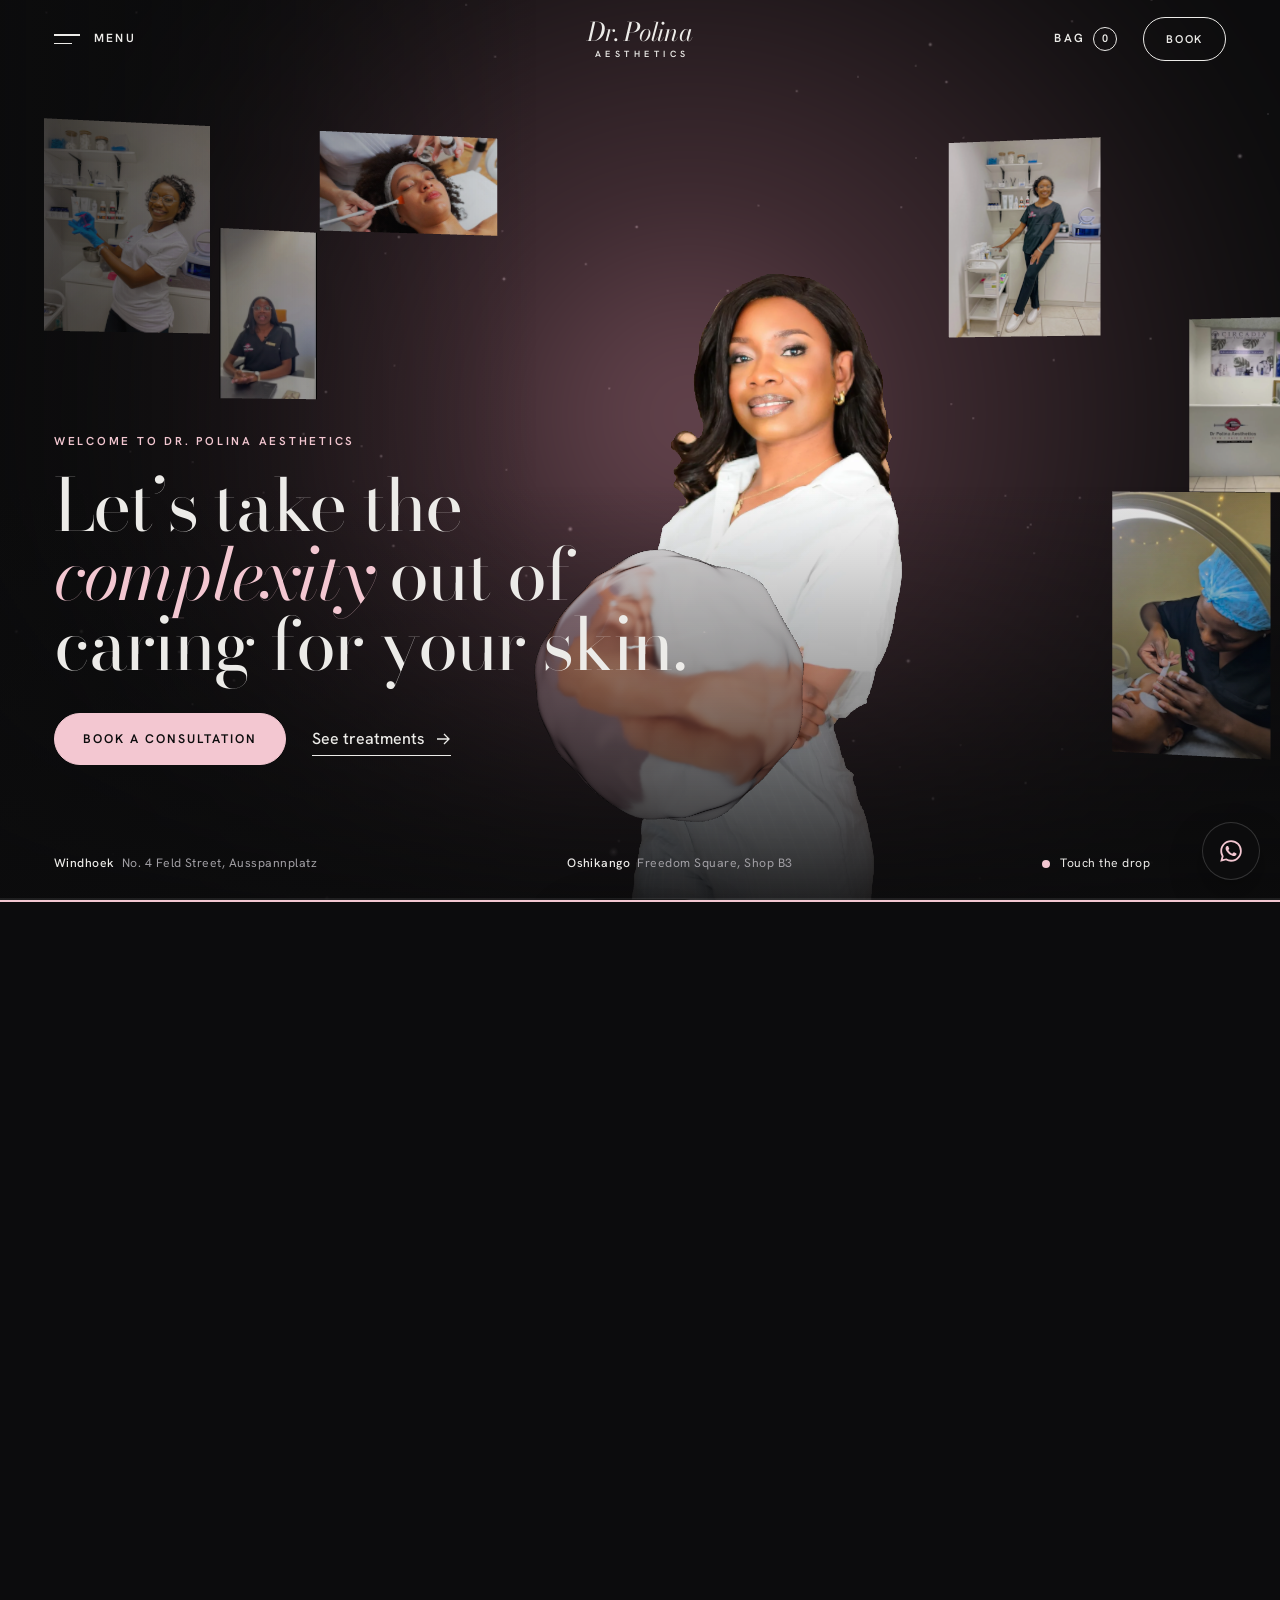
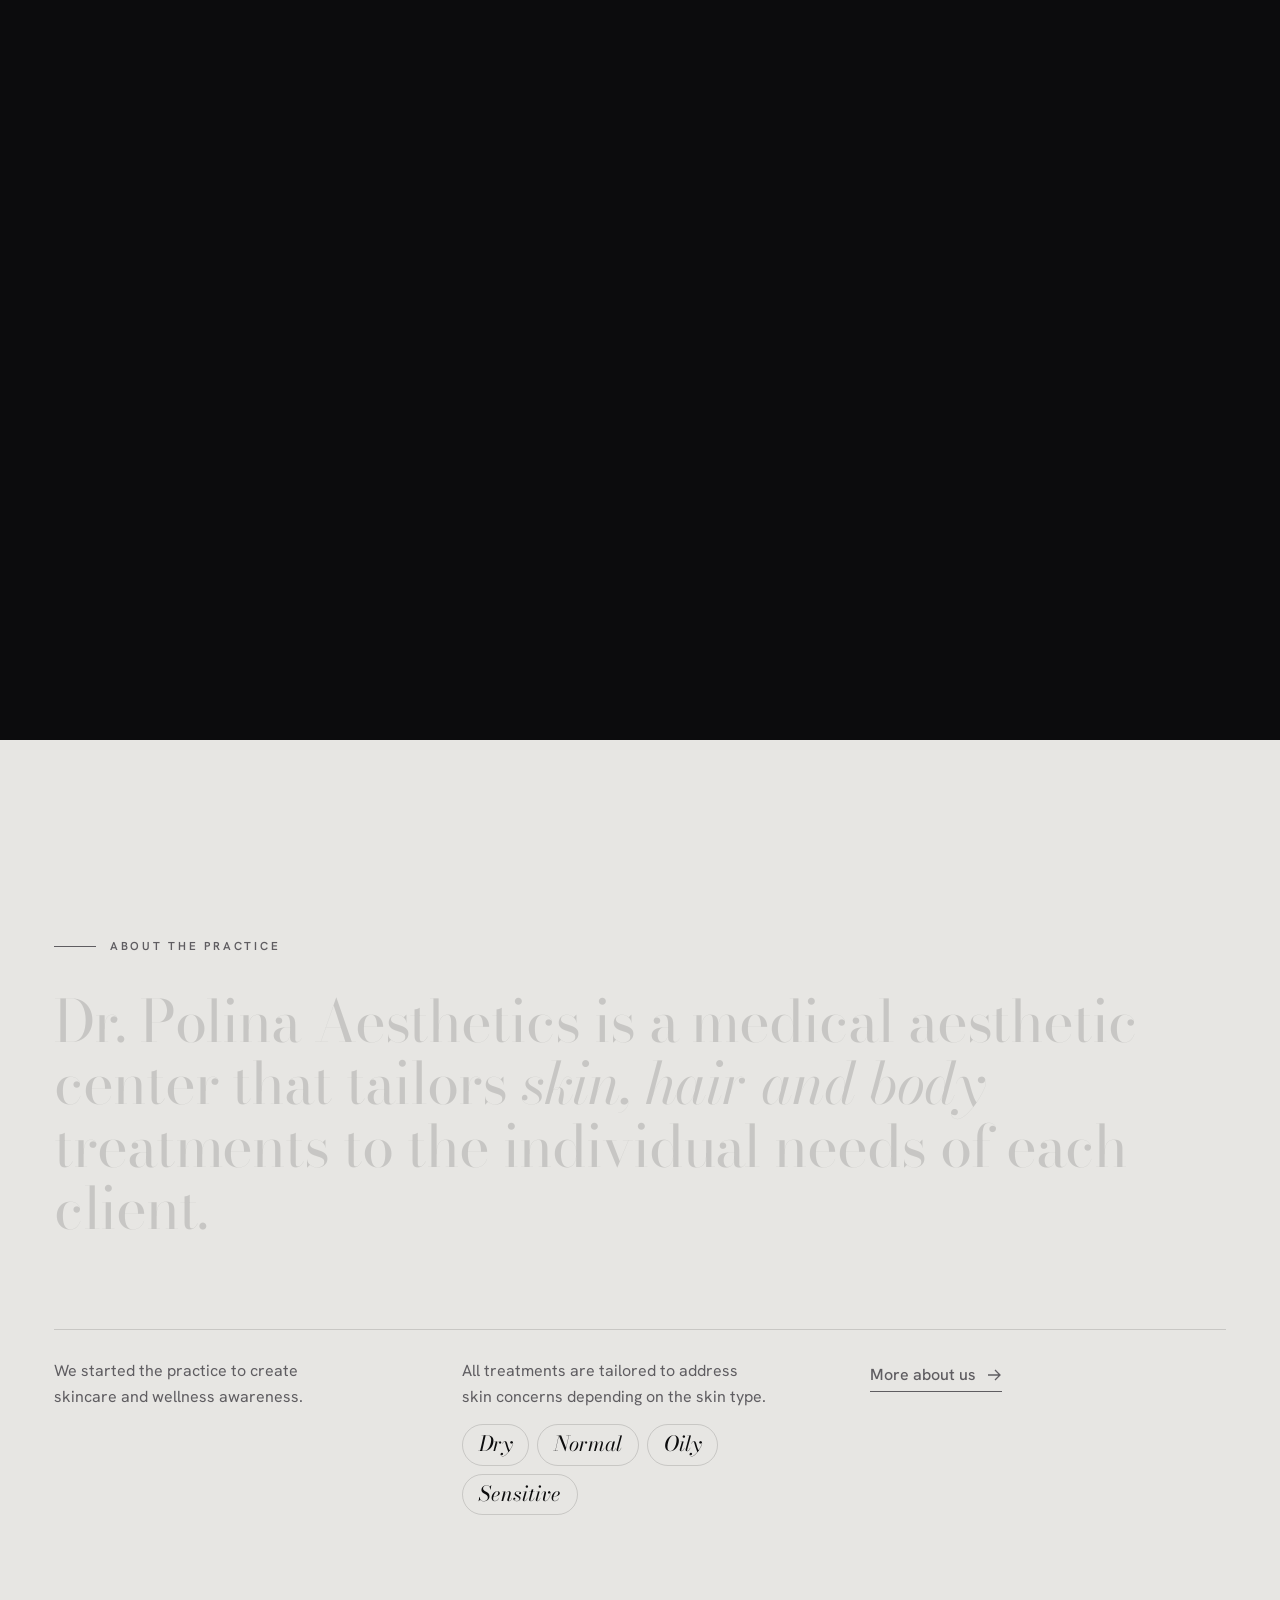
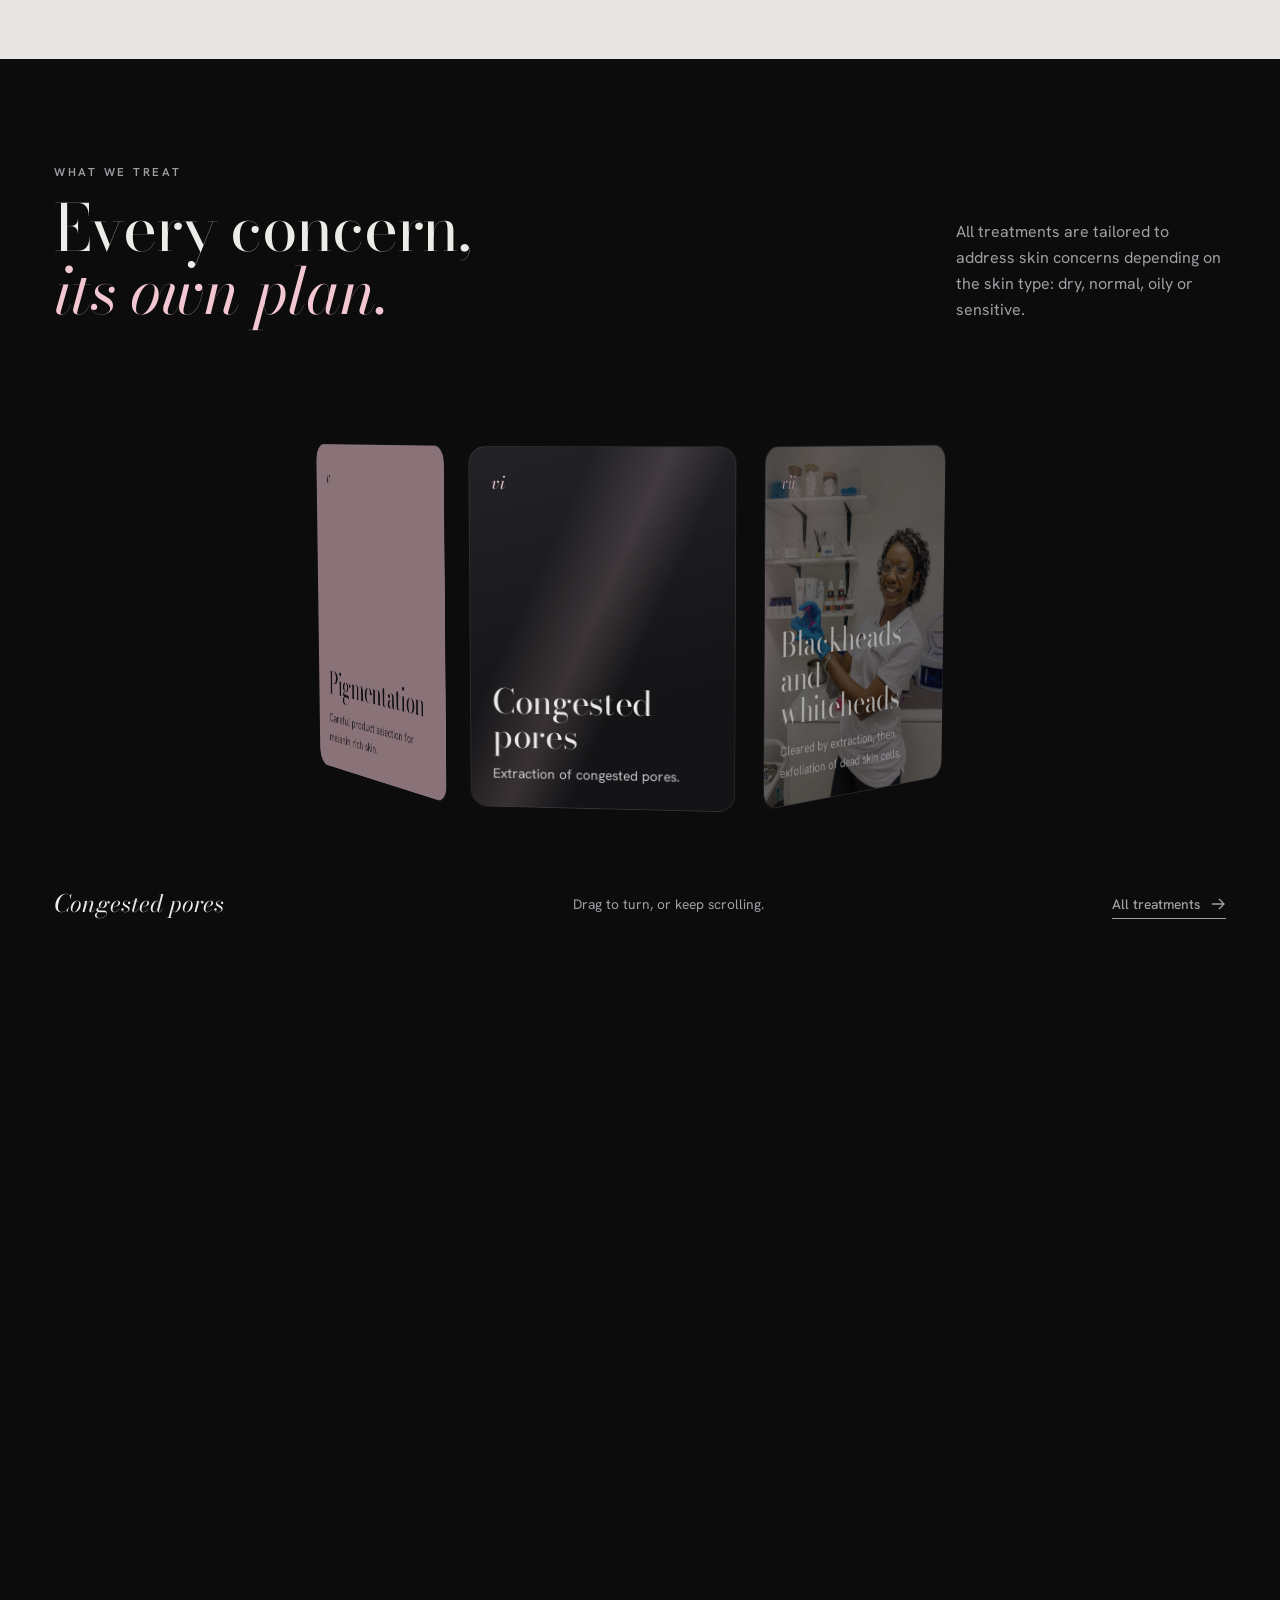
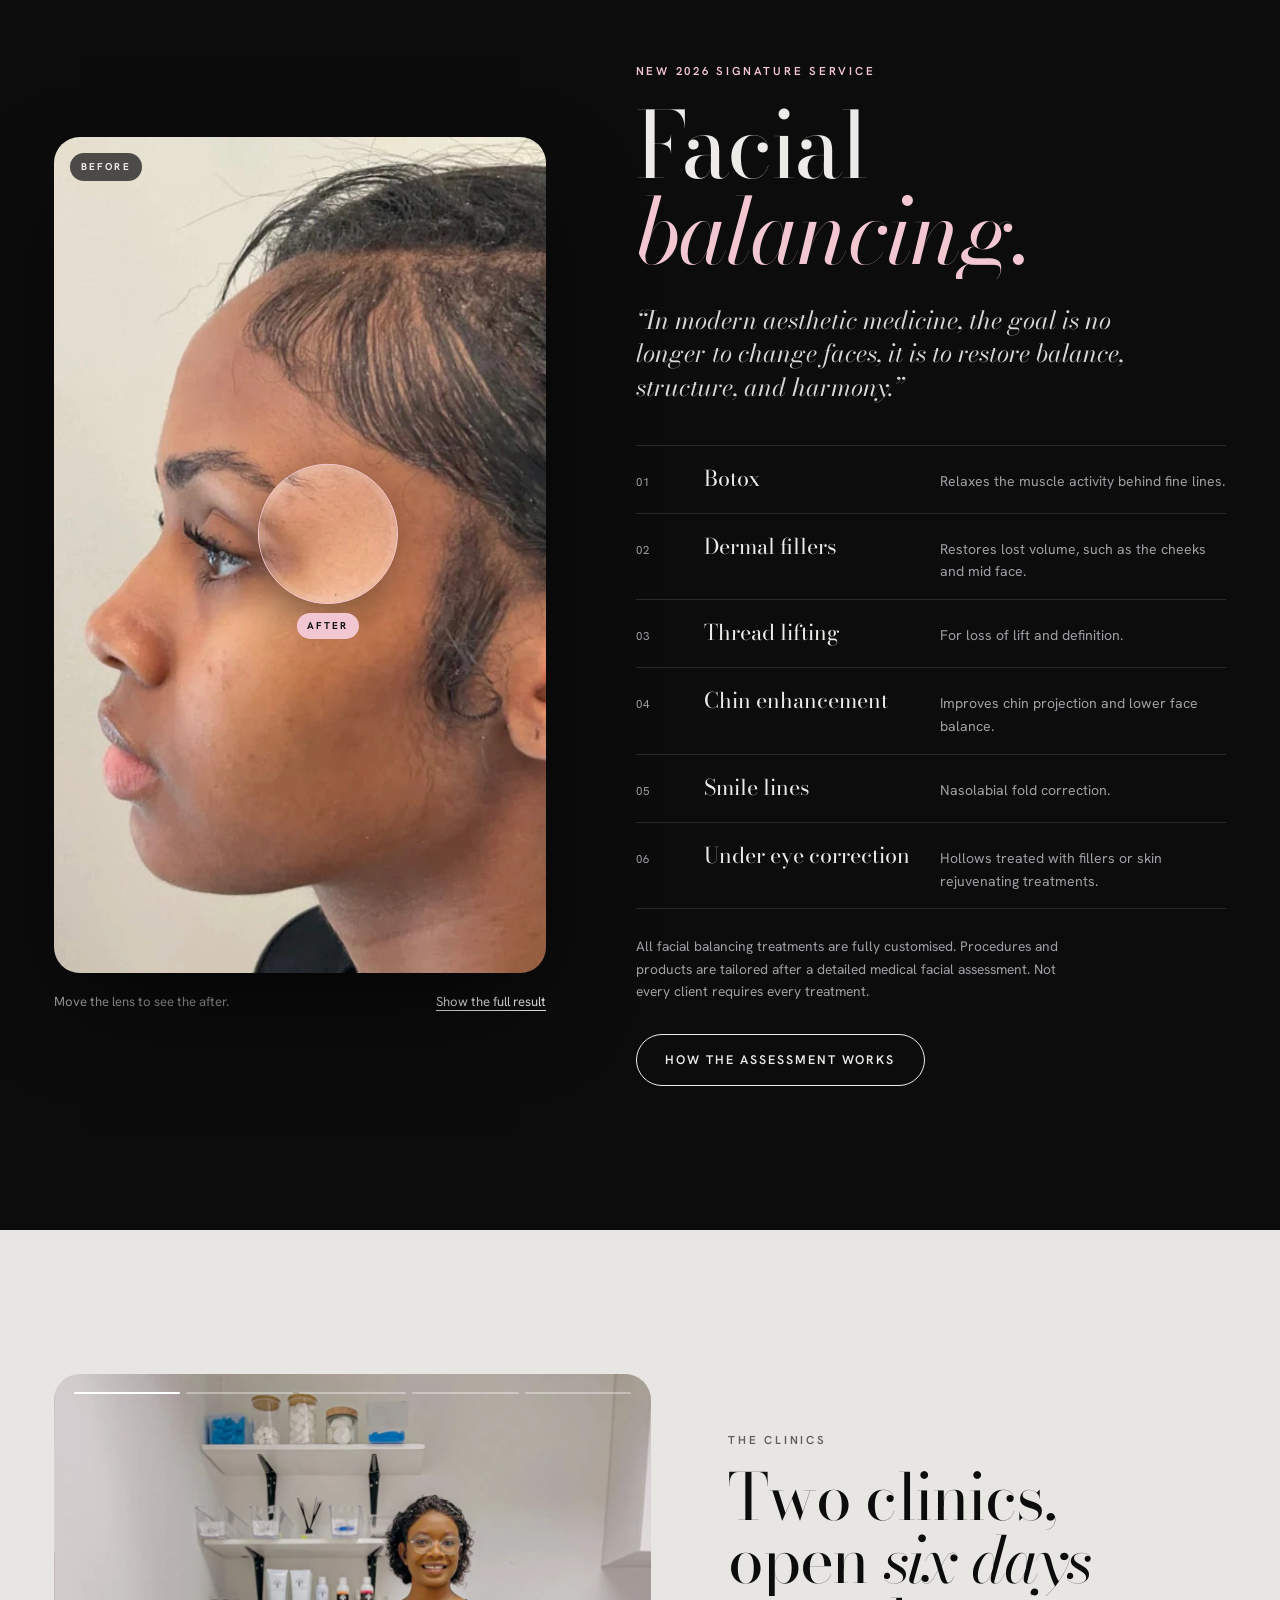
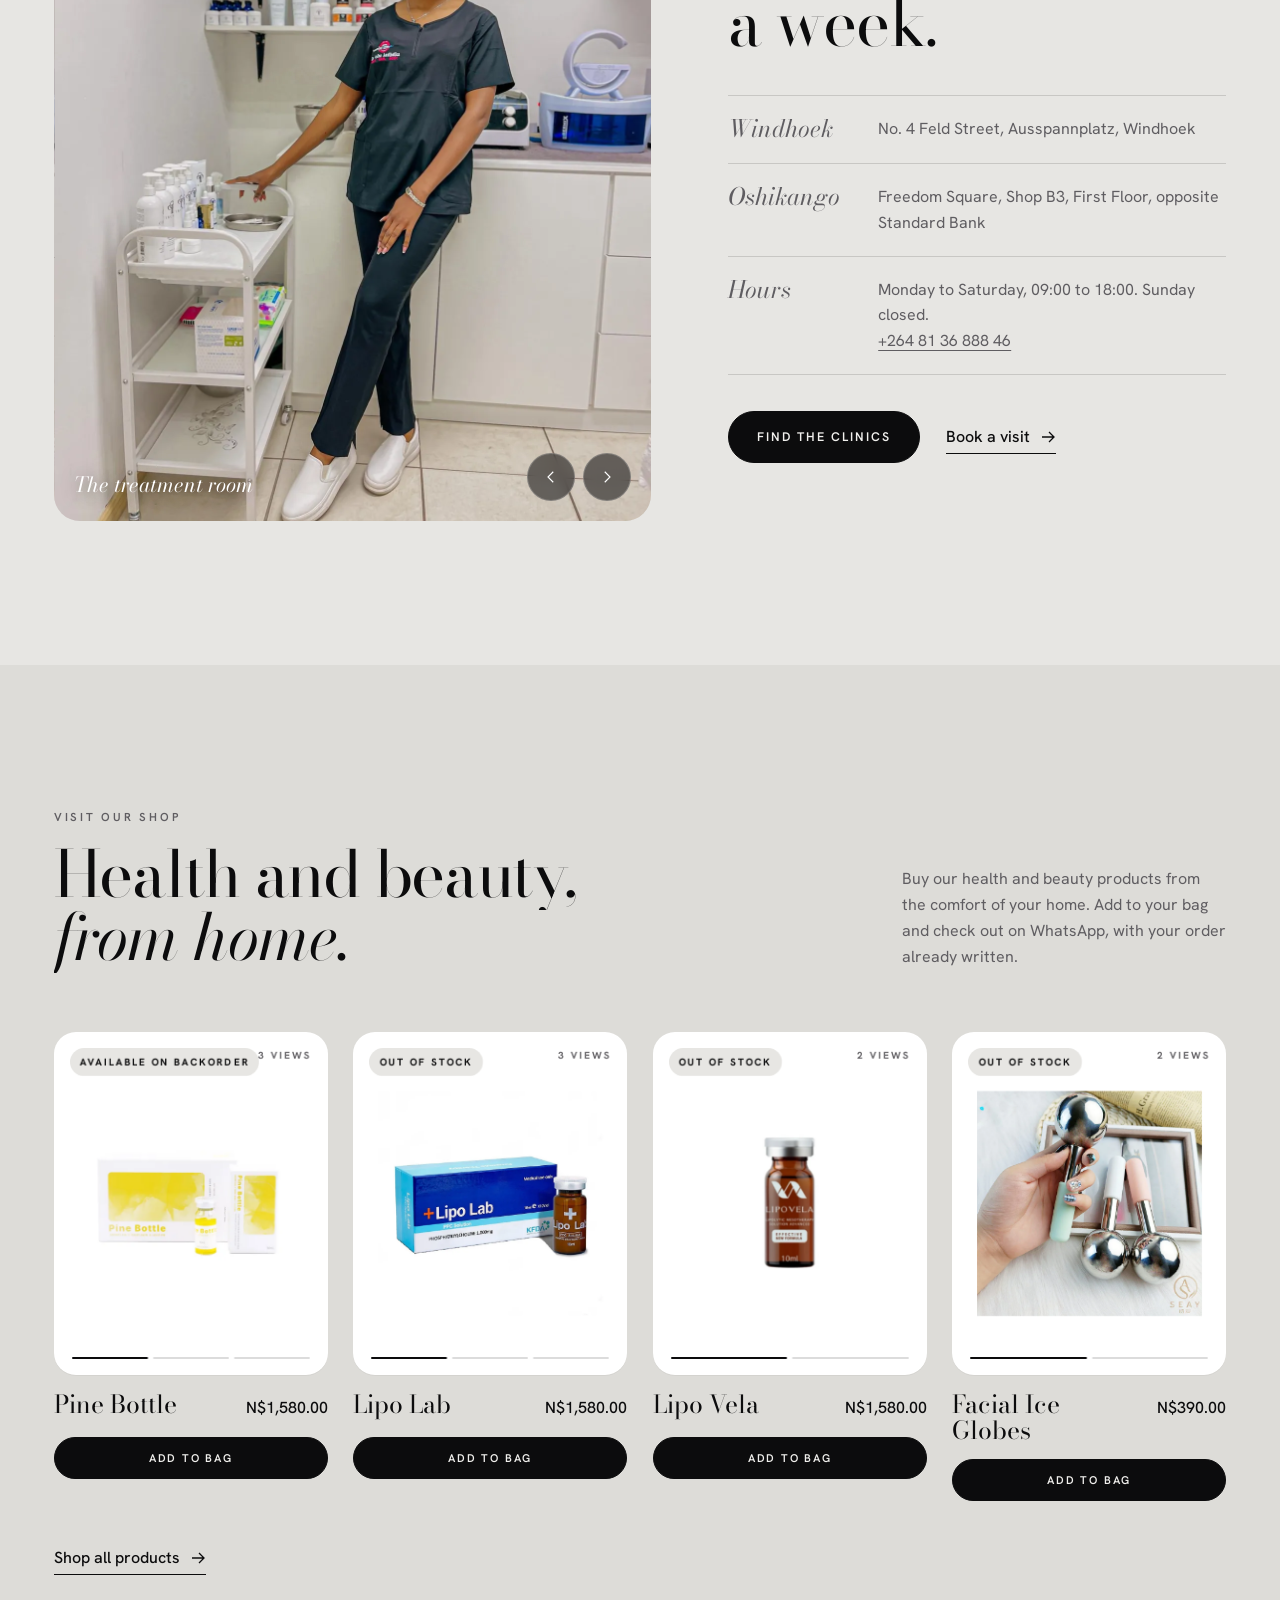
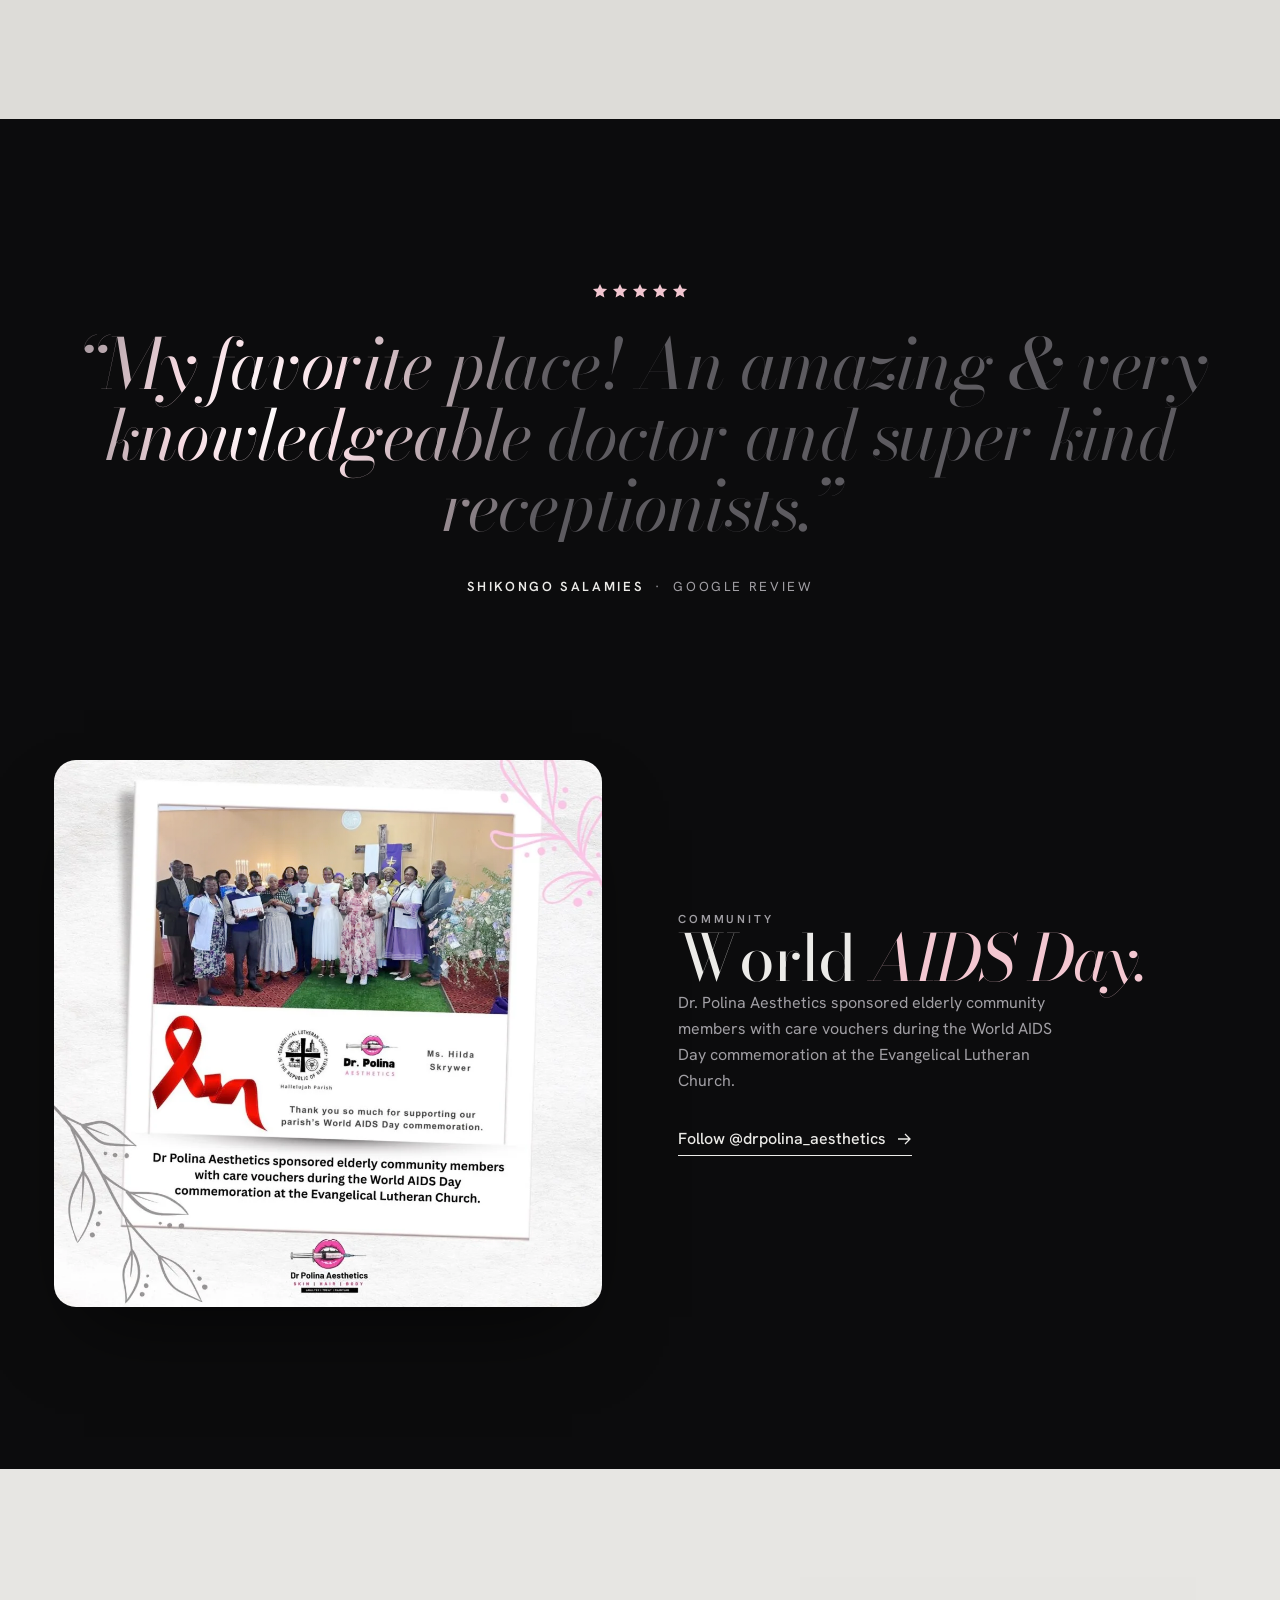
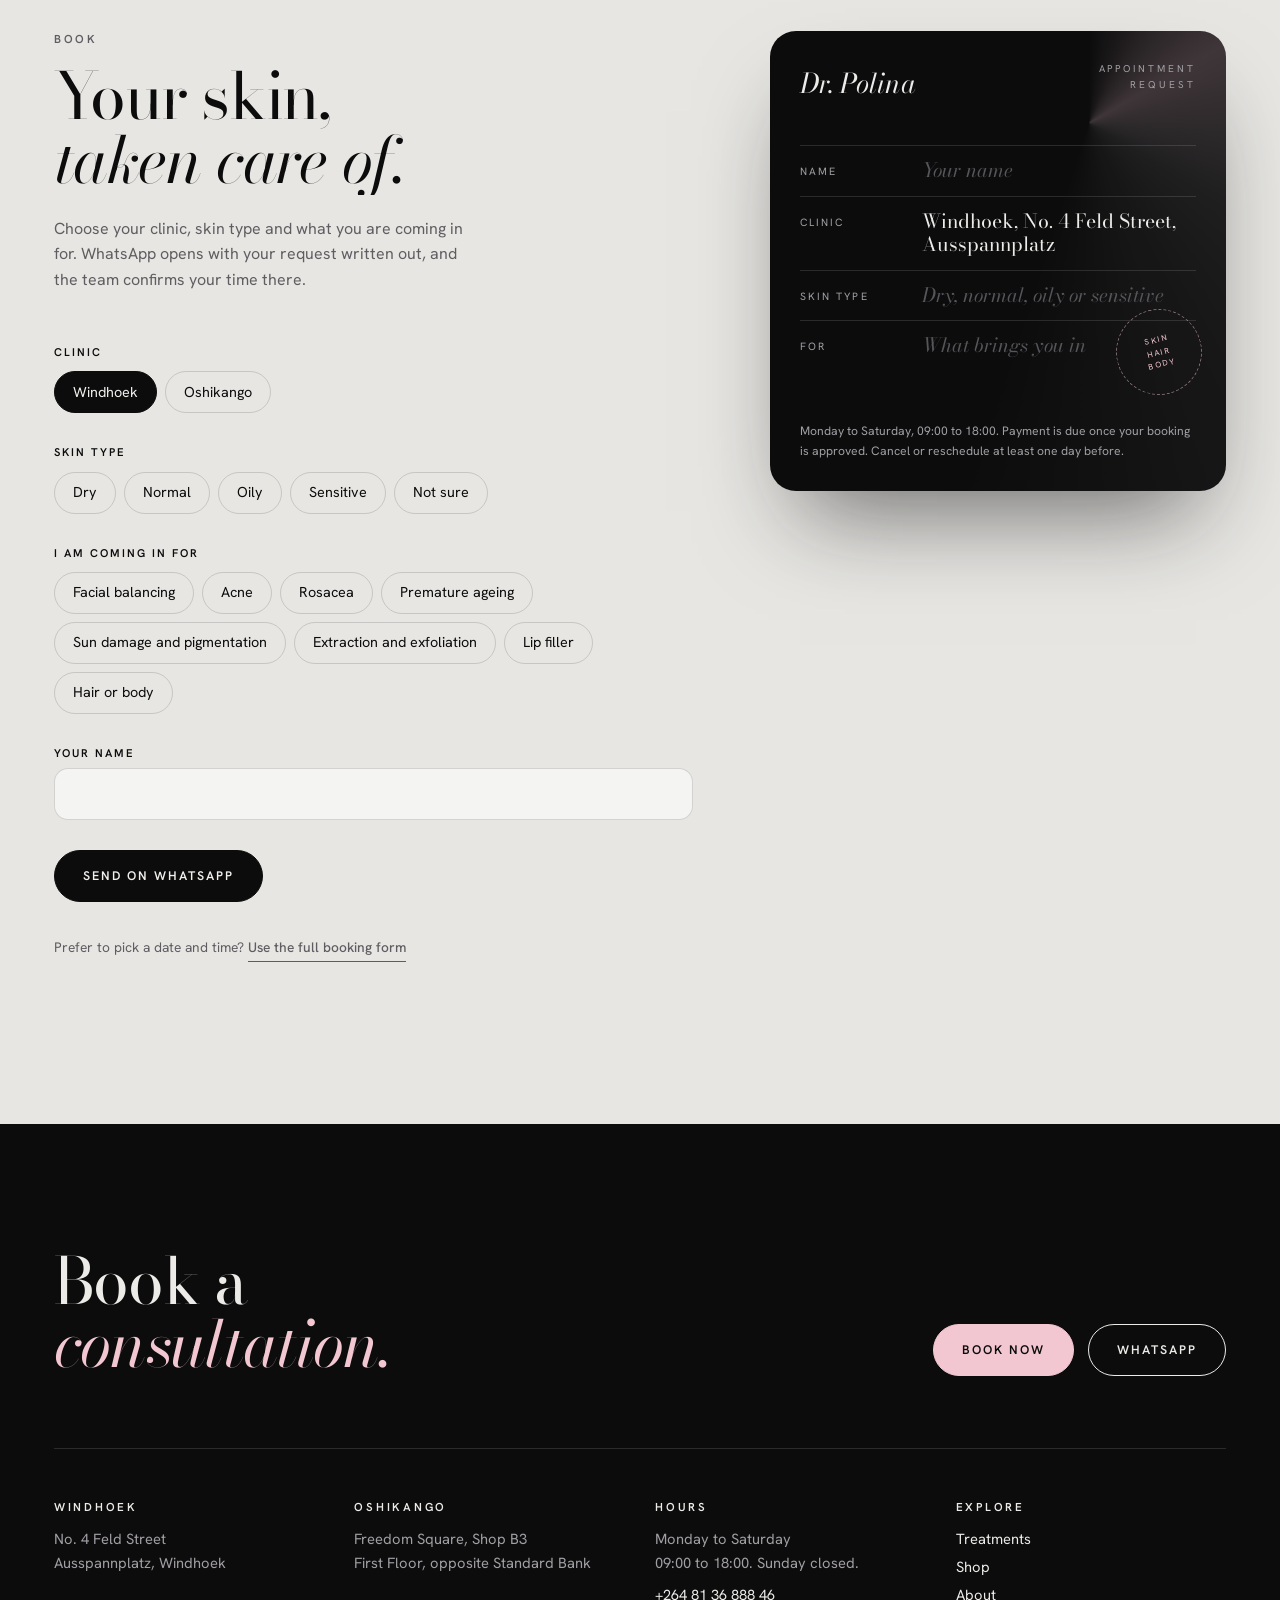
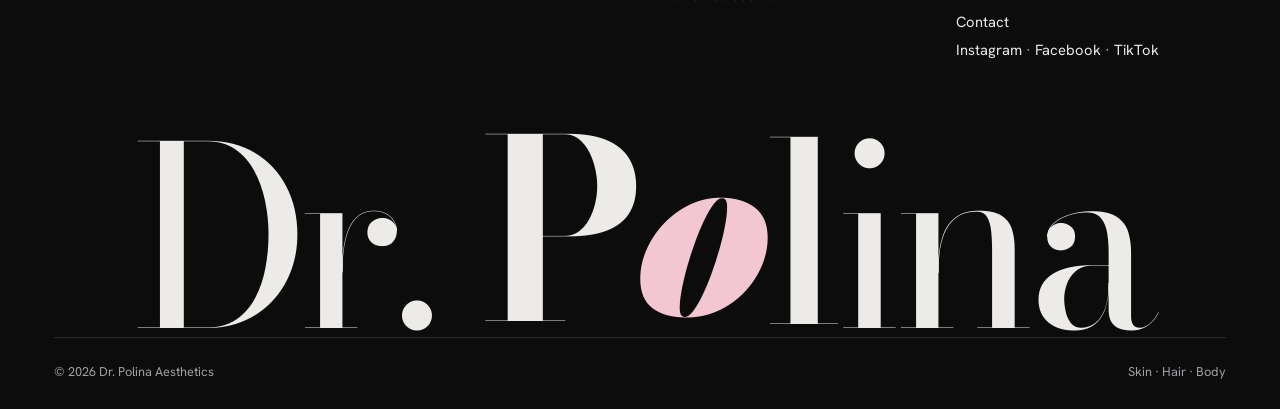
<file: index.html>
<!DOCTYPE html>
<html lang="en" data-intro>
<head>
<meta charset="utf-8">
<meta name="viewport" content="width=device-width, initial-scale=1, viewport-fit=cover">
<title>Dr. Polina Aesthetics | Skin, hair and body clinic in Windhoek and Oshikango</title>
<meta name="description" content="Dr. Polina Aesthetics is a medical aesthetic center in Windhoek and Oshikango that tailors skin, hair and body treatments to the individual needs of each client.">
<meta name="theme-color" content="#0c0c0d">
<link rel="icon" href="data:image/svg+xml,<svg xmlns='http://www.w3.org/2000/svg' viewBox='0 0 32 32'><rect width='32' height='32' rx='16' fill='%230c0c0d'/><text x='16' y='23' text-anchor='middle' font-family='Didot,Georgia,serif' font-style='italic' font-size='20' fill='%23f3c7d1'>P</text></svg>">
<link rel="preconnect" href="https://fonts.googleapis.com">
<link rel="preconnect" href="https://fonts.gstatic.com" crossorigin>
<link rel="stylesheet" href="https://fonts.googleapis.com/css2?family=Bodoni+Moda:ital,opsz,wght@0,6..96,400..900;1,6..96,400..900&family=Hanken+Grotesk:wght@300..700&display=swap" media="print" onload="this.media='all'">
<noscript><link rel="stylesheet" href="https://fonts.googleapis.com/css2?family=Bodoni+Moda:ital,opsz,wght@0,6..96,400..900;1,6..96,400..900&family=Hanken+Grotesk:wght@300..700&display=swap"></noscript>
<link rel="preload" as="image" href="images/portrait-cut.webp">
<link rel="stylesheet" href="css/main.css">
<script>!function(d){d.classList.add("js");try{var s=sessionStorage;if(s.getItem("dpa.t")||(d.hasAttribute("data-intro")&&!s.getItem("dpa.seen")))d.classList.add("is-entering");s.removeItem("dpa.t");s.setItem("dpa.seen","1")}catch(e){}}(document.documentElement)</script>
</head>
<body data-page="home">
<a class="skip" href="#main">Skip to content</a>

<header class="hdr is-dark" data-hdr>
  <button class="hdr__menu" type="button" data-menu-open aria-expanded="false" aria-controls="menu"><span class="hdr__lines" aria-hidden="true"><i></i><i></i></span><span>Menu</span></button>
  <a class="hdr__logo" href="index.html" aria-label="Dr. Polina Aesthetics, home"><em>Dr. Polina</em><span>Aesthetics</span></a>
  <div class="hdr__right">
    <button class="hdr__bag" type="button" data-bag-open><span class="hdr__bag-label">Bag</span><span data-bag-count>0</span></button>
    <a class="pill" href="booking.html" data-magnet>Book</a>
  </div>
</header>

<main id="main">

  <!-- 1. The drop -->
  <section class="hero" data-hero data-theme="dark" aria-label="Welcome">
    <div class="hero__stage">
      <div class="hero__poster" aria-hidden="true"><img src="images/portrait-cut.webp" alt=""><i></i></div>
      <canvas class="hero__gl" data-gl aria-hidden="true"></canvas>
      <div class="hero__shade" aria-hidden="true"></div>

      <div class="hero__copy" data-cue="0 0.26">
        <p class="eyebrow">Welcome to Dr. Polina Aesthetics</p>
        <h1 class="hero__title">Let&rsquo;s take the <em>complexity</em> out of caring for your skin.</h1>
        <div class="hero__actions">
          <a class="pill pill--blush" href="booking.html" data-magnet>Book a consultation</a>
          <a class="link" href="services.html">See treatments <svg class="arr" viewBox="0 0 16 16" fill="none" stroke="currentColor" stroke-width="1.3" aria-hidden="true"><path d="M2 8h12M9 3l5 5-5 5"/></svg></a>
        </div>
      </div>

      <div class="hero__mid" data-cue="0.32 0.6" aria-hidden="true"><p class="hero__big">Skin. <em>Hair.</em> Body.</p></div>

      <div class="hero__end" data-cue="0.68 1.01">
        <p class="eyebrow">Skin &middot; Hair &middot; Body</p>
        <p>A medical aesthetic center in Windhoek and Oshikango, tailoring every treatment to the individual needs of each client.</p>
      </div>

      <div class="hero__meta" data-cue="0 0.2">
        <span><b>Windhoek</b> &nbsp;No. 4 Feld Street, Ausspannplatz</span>
        <span class="m-hide"><b>Oshikango</b> &nbsp;Freedom Square, Shop B3</span>
        <span class="hero__touch"><i aria-hidden="true"></i>Touch the drop</span>
      </div>
      <div class="hero__bar" aria-hidden="true"><i></i></div>
    </div>
  </section>

  <!-- 2. Manifesto -->
  <section class="manifesto" data-theme="light" aria-labelledby="about-h">
    <div class="manifesto__inner">
      <p class="eyebrow" id="about-h">About the practice</p>
      <p class="manifesto__text" data-words>Dr. Polina Aesthetics is a medical aesthetic center that tailors <em>skin, hair and body</em> treatments to the individual needs of each client.</p>
      <div class="manifesto__foot">
        <p data-reveal>We started the practice to create skincare and wellness awareness.</p>
        <div data-reveal style="--d:120ms">
          <p>All treatments are tailored to address skin concerns depending on the skin type.</p>
          <div class="types" aria-label="Skin types"><span>Dry</span><span>Normal</span><span>Oily</span><span>Sensitive</span></div>
        </div>
        <p data-reveal style="--d:240ms"><a class="link" href="about.html">More about us <svg class="arr" viewBox="0 0 16 16" fill="none" stroke="currentColor" stroke-width="1.3" aria-hidden="true"><path d="M2 8h12M9 3l5 5-5 5"/></svg></a></p>
      </div>
    </div>
  </section>

  <!-- 3. The ring -->
  <section class="ring" data-ring data-theme="dark" aria-labelledby="ring-h">
    <div class="ring__stage">
      <div class="ring__head">
        <div>
          <p class="eyebrow eyebrow--blush">What we treat</p>
          <h2 class="h2" id="ring-h" style="margin-top:16px">Every concern, <em>its own plan.</em></h2>
        </div>
        <p>All treatments are tailored to address skin concerns depending on the skin type: dry, normal, oily or sensitive.</p>
      </div>
      <div class="ring__view" data-cursor="Drag" tabindex="0" aria-label="Skin concerns we treat. Use the arrow keys to turn.">
        <div class="ring__track" data-ring-track>
          <a class="rcard" href="services.html#skin" data-name="Acne"><span class="rcard__img"><img src="images/skin-treatment.webp" alt="" loading="lazy"></span><span class="rcard__no">i</span><span class="rcard__body"><h3>Acne</h3><p>Every treatment is tailored to your skin type.</p></span></a>
          <a class="rcard" href="services.html#skin" data-name="Rosacea"><span class="rcard__no">ii</span><span class="rcard__body"><h3>Rosacea</h3><p>Dry, normal, oily or sensitive: the plan follows your skin.</p></span></a>
          <a class="rcard" href="services.html#skin" data-name="Premature ageing"><span class="rcard__no">iii</span><span class="rcard__body"><h3>Premature ageing</h3><p>Skin rejuvenating treatments and facial balancing.</p></span></a>
          <a class="rcard" href="services.html#skin" data-name="Sun damage"><span class="rcard__img"><img src="images/clinic-treatment.webp" alt="" loading="lazy"></span><span class="rcard__no">iv</span><span class="rcard__body"><h3>Sun damage</h3><p>Addressed as part of a tailored skin plan.</p></span></a>
          <a class="rcard rcard--blush" href="services.html#skin" data-name="Pigmentation"><span class="rcard__no">v</span><span class="rcard__body"><h3>Pigmentation</h3><p>Careful product selection for melanin rich skin.</p></span></a>
          <a class="rcard" href="services.html#clearing" data-name="Congested pores"><span class="rcard__no">vi</span><span class="rcard__body"><h3>Congested pores</h3><p>Extraction of congested pores.</p></span></a>
          <a class="rcard" href="services.html#clearing" data-name="Blackheads"><span class="rcard__img"><img src="images/clinic-shelves.webp" alt="" loading="lazy"></span><span class="rcard__no">vii</span><span class="rcard__body"><h3>Blackheads and whiteheads</h3><p>Cleared by extraction, then exfoliation of dead skin cells.</p></span></a>
          <a class="rcard" href="services.html#clearing" data-name="Ingrown hairs"><span class="rcard__no">viii</span><span class="rcard__body"><h3>Ingrown hairs</h3><p>Extraction as part of the same visit.</p></span></a>
        </div>
      </div>
      <div class="ring__foot">
        <span class="ring__now" data-ring-now aria-hidden="true">Acne</span>
        <p>Drag to turn, or keep scrolling.</p>
        <a class="link" href="services.html">All treatments <svg class="arr" viewBox="0 0 16 16" fill="none" stroke="currentColor" stroke-width="1.3" aria-hidden="true"><path d="M2 8h12M9 3l5 5-5 5"/></svg></a>
      </div>
    </div>
  </section>

  <!-- 4. Facial balancing, the lens -->
  <section class="balance" id="facial-balancing" data-theme="dark" aria-labelledby="fb-h">
    <div class="balance__media" data-reveal>
      <div class="lens" data-lens tabindex="0" data-cursor="Look" role="img" aria-label="Side profile before and after facial balancing. Inside the lens you see the after result. Arrow keys move the lens.">
        <img src="images/balance-before.webp" alt="" width="530" height="900">
        <div class="lens__after"><img src="images/balance-after.webp" alt="" width="530" height="900"></div>
        <span class="lens__ring" aria-hidden="true"></span>
        <span class="lens__tag">Before</span>
      </div>
      <div class="lens__ui"><span>Move the lens to see the after.</span><button class="lens__toggle" type="button" data-lens-toggle aria-pressed="false">Show the full result</button></div>
    </div>
    <div class="balance__copy">
      <p class="eyebrow eyebrow--blush">New 2026 signature service</p>
      <h2 class="h1" id="fb-h" data-split>Facial<br><em>balancing.</em></h2>
      <blockquote data-reveal>&ldquo;In modern aesthetic medicine, the goal is no longer to change faces, it is to restore balance, structure, and harmony.&rdquo;</blockquote>
      <ol class="tlist" data-reveal>
        <li><b>Botox</b><span>Relaxes the muscle activity behind fine lines.</span></li>
        <li><b>Dermal fillers</b><span>Restores lost volume, such as the cheeks and mid face.</span></li>
        <li><b>Thread lifting</b><span>For loss of lift and definition.</span></li>
        <li><b>Chin enhancement</b><span>Improves chin projection and lower face balance.</span></li>
        <li><b>Smile lines</b><span>Nasolabial fold correction.</span></li>
        <li><b>Under eye correction</b><span>Hollows treated with fillers or skin rejuvenating treatments.</span></li>
      </ol>
      <p class="balance__note">All facial balancing treatments are fully customised. Procedures and products are tailored after a detailed medical facial assessment. Not every client requires every treatment.</p>
      <a class="pill" href="services.html#facial-balancing" data-magnet>How the assessment works</a>
    </div>
  </section>

  <!-- 5. Clinics -->
  <section class="clinics" data-theme="light" aria-labelledby="cl-h">
    <div class="slices" data-slices data-cursor="Next" data-reveal>
      <img src="images/clinic-room.webp" alt="The treatment room at Dr. Polina Aesthetics" data-cap="The treatment room">
      <img src="images/clinic-shelves.webp" alt="Standing by the product shelves in the treatment room" data-cap="Prepared for every visit">
      <img src="images/clinic-reception.webp" alt="The reception desk" data-cap="Reception">
      <img src="images/clinic-treatment.webp" alt="A treatment in progress" data-cap="In treatment">
      <img src="images/clinic-desk.webp" alt="Consultation at the desk" data-cap="Every plan starts with a consultation">
    </div>
    <div class="clinics__copy">
      <p class="eyebrow">The clinics</p>
      <h2 class="h2" id="cl-h" style="margin-top:18px" data-split>Two clinics,<br>open <em>six days</em><br>a week.</h2>
      <div class="addr" data-reveal>
        <div><p class="serif">Windhoek</p><p>No. 4 Feld Street, Ausspannplatz, Windhoek</p></div>
        <div><p class="serif">Oshikango</p><p>Freedom Square, Shop B3, First Floor, opposite Standard Bank</p></div>
        <div><p class="serif">Hours</p><p>Monday to Saturday, 09:00 to 18:00. Sunday closed.<br><a href="tel:+264813688846">+264 81 36 888 46</a></p></div>
      </div>
      <div class="actions">
        <a class="pill pill--ink" href="contact.html" data-magnet>Find the clinics</a>
        <a class="link" href="booking.html">Book a visit <svg class="arr" viewBox="0 0 16 16" fill="none" stroke="currentColor" stroke-width="1.3" aria-hidden="true"><path d="M2 8h12M9 3l5 5-5 5"/></svg></a>
      </div>
    </div>
  </section>

  <!-- 6. Shop -->
  <section class="shopband" data-theme="light" aria-labelledby="sh-h">
    <div class="band__head">
      <div>
        <p class="eyebrow">Visit our shop</p>
        <h2 class="h2" id="sh-h" style="margin-top:18px" data-split>Health and beauty,<br><em>from home.</em></h2>
      </div>
      <p>Buy our health and beauty products from the comfort of your home. Add to your bag and check out on WhatsApp, with your order already written.</p>
    </div>
    <div class="pgrid" data-products="teaser"></div>
    <p style="margin-top:40px"><a class="link" href="shop.html">Shop all products <svg class="arr" viewBox="0 0 16 16" fill="none" stroke="currentColor" stroke-width="1.3" aria-hidden="true"><path d="M2 8h12M9 3l5 5-5 5"/></svg></a></p>
  </section>

  <!-- 7. Words -->
  <section class="words" data-theme="dark" aria-label="What clients say">
    <figure class="review" data-spot>
      <div class="stars" aria-label="Five stars"><svg viewBox="0 0 16 16" fill="currentColor"><path d="M8 1l2.1 4.6 5 .5-3.8 3.4 1.1 4.9L8 11.9 3.6 14.4l1.1-4.9L.9 6.1l5-.5z"/></svg><svg viewBox="0 0 16 16" fill="currentColor"><path d="M8 1l2.1 4.6 5 .5-3.8 3.4 1.1 4.9L8 11.9 3.6 14.4l1.1-4.9L.9 6.1l5-.5z"/></svg><svg viewBox="0 0 16 16" fill="currentColor"><path d="M8 1l2.1 4.6 5 .5-3.8 3.4 1.1 4.9L8 11.9 3.6 14.4l1.1-4.9L.9 6.1l5-.5z"/></svg><svg viewBox="0 0 16 16" fill="currentColor"><path d="M8 1l2.1 4.6 5 .5-3.8 3.4 1.1 4.9L8 11.9 3.6 14.4l1.1-4.9L.9 6.1l5-.5z"/></svg><svg viewBox="0 0 16 16" fill="currentColor"><path d="M8 1l2.1 4.6 5 .5-3.8 3.4 1.1 4.9L8 11.9 3.6 14.4l1.1-4.9L.9 6.1l5-.5z"/></svg></div>
      <blockquote>&ldquo;My favorite place! An amazing &amp; very knowledgeable doctor and super kind receptionists.&rdquo;</blockquote>
      <figcaption><b>Shikongo Salamies</b> &nbsp;&middot;&nbsp; Google review</figcaption>
    </figure>

    <div class="community">
      <div class="tilt" data-tilt="7" data-reveal><div class="tilt__in"><img src="images/community-aids-day.webp" alt="Thank you card from the World AIDS Day commemoration at the Evangelical Lutheran Church" loading="lazy" width="1024" height="1024"></div></div>
      <div data-reveal style="--d:120ms">
        <p class="eyebrow eyebrow--blush">Community</p>
        <h3 class="h2">World <em>AIDS Day.</em></h3>
        <p>Dr. Polina Aesthetics sponsored elderly community members with care vouchers during the World AIDS Day commemoration at the Evangelical Lutheran Church.</p>
        <a class="link" href="https://www.instagram.com/drpolina_aesthetics/" target="_blank" rel="noopener">Follow @drpolina_aesthetics <svg class="arr" viewBox="0 0 16 16" fill="none" stroke="currentColor" stroke-width="1.3" aria-hidden="true"><path d="M2 8h12M9 3l5 5-5 5"/></svg></a>
      </div>
    </div>
  </section>

  <!-- 8. Consultation card -->
  <section class="consult" id="consult" data-theme="light" aria-labelledby="co-h">
    <div class="consult__intro">
      <p class="eyebrow">Book</p>
      <h2 class="h2" id="co-h" data-split>Your skin,<br><em>taken care of.</em></h2>
      <p>Choose your clinic, skin type and what you are coming in for. WhatsApp opens with your request written out, and the team confirms your time there.</p>
      <form class="consult__form" data-consult data-card="apcard" novalidate>
        <fieldset class="fs"><legend>Clinic</legend><div class="chips">
          <label class="chip"><input type="radio" name="clinic" value="Windhoek, No. 4 Feld Street, Ausspannplatz" checked><span>Windhoek</span></label>
          <label class="chip"><input type="radio" name="clinic" value="Oshikango, Freedom Square, Shop B3"><span>Oshikango</span></label>
        </div></fieldset>
        <fieldset class="fs"><legend>Skin type</legend><div class="chips">
          <label class="chip"><input type="radio" name="skin" value="Dry"><span>Dry</span></label>
          <label class="chip"><input type="radio" name="skin" value="Normal"><span>Normal</span></label>
          <label class="chip"><input type="radio" name="skin" value="Oily"><span>Oily</span></label>
          <label class="chip"><input type="radio" name="skin" value="Sensitive"><span>Sensitive</span></label>
          <label class="chip"><input type="radio" name="skin" value="Not sure"><span>Not sure</span></label>
        </div></fieldset>
        <fieldset class="fs"><legend>I am coming in for</legend><div class="chips">
          <label class="chip"><input type="radio" name="concern" value="Facial assessment for facial balancing"><span>Facial balancing</span></label>
          <label class="chip"><input type="radio" name="concern" value="Acne"><span>Acne</span></label>
          <label class="chip"><input type="radio" name="concern" value="Rosacea"><span>Rosacea</span></label>
          <label class="chip"><input type="radio" name="concern" value="Premature ageing"><span>Premature ageing</span></label>
          <label class="chip"><input type="radio" name="concern" value="Sun damage and pigmentation"><span>Sun damage and pigmentation</span></label>
          <label class="chip"><input type="radio" name="concern" value="Extraction and exfoliation"><span>Extraction and exfoliation</span></label>
          <label class="chip"><input type="radio" name="concern" value="Lip filler"><span>Lip filler</span></label>
          <label class="chip"><input type="radio" name="concern" value="Hair or body treatment"><span>Hair or body</span></label>
        </div></fieldset>
        <div class="field" data-req><label for="c-name">Your name</label><input id="c-name" name="name" autocomplete="name"><span class="field__err">Please add your name.</span></div>
        <div><button class="pill pill--ink" type="submit" data-magnet><span>Send on WhatsApp</span></button></div>
        <p class="small soft">Prefer to pick a date and time? <a class="link" href="booking.html">Use the full booking form</a></p>
      </form>
    </div>
    <div class="consult__side">
      <div class="apcard" data-tilt="6" id="apcard" aria-hidden="true">
        <div class="apcard__in">
          <div class="apcard__top"><em>Dr. Polina</em><span>Appointment<br>request</span></div>
          <dl>
            <div><dt>Name</dt><dd data-k="name" data-empty="Your name"></dd></div>
            <div><dt>Clinic</dt><dd data-k="clinic" data-empty="Choose a clinic"></dd></div>
            <div><dt>Skin type</dt><dd data-k="skin" data-empty="Dry, normal, oily or sensitive"></dd></div>
            <div><dt>For</dt><dd data-k="concern" data-empty="What brings you in"></dd></div>
          </dl>
          <span class="apcard__seal">Skin<br>Hair<br>Body</span>
          <div class="apcard__foot"><p>Monday to Saturday, 09:00 to 18:00. Payment is due once your booking is approved. Cancel or reschedule at least one day before.</p></div>
        </div>
      </div>
    </div>
  </section>

</main>

<footer class="foot" data-theme="dark">
  <div class="foot__cta">
    <h2 class="h2" data-split>Book a<br><em>consultation.</em></h2>
    <div style="display:flex;gap:14px;flex-wrap:wrap">
      <a class="pill pill--blush" href="booking.html" data-magnet>Book now</a>
      <a class="pill" href="https://wa.me/264813688846" target="_blank" rel="noopener" data-magnet>WhatsApp</a>
    </div>
  </div>
  <div class="foot__grid">
    <div><p class="eyebrow">Windhoek</p><p>No. 4 Feld Street<br>Ausspannplatz, Windhoek</p></div>
    <div><p class="eyebrow">Oshikango</p><p>Freedom Square, Shop B3<br>First Floor, opposite Standard Bank</p></div>
    <div><p class="eyebrow">Hours</p><p>Monday to Saturday<br>09:00 to 18:00. Sunday closed.</p><p style="margin-top:8px"><a href="tel:+264813688846">+264 81 36 888 46</a></p></div>
    <div><p class="eyebrow">Explore</p><ul><li><a href="services.html">Treatments</a></li><li><a href="shop.html">Shop</a></li><li><a href="about.html">About</a></li><li><a href="contact.html">Contact</a></li><li><a href="https://www.instagram.com/drpolina_aesthetics/" target="_blank" rel="noopener">Instagram</a> &middot; <a href="https://www.facebook.com/drp.medspa" target="_blank" rel="noopener">Facebook</a> &middot; <a href="https://www.tiktok.com/@drpolina_aesthetics" target="_blank" rel="noopener">TikTok</a></li></ul></div>
  </div>
  <p class="foot__mark" data-mark aria-hidden="true">Dr. Polina</p>
  <div class="foot__base"><span>&copy; <span data-year>2026</span> Dr. Polina Aesthetics</span><span>Skin &middot; Hair &middot; Body</span></div>
</footer>

<script src="js/products.js"></script>
<script src="js/app.js"></script>
<script type="module" src="js/hero.js"></script>
</body>
</html>
</file>
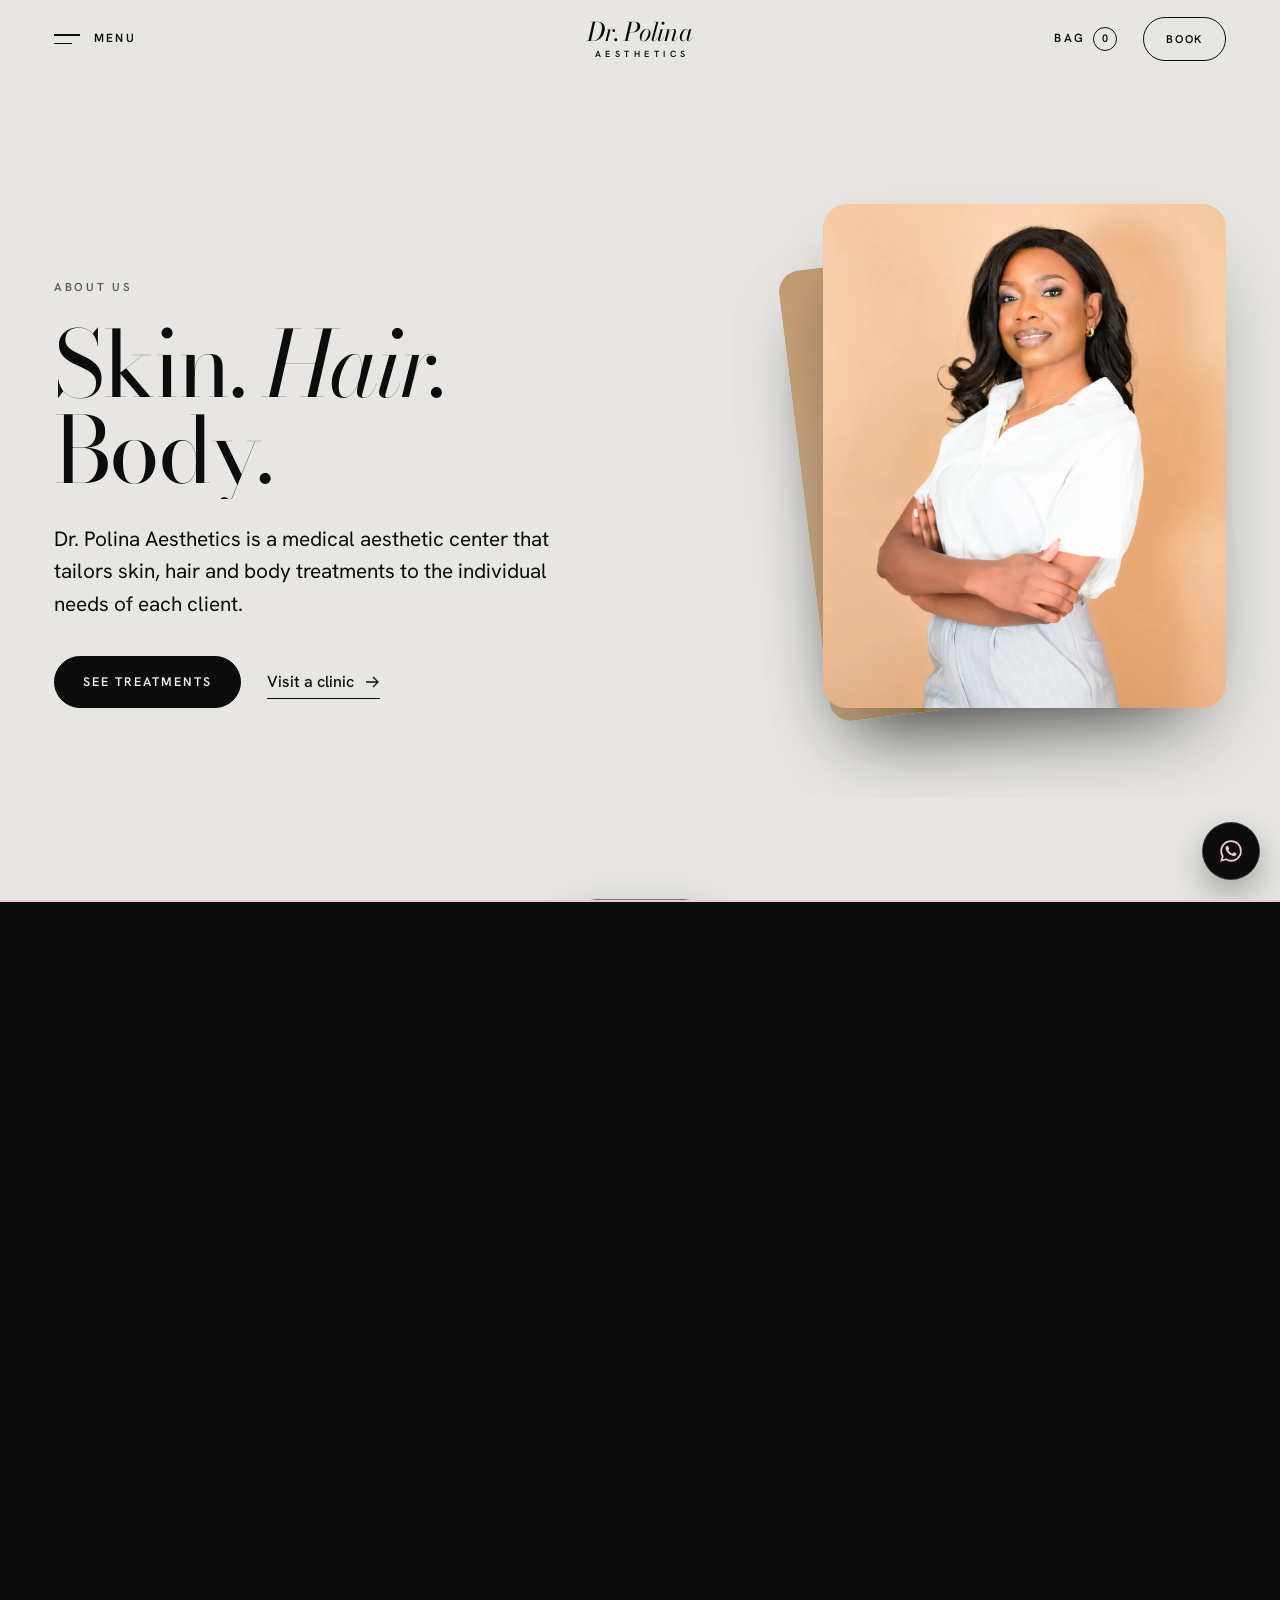
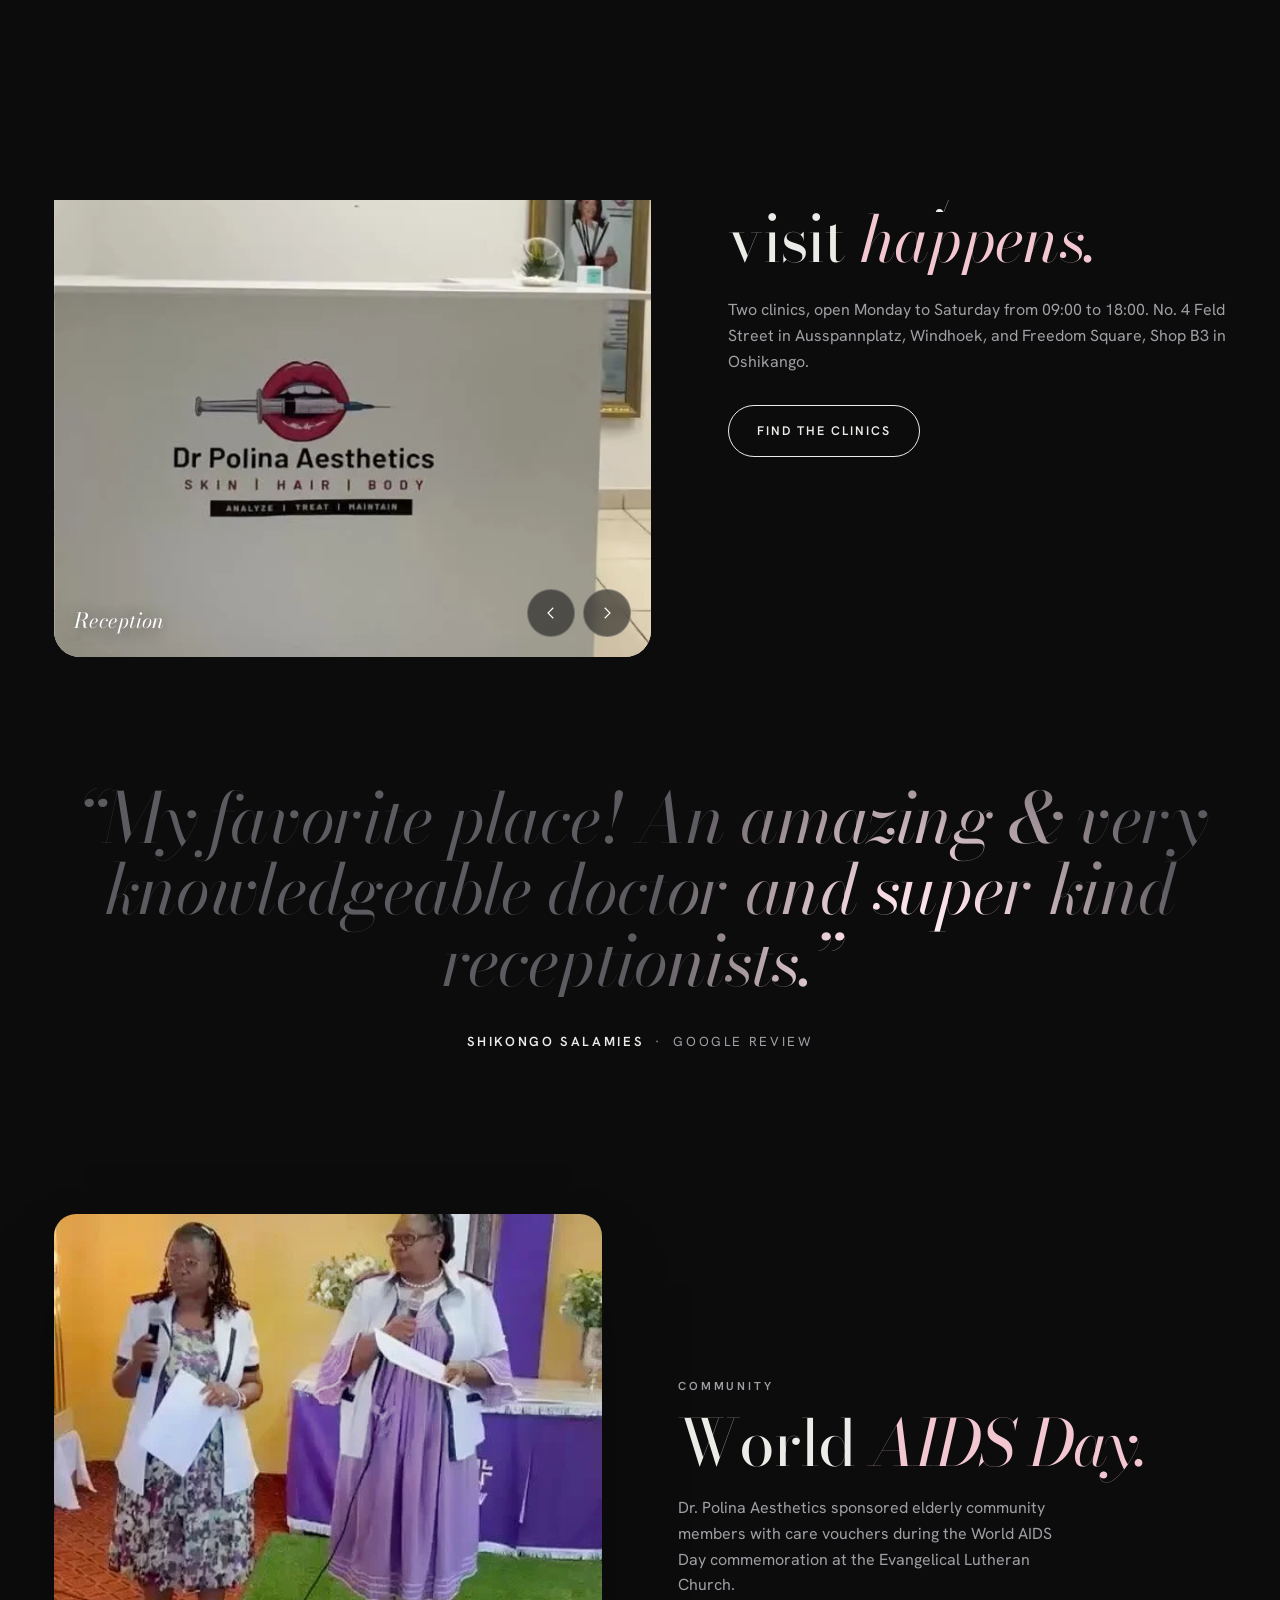
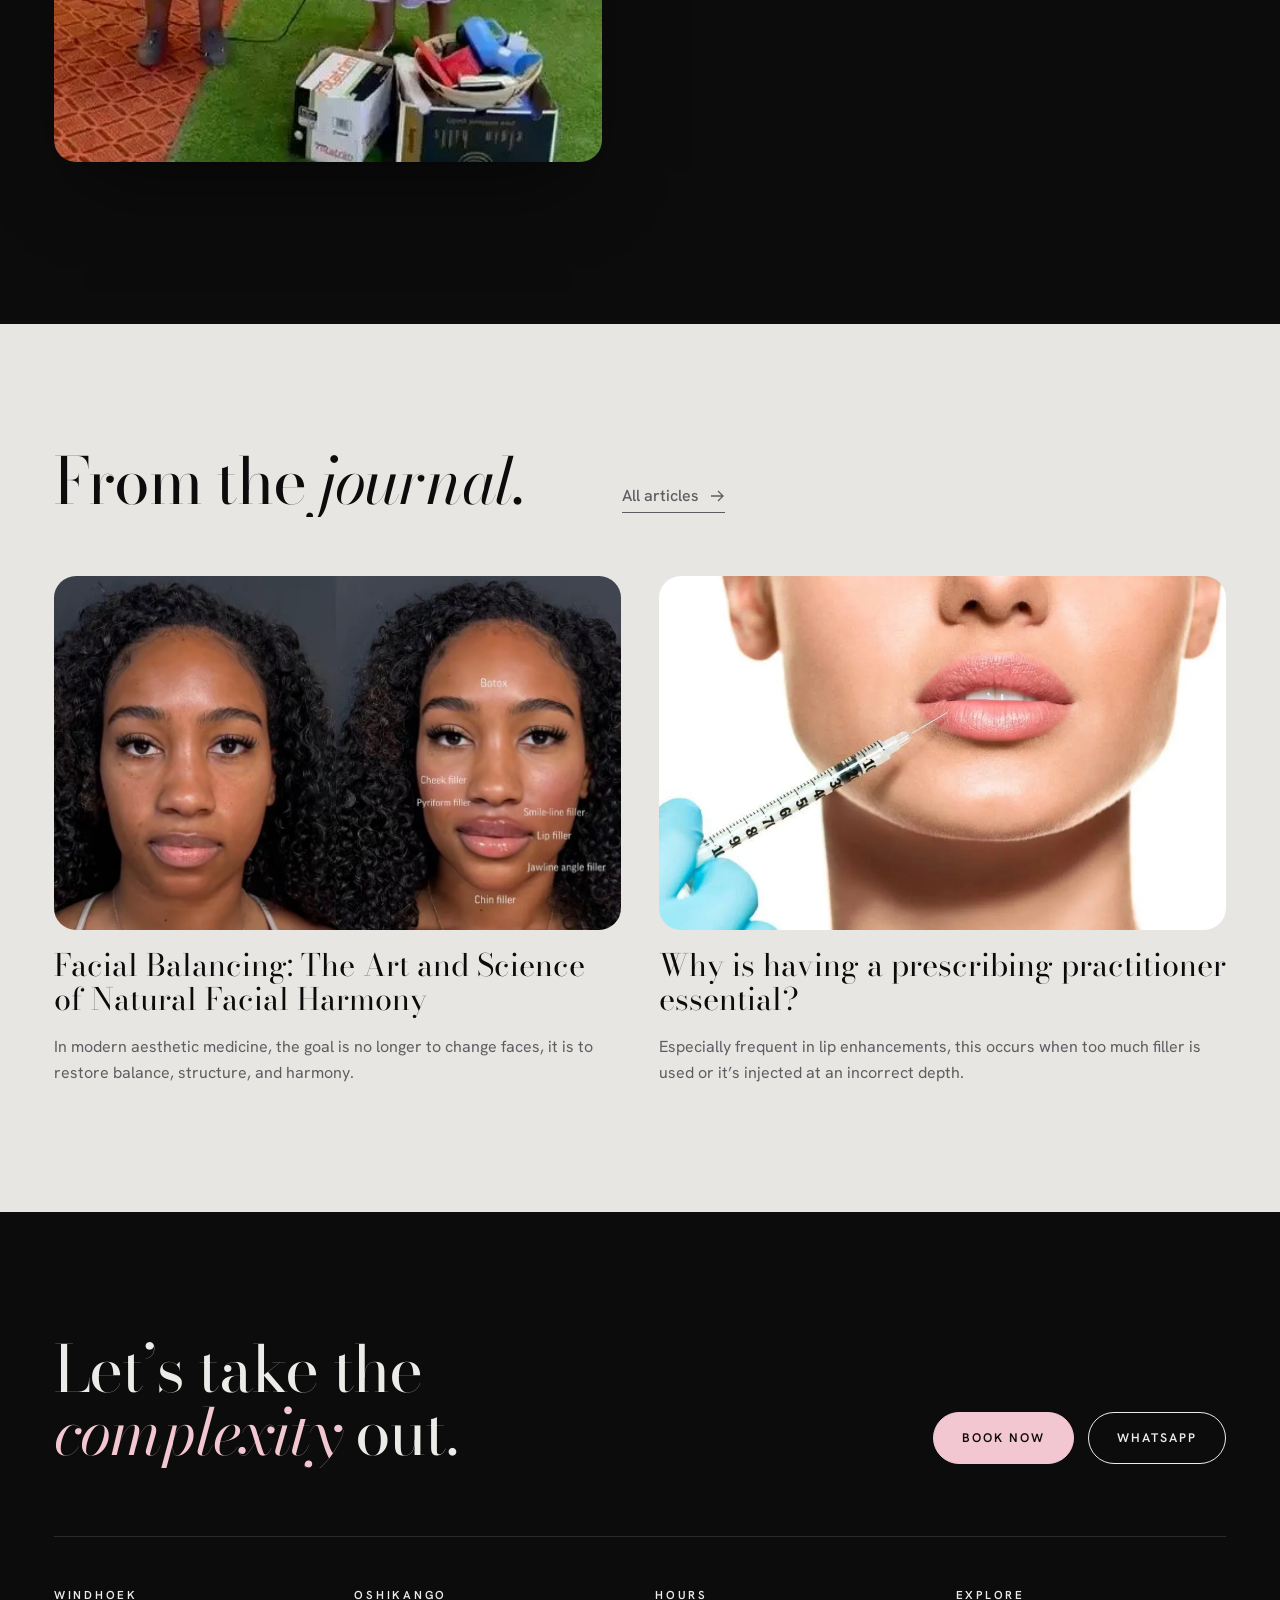
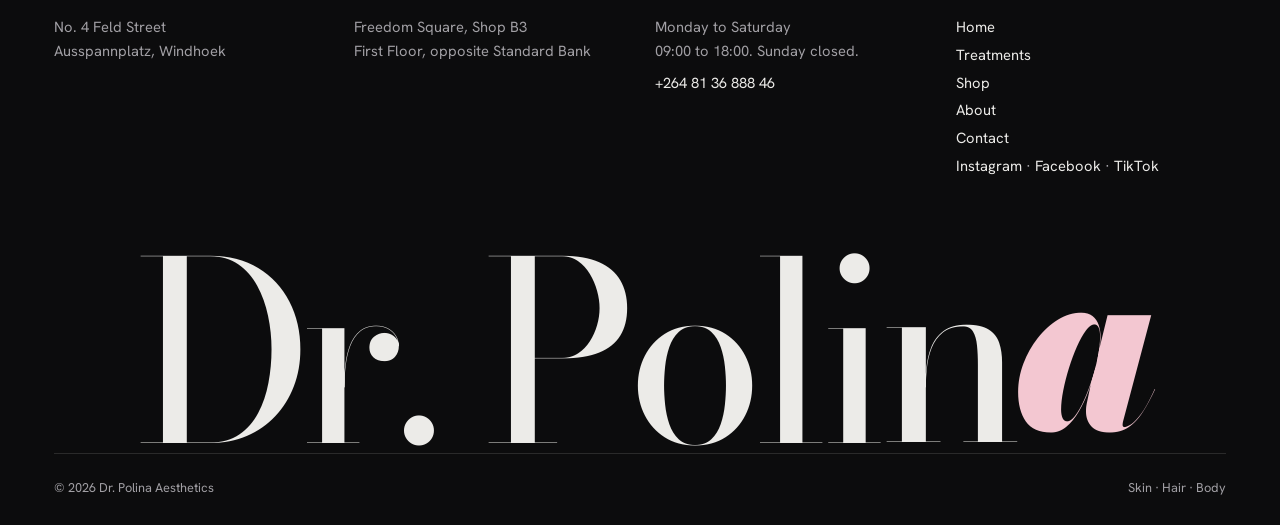
<file: about.html>
<!DOCTYPE html>
<html lang="en">
<head>
<meta charset="utf-8">
<meta name="viewport" content="width=device-width, initial-scale=1, viewport-fit=cover">
<title>About | Dr. Polina Aesthetics</title>
<meta name="description" content="Dr. Polina Aesthetics is a medical aesthetic center in Windhoek and Oshikango, started to create skincare and wellness awareness.">
<meta name="theme-color" content="#e7e6e3">
<link rel="icon" href="data:image/svg+xml,<svg xmlns='http://www.w3.org/2000/svg' viewBox='0 0 32 32'><rect width='32' height='32' rx='16' fill='%230c0c0d'/><text x='16' y='23' text-anchor='middle' font-family='Didot,Georgia,serif' font-style='italic' font-size='20' fill='%23f3c7d1'>P</text></svg>">
<link rel="preconnect" href="https://fonts.googleapis.com">
<link rel="preconnect" href="https://fonts.gstatic.com" crossorigin>
<link rel="stylesheet" href="https://fonts.googleapis.com/css2?family=Bodoni+Moda:ital,opsz,wght@0,6..96,400..900;1,6..96,400..900&family=Hanken+Grotesk:wght@300..700&display=swap" media="print" onload="this.media='all'">
<noscript><link rel="stylesheet" href="https://fonts.googleapis.com/css2?family=Bodoni+Moda:ital,opsz,wght@0,6..96,400..900;1,6..96,400..900&family=Hanken+Grotesk:wght@300..700&display=swap"></noscript>
<link rel="stylesheet" href="css/main.css">
<script>!function(d){d.classList.add("js");try{var s=sessionStorage;if(s.getItem("dpa.t"))d.classList.add("is-entering");s.removeItem("dpa.t");s.setItem("dpa.seen","1")}catch(e){}}(document.documentElement)</script>
</head>
<body data-page="about">
<a class="skip" href="#main">Skip to content</a>

<header class="hdr" data-hdr>
  <button class="hdr__menu" type="button" data-menu-open aria-expanded="false" aria-controls="menu"><span class="hdr__lines" aria-hidden="true"><i></i><i></i></span><span>Menu</span></button>
  <a class="hdr__logo" href="index.html" aria-label="Dr. Polina Aesthetics, home"><em>Dr. Polina</em><span>Aesthetics</span></a>
  <div class="hdr__right">
    <button class="hdr__bag" type="button" data-bag-open><span class="hdr__bag-label">Bag</span><span data-bag-count>0</span></button>
    <a class="pill" href="booking.html" data-magnet>Book</a>
  </div>
</header>

<main id="main">
  <section class="phead" data-theme="light">
    <div>
      <p class="eyebrow">About us</p>
      <h1 class="h1" data-split>Skin. <em>Hair.</em><br>Body.</h1>
      <p class="lede" data-reveal>Dr. Polina Aesthetics is a medical aesthetic center that tailors skin, hair and body treatments to the individual needs of each client.</p>
      <div class="actions" data-reveal style="--d:120ms"><a class="pill pill--ink" href="services.html" data-magnet>See treatments</a><a class="link" href="contact.html">Visit a clinic <svg class="arr" viewBox="0 0 16 16" fill="none" stroke="currentColor" stroke-width="1.3" aria-hidden="true"><path d="M2 8h12M9 3l5 5-5 5"/></svg></a></div>
    </div>
    <div class="fan" data-fan data-reveal aria-hidden="false">
      <figure><img src="images/portrait-gold.webp" alt="Studio portrait in a mustard sweater" width="1100" height="1651"></figure>
      <figure><img src="images/portrait-studio.webp" alt="Studio portrait in a white shirt, arms folded" width="1100" height="1653"></figure>
    </div>
  </section>

  <section class="sec" data-theme="light">
    <div class="story">
      <h2 class="h2" data-split>Two clinics,<br>in <em>Windhoek</em><br>and <em>Oshikango.</em></h2>
      <div class="story__text">
        <p class="lede" data-reveal>We started the practice to create skincare and wellness awareness.</p>
        <p data-reveal>All treatments are tailored to address skin concerns depending on the skin type, whether dry, normal, oily or sensitive, and on concerns such as acne, rosacea, premature ageing, sun damage and pigmentation.</p>
        <p data-reveal>We also address the extraction of congested pores, blackheads, whiteheads and ingrown hairs, and the exfoliation of dead skin cells.</p>
        <p data-reveal><a class="link" href="services.html">All treatments <svg class="arr" viewBox="0 0 16 16" fill="none" stroke="currentColor" stroke-width="1.3" aria-hidden="true"><path d="M2 8h12M9 3l5 5-5 5"/></svg></a></p>
      </div>
    </div>
  </section>

  <section class="sec clinics" data-theme="dark" style="padding-top:clamp(90px,14vh,170px)">
    <div class="slices" data-slices data-cursor="Next" data-reveal>
      <img src="images/clinic-reception.webp" alt="The reception desk" data-cap="Reception">
      <img src="images/clinic-room.webp" alt="The treatment room" data-cap="The treatment room">
      <img src="images/clinic-desk.webp" alt="Consultation at the desk" data-cap="Every plan starts with a consultation">
      <img src="images/clinic-shelves.webp" alt="The product shelves" data-cap="Prepared for every visit">
      <img src="images/clinic-treatment.webp" alt="A treatment in progress" data-cap="In treatment">
    </div>
    <div>
      <p class="eyebrow eyebrow--blush">Inside the clinic</p>
      <h2 class="h2" style="margin:18px 0 26px" data-split>Where your<br>visit <em>happens.</em></h2>
      <p class="soft" data-reveal>Two clinics, open Monday to Saturday from 09:00 to 18:00. No. 4 Feld Street in Ausspannplatz, Windhoek, and Freedom Square, Shop B3 in Oshikango.</p>
      <p style="margin-top:30px"><a class="pill" href="contact.html" data-magnet>Find the clinics</a></p>
    </div>
  </section>

  <section class="words" data-theme="dark" style="padding-top:0">
    <figure class="review" data-spot>
      <blockquote>&ldquo;My favorite place! An amazing &amp; very knowledgeable doctor and super kind receptionists.&rdquo;</blockquote>
      <figcaption><b>Shikongo Salamies</b> &nbsp;&middot;&nbsp; Google review</figcaption>
    </figure>
    <div class="community">
      <div class="tilt" data-tilt="7" data-reveal><div class="tilt__in"><img src="images/community-talk.webp" alt="A speaker addressing guests at the World AIDS Day commemoration" loading="lazy" width="480" height="480"></div></div>
      <div data-reveal style="--d:120ms">
        <p class="eyebrow eyebrow--blush">Community</p>
        <h3 class="h2" style="margin:18px 0 20px">World <em>AIDS Day.</em></h3>
        <p>Dr. Polina Aesthetics sponsored elderly community members with care vouchers during the World AIDS Day commemoration at the Evangelical Lutheran Church.</p>
      </div>
    </div>
  </section>

  <section class="sec" data-theme="light">
    <div class="sec__head">
      <h2 class="h2" data-split>From the <em>journal.</em></h2>
      <p data-reveal><a class="link" href="https://drpolinaaesthetics.com/blog/" target="_blank" rel="noopener">All articles <svg class="arr" viewBox="0 0 16 16" fill="none" stroke="currentColor" stroke-width="1.3" aria-hidden="true"><path d="M2 8h12M9 3l5 5-5 5"/></svg></a></p>
    </div>
    <div class="journal">
      <a class="post" href="https://drpolinaaesthetics.com/facial-balancing-the-art-and-science-of-natural-facial-harmony/" target="_blank" rel="noopener" data-reveal data-cursor="Read">
        <div class="post__img"><img src="images/journal-balance.webp" alt="Front view before and after facial balancing" loading="lazy" width="1284" height="736"></div>
        <h3>Facial Balancing: The Art and Science of Natural Facial Harmony</h3>
        <p>In modern aesthetic medicine, the goal is no longer to change faces, it is to restore balance, structure, and harmony.</p>
      </a>
      <a class="post" href="https://drpolinaaesthetics.com/why-is-having-a-prescribing-practitioner-essential/" target="_blank" rel="noopener" data-reveal style="--d:120ms" data-cursor="Read">
        <div class="post__img"><img src="images/journal-lips.webp" alt="Lip filler being placed" loading="lazy" width="1080" height="607"></div>
        <h3>Why is having a prescribing practitioner essential?</h3>
        <p>Especially frequent in lip enhancements, this occurs when too much filler is used or it&rsquo;s injected at an incorrect depth.</p>
      </a>
    </div>
  </section>
</main>

<footer class="foot" data-theme="dark">
  <div class="foot__cta">
    <h2 class="h2" data-split>Let&rsquo;s take the<br><em>complexity</em> out.</h2>
    <div style="display:flex;gap:14px;flex-wrap:wrap">
      <a class="pill pill--blush" href="booking.html" data-magnet>Book now</a>
      <a class="pill" href="https://wa.me/264813688846" target="_blank" rel="noopener" data-magnet>WhatsApp</a>
    </div>
  </div>
  <div class="foot__grid">
    <div><p class="eyebrow">Windhoek</p><p>No. 4 Feld Street<br>Ausspannplatz, Windhoek</p></div>
    <div><p class="eyebrow">Oshikango</p><p>Freedom Square, Shop B3<br>First Floor, opposite Standard Bank</p></div>
    <div><p class="eyebrow">Hours</p><p>Monday to Saturday<br>09:00 to 18:00. Sunday closed.</p><p style="margin-top:8px"><a href="tel:+264813688846">+264 81 36 888 46</a></p></div>
    <div><p class="eyebrow">Explore</p><ul><li><a href="index.html">Home</a></li><li><a href="services.html">Treatments</a></li><li><a href="shop.html">Shop</a></li><li><a href="about.html">About</a></li><li><a href="contact.html">Contact</a></li><li><a href="https://www.instagram.com/drpolina_aesthetics/" target="_blank" rel="noopener">Instagram</a> &middot; <a href="https://www.facebook.com/drp.medspa" target="_blank" rel="noopener">Facebook</a> &middot; <a href="https://www.tiktok.com/@drpolina_aesthetics" target="_blank" rel="noopener">TikTok</a></li></ul></div>
  </div>
  <p class="foot__mark" data-mark aria-hidden="true">Dr. Polina</p>
  <div class="foot__base"><span>&copy; <span data-year>2026</span> Dr. Polina Aesthetics</span><span>Skin &middot; Hair &middot; Body</span></div>
</footer>


<script src="js/products.js"></script>
<script src="js/app.js"></script>
</body>
</html>
</file>
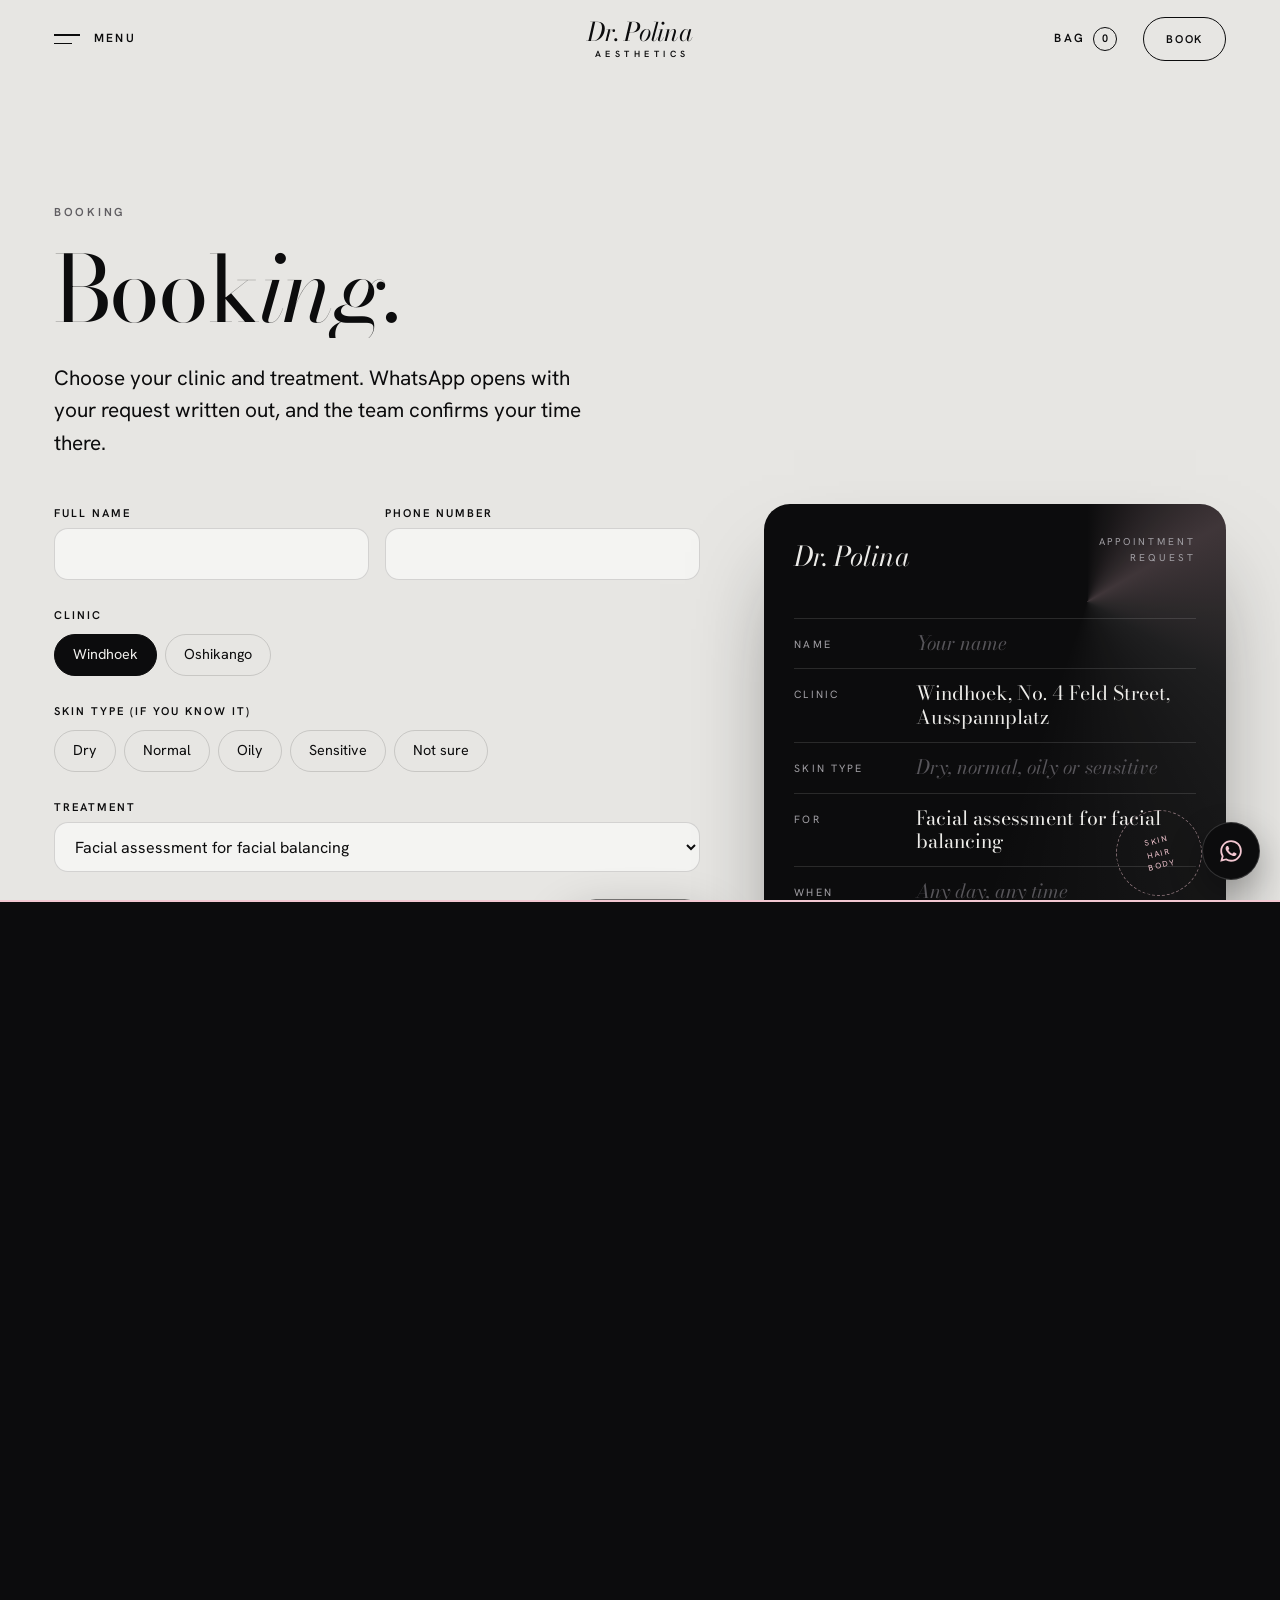
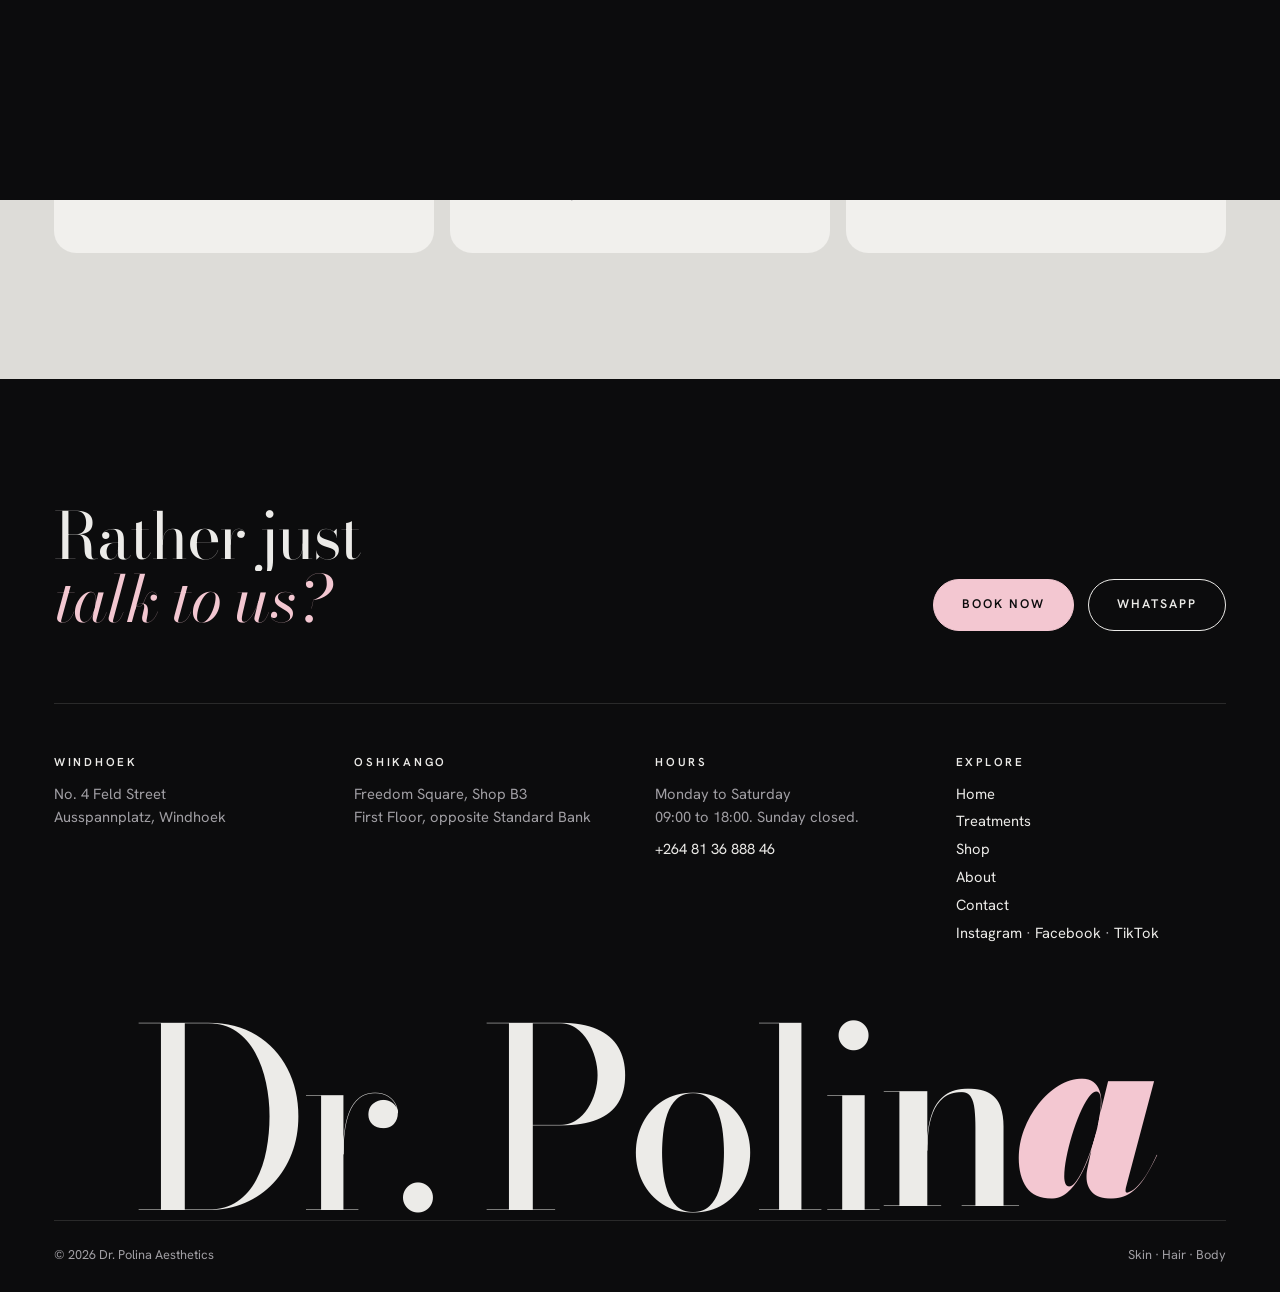
<file: booking.html>
<!DOCTYPE html>
<html lang="en">
<head>
<meta charset="utf-8">
<meta name="viewport" content="width=device-width, initial-scale=1, viewport-fit=cover">
<title>Booking | Dr. Polina Aesthetics</title>
<meta name="description" content="Request an appointment at Dr. Polina Aesthetics in Windhoek or Oshikango. WhatsApp opens with your request written out.">
<meta name="theme-color" content="#e7e6e3">
<link rel="icon" href="data:image/svg+xml,<svg xmlns='http://www.w3.org/2000/svg' viewBox='0 0 32 32'><rect width='32' height='32' rx='16' fill='%230c0c0d'/><text x='16' y='23' text-anchor='middle' font-family='Didot,Georgia,serif' font-style='italic' font-size='20' fill='%23f3c7d1'>P</text></svg>">
<link rel="preconnect" href="https://fonts.googleapis.com">
<link rel="preconnect" href="https://fonts.gstatic.com" crossorigin>
<link rel="stylesheet" href="https://fonts.googleapis.com/css2?family=Bodoni+Moda:ital,opsz,wght@0,6..96,400..900;1,6..96,400..900&family=Hanken+Grotesk:wght@300..700&display=swap" media="print" onload="this.media='all'">
<noscript><link rel="stylesheet" href="https://fonts.googleapis.com/css2?family=Bodoni+Moda:ital,opsz,wght@0,6..96,400..900;1,6..96,400..900&family=Hanken+Grotesk:wght@300..700&display=swap"></noscript>
<link rel="stylesheet" href="css/main.css">
<script>!function(d){d.classList.add("js");try{var s=sessionStorage;if(s.getItem("dpa.t"))d.classList.add("is-entering");s.removeItem("dpa.t");s.setItem("dpa.seen","1")}catch(e){}}(document.documentElement)</script>
</head>
<body data-page="booking">
<a class="skip" href="#main">Skip to content</a>

<header class="hdr" data-hdr>
  <button class="hdr__menu" type="button" data-menu-open aria-expanded="false" aria-controls="menu"><span class="hdr__lines" aria-hidden="true"><i></i><i></i></span><span>Menu</span></button>
  <a class="hdr__logo" href="index.html" aria-label="Dr. Polina Aesthetics, home"><em>Dr. Polina</em><span>Aesthetics</span></a>
  <div class="hdr__right">
    <button class="hdr__bag" type="button" data-bag-open><span class="hdr__bag-label">Bag</span><span data-bag-count>0</span></button>
    <a class="pill" href="booking.html" data-magnet>Book</a>
  </div>
</header>

<main id="main">
  <section class="phead" data-theme="light" style="padding-bottom:clamp(30px,5vh,60px)">
    <div>
      <p class="eyebrow">Booking</p>
      <h1 class="h1" data-split>Book<em>ing.</em></h1>
      <p class="lede" data-reveal>Choose your clinic and treatment. WhatsApp opens with your request written out, and the team confirms your time there.</p>
    </div>
  </section>

  <section class="sec" data-theme="light" style="padding-top:0">
    <div class="bookwrap">
      <form class="bookform" data-consult data-card="apcard" novalidate>
        <div class="row">
          <div class="field" data-req><label for="b-name">Full name</label><input id="b-name" name="name" autocomplete="name"><span class="field__err">Please add your name.</span></div>
          <div class="field" data-req><label for="b-phone">Phone number</label><input id="b-phone" name="phone" type="tel" autocomplete="tel"><span class="field__err">Please add a number we can reach you on.</span></div>
        </div>
        <fieldset class="fs"><legend>Clinic</legend><div class="chips">
          <label class="chip"><input type="radio" name="clinic" value="Windhoek, No. 4 Feld Street, Ausspannplatz" checked><span>Windhoek</span></label>
          <label class="chip"><input type="radio" name="clinic" value="Oshikango, Freedom Square, Shop B3"><span>Oshikango</span></label>
        </div></fieldset>
        <fieldset class="fs"><legend>Skin type (if you know it)</legend><div class="chips">
          <label class="chip"><input type="radio" name="skin" value="Dry"><span>Dry</span></label>
          <label class="chip"><input type="radio" name="skin" value="Normal"><span>Normal</span></label>
          <label class="chip"><input type="radio" name="skin" value="Oily"><span>Oily</span></label>
          <label class="chip"><input type="radio" name="skin" value="Sensitive"><span>Sensitive</span></label>
          <label class="chip"><input type="radio" name="skin" value="Not sure"><span>Not sure</span></label>
        </div></fieldset>
        <div class="field"><label for="b-concern">Treatment</label><select id="b-concern" name="concern"><option>Facial assessment for facial balancing</option><option>Botox</option><option>Dermal fillers</option><option>Lip filler</option><option>Thread lifting</option><option>Chin enhancement</option><option>Smile lines</option><option>Under eye correction</option><option>Skin consultation</option><option>Acne</option><option>Rosacea</option><option>Premature ageing</option><option>Sun damage and pigmentation</option><option>Pigmentation</option><option>Extraction and exfoliation</option><option>Medical grade skincare</option><option>Hair or body treatment</option><option>Not sure yet, please advise</option></select></div>
        <div class="row">
          <div class="field"><label for="b-date">Preferred date</label><input id="b-date" name="date" type="date"></div>
          <div class="field"><label for="b-time">Preferred time</label><select id="b-time" name="time"><option value="">No preference</option><option>Morning, 09:00 to 12:00</option><option>Afternoon, 12:00 to 15:00</option><option>Late afternoon, 15:00 to 18:00</option></select></div>
        </div>
        <div class="field"><label for="b-notes">Anything we should know? (optional)</label><textarea id="b-notes" name="notes"></textarea></div>
        <div><button class="pill pill--ink" type="submit" data-magnet>Send request on WhatsApp</button></div>
        <p class="confirm" data-confirm role="status">WhatsApp should now be open with your request. If nothing opened, allow pop ups for this site or message us directly on <a href="https://wa.me/264813688846" style="text-decoration:underline">+264 81 36 888 46</a>.</p>
      </form>
      <div class="consult__side">
        <div class="apcard" data-tilt="6" id="apcard" aria-hidden="true">
          <div class="apcard__in">
            <div class="apcard__top"><em>Dr. Polina</em><span>Appointment<br>request</span></div>
            <dl>
              <div><dt>Name</dt><dd data-k="name" data-empty="Your name"></dd></div>
              <div><dt>Clinic</dt><dd data-k="clinic" data-empty="Choose a clinic"></dd></div>
              <div><dt>Skin type</dt><dd data-k="skin" data-empty="Dry, normal, oily or sensitive"></dd></div>
              <div><dt>For</dt><dd data-k="concern" data-empty="What brings you in"></dd></div>
              <div><dt>When</dt><dd data-k="date,time" data-empty="Any day, any time"></dd></div>
            </dl>
            <span class="apcard__seal">Skin<br>Hair<br>Body</span>
            <div class="apcard__foot"><p>Monday to Saturday, 09:00 to 18:00. Sunday closed.</p></div>
          </div>
        </div>
      </div>
    </div>
  </section>

  <section class="sec" data-theme="light" style="background:var(--paper-2)">
    <div class="sec__head"><h2 class="h2" data-split>Booking <em>policy.</em></h2><p data-reveal>Monday to Saturday, 09:00 to 18:00. Sunday closed.</p></div>
    <div class="policy">
      <article data-reveal><p class="eyebrow">Payment</p><h3>Paid in full on approval</h3><p>Full payment is due right after your booking is approved by email.</p></article>
      <article data-reveal style="--d:100ms"><p class="eyebrow">Methods</p><h3>Deposit, EFT, card or cash</h3><p>We accept bank deposit, EFT, card swipe and cash. We do not accept Pay2cell, eWallet, Easywallet or Blue Wallet.</p></article>
      <article data-reveal style="--d:200ms"><p class="eyebrow">Changes</p><h3>One day&rsquo;s notice</h3><p>Cancel or reschedule at least one day before your appointment. Late cancellations and no shows pay the full service price.</p></article>
    </div>
  </section>
</main>

<footer class="foot" data-theme="dark">
  <div class="foot__cta">
    <h2 class="h2" data-split>Rather just<br><em>talk to us?</em></h2>
    <div style="display:flex;gap:14px;flex-wrap:wrap">
      <a class="pill pill--blush" href="booking.html" data-magnet>Book now</a>
      <a class="pill" href="https://wa.me/264813688846" target="_blank" rel="noopener" data-magnet>WhatsApp</a>
    </div>
  </div>
  <div class="foot__grid">
    <div><p class="eyebrow">Windhoek</p><p>No. 4 Feld Street<br>Ausspannplatz, Windhoek</p></div>
    <div><p class="eyebrow">Oshikango</p><p>Freedom Square, Shop B3<br>First Floor, opposite Standard Bank</p></div>
    <div><p class="eyebrow">Hours</p><p>Monday to Saturday<br>09:00 to 18:00. Sunday closed.</p><p style="margin-top:8px"><a href="tel:+264813688846">+264 81 36 888 46</a></p></div>
    <div><p class="eyebrow">Explore</p><ul><li><a href="index.html">Home</a></li><li><a href="services.html">Treatments</a></li><li><a href="shop.html">Shop</a></li><li><a href="about.html">About</a></li><li><a href="contact.html">Contact</a></li><li><a href="https://www.instagram.com/drpolina_aesthetics/" target="_blank" rel="noopener">Instagram</a> &middot; <a href="https://www.facebook.com/drp.medspa" target="_blank" rel="noopener">Facebook</a> &middot; <a href="https://www.tiktok.com/@drpolina_aesthetics" target="_blank" rel="noopener">TikTok</a></li></ul></div>
  </div>
  <p class="foot__mark" data-mark aria-hidden="true">Dr. Polina</p>
  <div class="foot__base"><span>&copy; <span data-year>2026</span> Dr. Polina Aesthetics</span><span>Skin &middot; Hair &middot; Body</span></div>
</footer>


<script src="js/products.js"></script>
<script src="js/app.js"></script>
</body>
</html>
</file>
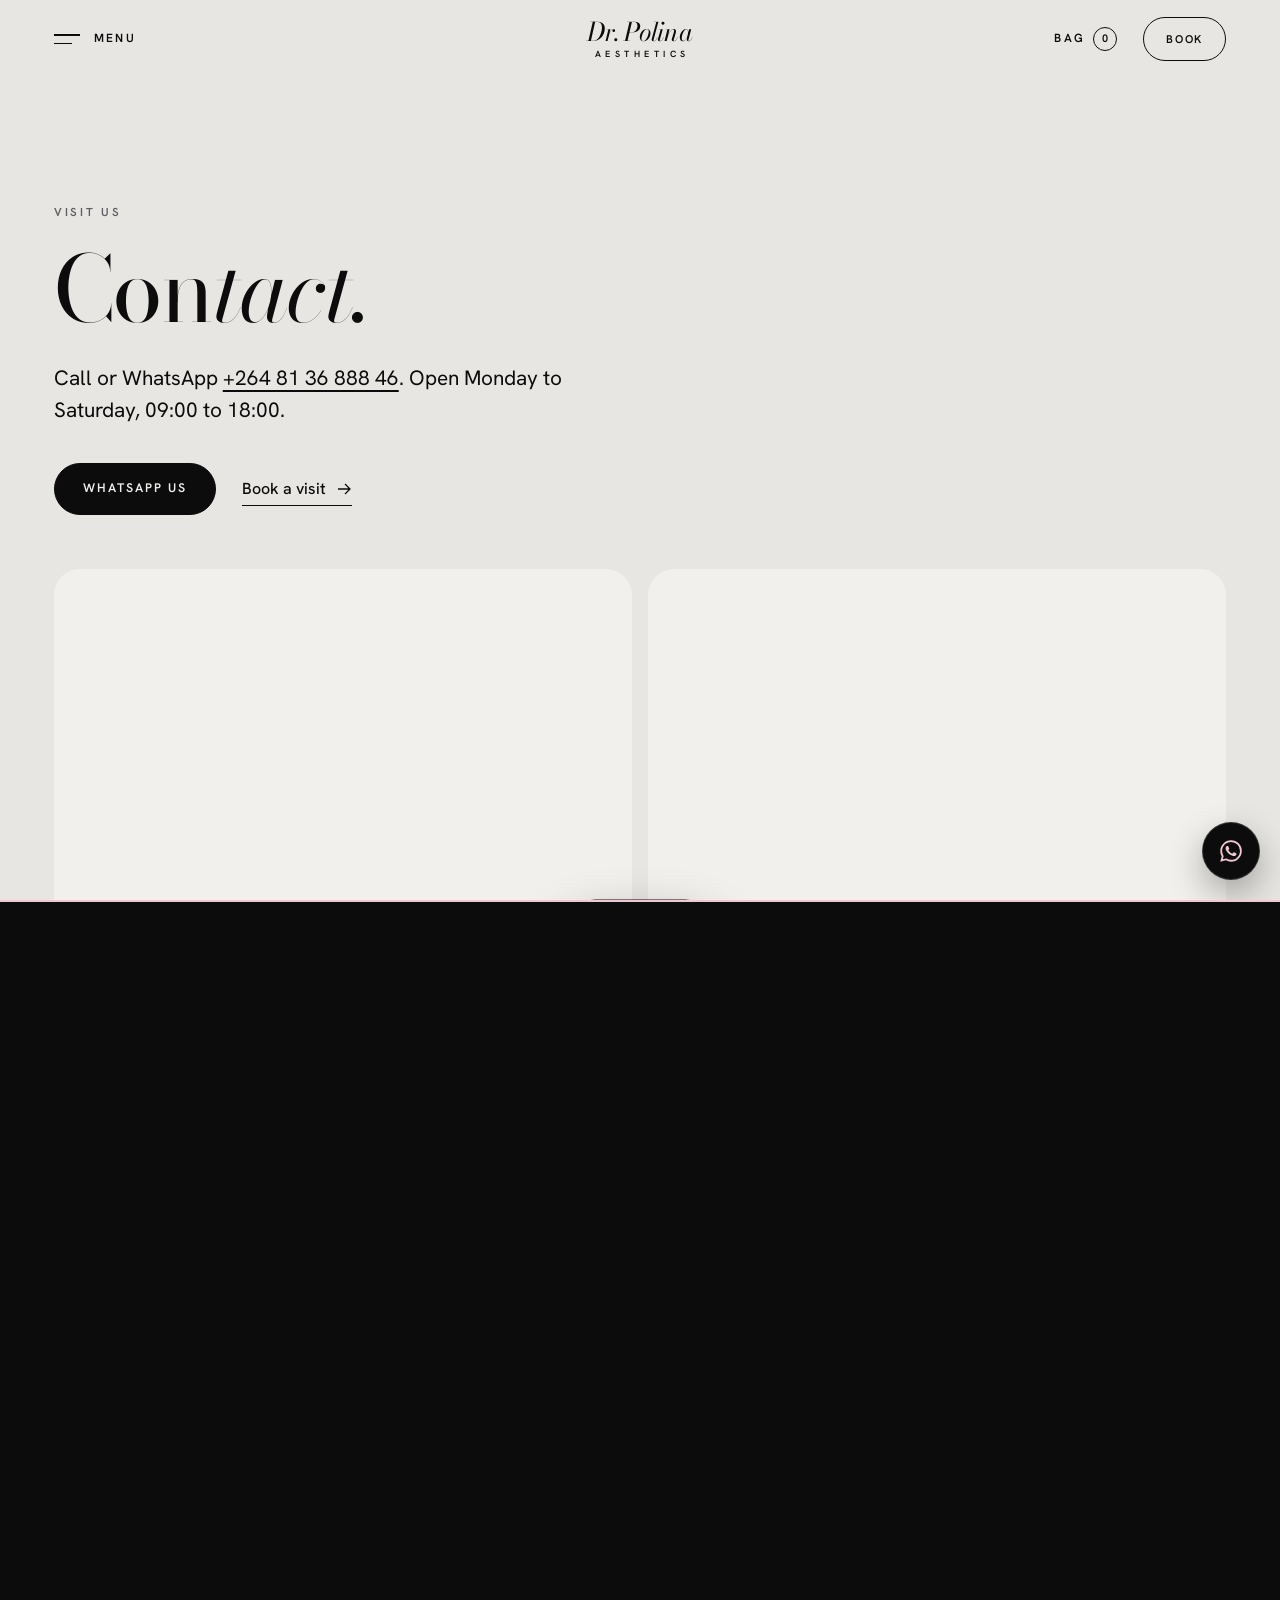
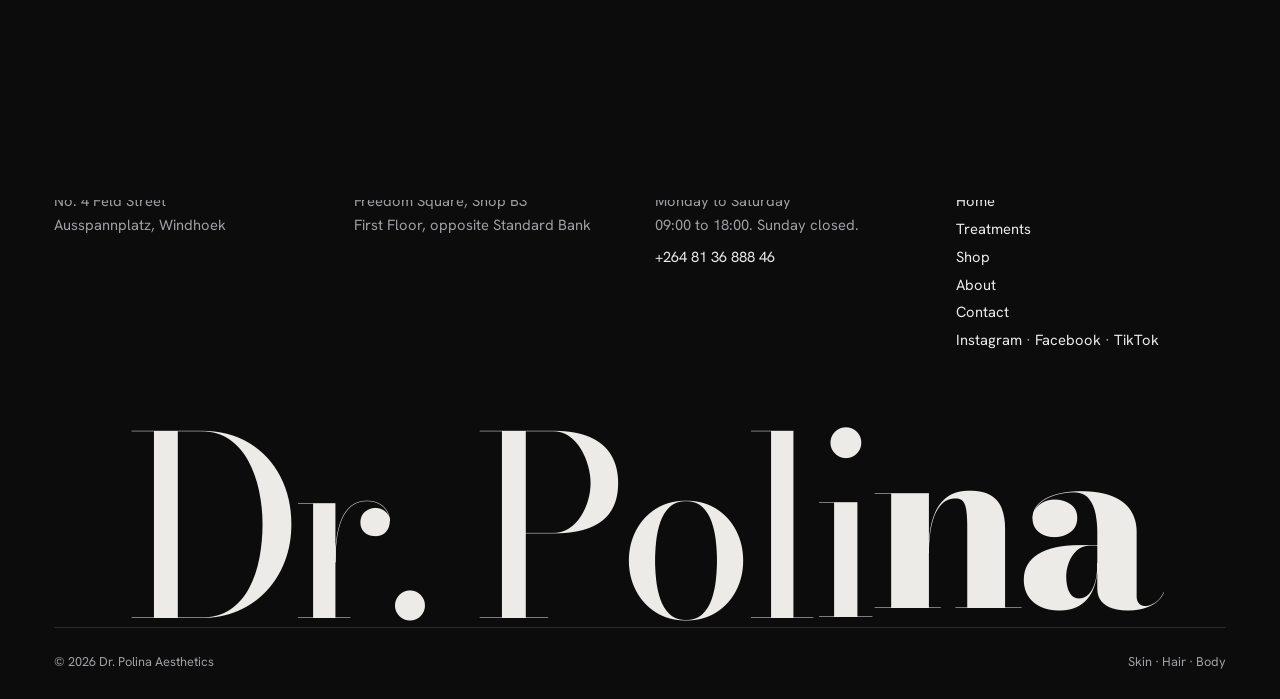
<file: contact.html>
<!DOCTYPE html>
<html lang="en">
<head>
<meta charset="utf-8">
<meta name="viewport" content="width=device-width, initial-scale=1, viewport-fit=cover">
<title>Contact | Dr. Polina Aesthetics</title>
<meta name="description" content="Visit Dr. Polina Aesthetics at No. 4 Feld Street, Ausspannplatz, Windhoek or Freedom Square, Shop B3, Oshikango. Call or WhatsApp +264 81 36 888 46.">
<meta name="theme-color" content="#e7e6e3">
<link rel="icon" href="data:image/svg+xml,<svg xmlns='http://www.w3.org/2000/svg' viewBox='0 0 32 32'><rect width='32' height='32' rx='16' fill='%230c0c0d'/><text x='16' y='23' text-anchor='middle' font-family='Didot,Georgia,serif' font-style='italic' font-size='20' fill='%23f3c7d1'>P</text></svg>">
<link rel="preconnect" href="https://fonts.googleapis.com">
<link rel="preconnect" href="https://fonts.gstatic.com" crossorigin>
<link rel="stylesheet" href="https://fonts.googleapis.com/css2?family=Bodoni+Moda:ital,opsz,wght@0,6..96,400..900;1,6..96,400..900&family=Hanken+Grotesk:wght@300..700&display=swap" media="print" onload="this.media='all'">
<noscript><link rel="stylesheet" href="https://fonts.googleapis.com/css2?family=Bodoni+Moda:ital,opsz,wght@0,6..96,400..900;1,6..96,400..900&family=Hanken+Grotesk:wght@300..700&display=swap"></noscript>
<link rel="stylesheet" href="css/main.css">
<script>!function(d){d.classList.add("js");try{var s=sessionStorage;if(s.getItem("dpa.t"))d.classList.add("is-entering");s.removeItem("dpa.t");s.setItem("dpa.seen","1")}catch(e){}}(document.documentElement)</script>
</head>
<body data-page="contact">
<a class="skip" href="#main">Skip to content</a>

<header class="hdr" data-hdr>
  <button class="hdr__menu" type="button" data-menu-open aria-expanded="false" aria-controls="menu"><span class="hdr__lines" aria-hidden="true"><i></i><i></i></span><span>Menu</span></button>
  <a class="hdr__logo" href="index.html" aria-label="Dr. Polina Aesthetics, home"><em>Dr. Polina</em><span>Aesthetics</span></a>
  <div class="hdr__right">
    <button class="hdr__bag" type="button" data-bag-open><span class="hdr__bag-label">Bag</span><span data-bag-count>0</span></button>
    <a class="pill" href="booking.html" data-magnet>Book</a>
  </div>
</header>

<main id="main">
  <section class="phead" data-theme="light" style="padding-bottom:clamp(40px,6vh,70px)">
    <div>
      <p class="eyebrow">Visit us</p>
      <h1 class="h1" data-split>Con<em>tact.</em></h1>
      <p class="lede" data-reveal>Call or WhatsApp <a href="tel:+264813688846" style="text-decoration:underline;text-underline-offset:5px">+264 81 36 888 46</a>. Open Monday to Saturday, 09:00 to 18:00.</p>
      <div class="actions" data-reveal style="--d:120ms"><a class="pill pill--ink" href="https://wa.me/264813688846" target="_blank" rel="noopener" data-magnet>WhatsApp us</a><a class="link" href="booking.html">Book a visit <svg class="arr" viewBox="0 0 16 16" fill="none" stroke="currentColor" stroke-width="1.3" aria-hidden="true"><path d="M2 8h12M9 3l5 5-5 5"/></svg></a></div>
    </div>
  </section>

  <section class="sec" data-theme="light" style="padding-top:0">
    <div class="places">
      <article class="place" data-reveal>
        <iframe title="Map of the Windhoek clinic" loading="lazy" referrerpolicy="no-referrer-when-downgrade" src="https://www.google.com/maps?q=4%20Feld%20Street%2C%20Ausspannplatz%2C%20Windhoek%2C%20Namibia&output=embed"></iframe>
        <div class="place__body"><h2 class="h3">Windhoek</h2><p>No. 4 Feld Street, Ausspannplatz, Windhoek</p><a class="link" href="https://www.google.com/maps/search/?api=1&amp;query=4%20Feld%20Street%2C%20Ausspannplatz%2C%20Windhoek" target="_blank" rel="noopener">Get directions <svg class="arr" viewBox="0 0 16 16" fill="none" stroke="currentColor" stroke-width="1.3" aria-hidden="true"><path d="M2 8h12M9 3l5 5-5 5"/></svg></a></div>
      </article>
      <article class="place" data-reveal style="--d:120ms">
        <iframe title="Map of the Oshikango clinic" loading="lazy" referrerpolicy="no-referrer-when-downgrade" src="https://www.google.com/maps?q=Oshikango%2C%20Ohangwena%2C%20Namibia&output=embed"></iframe>
        <div class="place__body"><h2 class="h3">Oshikango</h2><p>Freedom Square, Shop B3, First Floor, Oshikango (opposite Standard Bank)</p><a class="link" href="https://www.google.com/maps/search/?api=1&amp;query=Freedom%20Square%2C%20Oshikango" target="_blank" rel="noopener">Get directions <svg class="arr" viewBox="0 0 16 16" fill="none" stroke="currentColor" stroke-width="1.3" aria-hidden="true"><path d="M2 8h12M9 3l5 5-5 5"/></svg></a></div>
      </article>
    </div>
    <div class="facts">
      <div data-reveal><p class="eyebrow">Call or WhatsApp</p><p class="serif"><a href="tel:+264813688846">+264 81 36 888 46</a></p></div>
      <div data-reveal style="--d:100ms"><p class="eyebrow">Opening hours</p><p class="serif">09:00 to 18:00, Monday to Saturday. Sunday closed.</p></div>
      <div data-reveal style="--d:200ms"><p class="eyebrow">Follow</p><p class="serif"><a href="https://www.instagram.com/drpolina_aesthetics/" target="_blank" rel="noopener">Instagram</a>, <a href="https://www.facebook.com/drp.medspa" target="_blank" rel="noopener">Facebook</a>, <a href="https://www.tiktok.com/@drpolina_aesthetics" target="_blank" rel="noopener">TikTok</a></p></div>
    </div>
  </section>
</main>

<footer class="foot" data-theme="dark">
  <div class="foot__cta">
    <h2 class="h2" data-split>Message the<br>clinic <em>directly.</em></h2>
    <div style="display:flex;gap:14px;flex-wrap:wrap">
      <a class="pill pill--blush" href="booking.html" data-magnet>Book now</a>
      <a class="pill" href="https://wa.me/264813688846" target="_blank" rel="noopener" data-magnet>WhatsApp</a>
    </div>
  </div>
  <div class="foot__grid">
    <div><p class="eyebrow">Windhoek</p><p>No. 4 Feld Street<br>Ausspannplatz, Windhoek</p></div>
    <div><p class="eyebrow">Oshikango</p><p>Freedom Square, Shop B3<br>First Floor, opposite Standard Bank</p></div>
    <div><p class="eyebrow">Hours</p><p>Monday to Saturday<br>09:00 to 18:00. Sunday closed.</p><p style="margin-top:8px"><a href="tel:+264813688846">+264 81 36 888 46</a></p></div>
    <div><p class="eyebrow">Explore</p><ul><li><a href="index.html">Home</a></li><li><a href="services.html">Treatments</a></li><li><a href="shop.html">Shop</a></li><li><a href="about.html">About</a></li><li><a href="contact.html">Contact</a></li><li><a href="https://www.instagram.com/drpolina_aesthetics/" target="_blank" rel="noopener">Instagram</a> &middot; <a href="https://www.facebook.com/drp.medspa" target="_blank" rel="noopener">Facebook</a> &middot; <a href="https://www.tiktok.com/@drpolina_aesthetics" target="_blank" rel="noopener">TikTok</a></li></ul></div>
  </div>
  <p class="foot__mark" data-mark aria-hidden="true">Dr. Polina</p>
  <div class="foot__base"><span>&copy; <span data-year>2026</span> Dr. Polina Aesthetics</span><span>Skin &middot; Hair &middot; Body</span></div>
</footer>


<script src="js/products.js"></script>
<script src="js/app.js"></script>
</body>
</html>
</file>
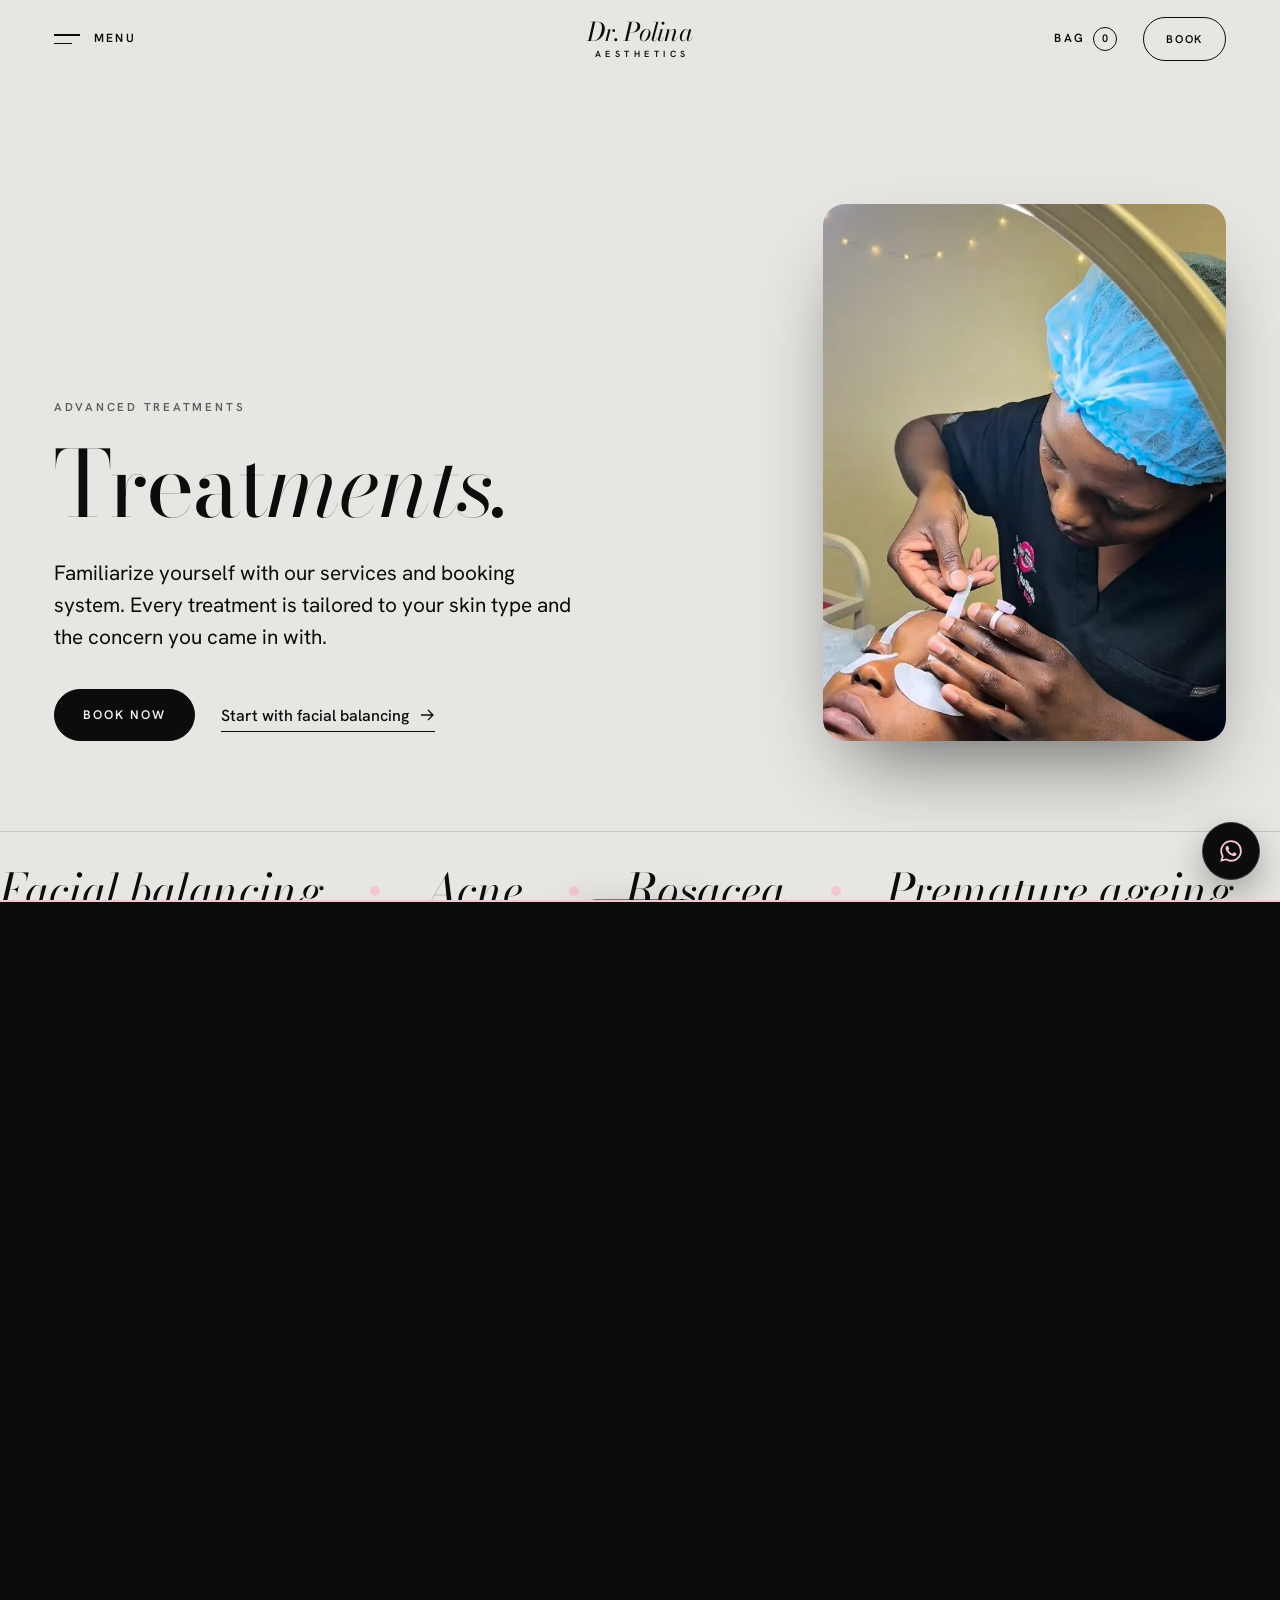
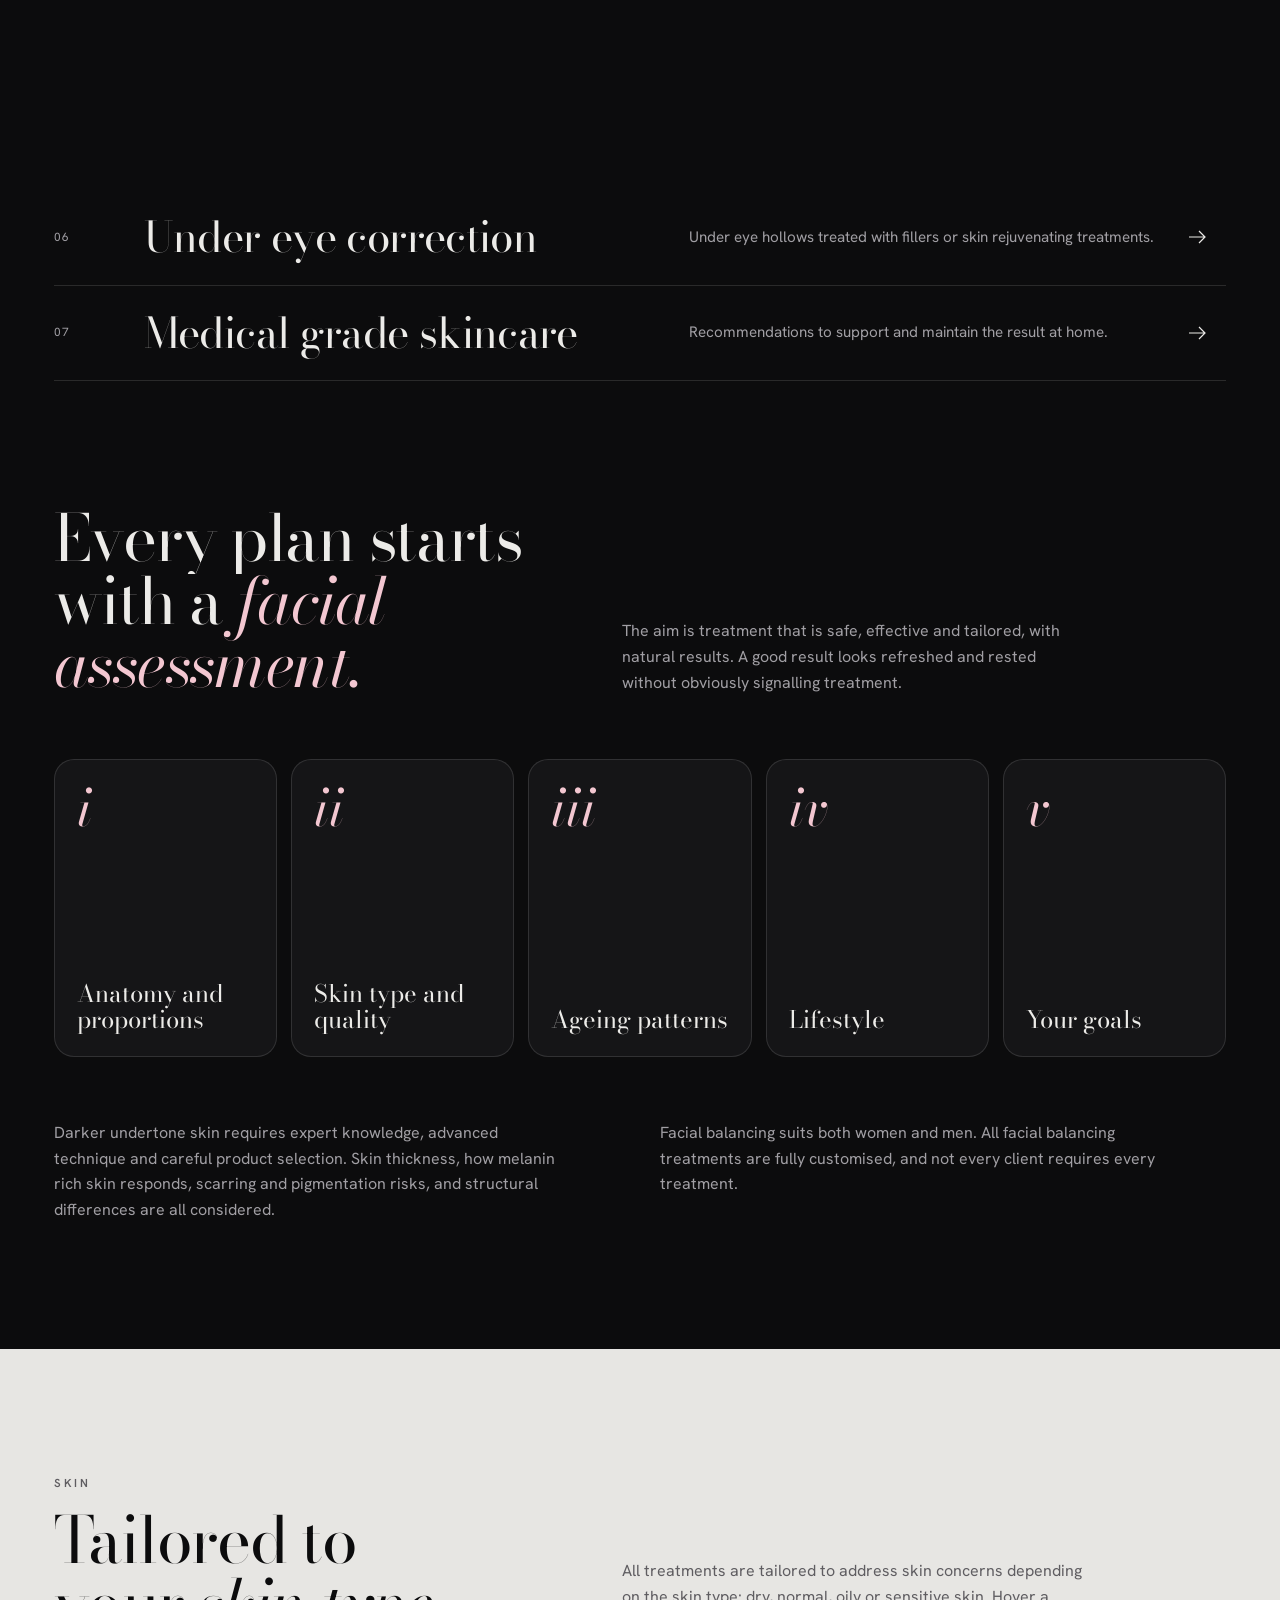
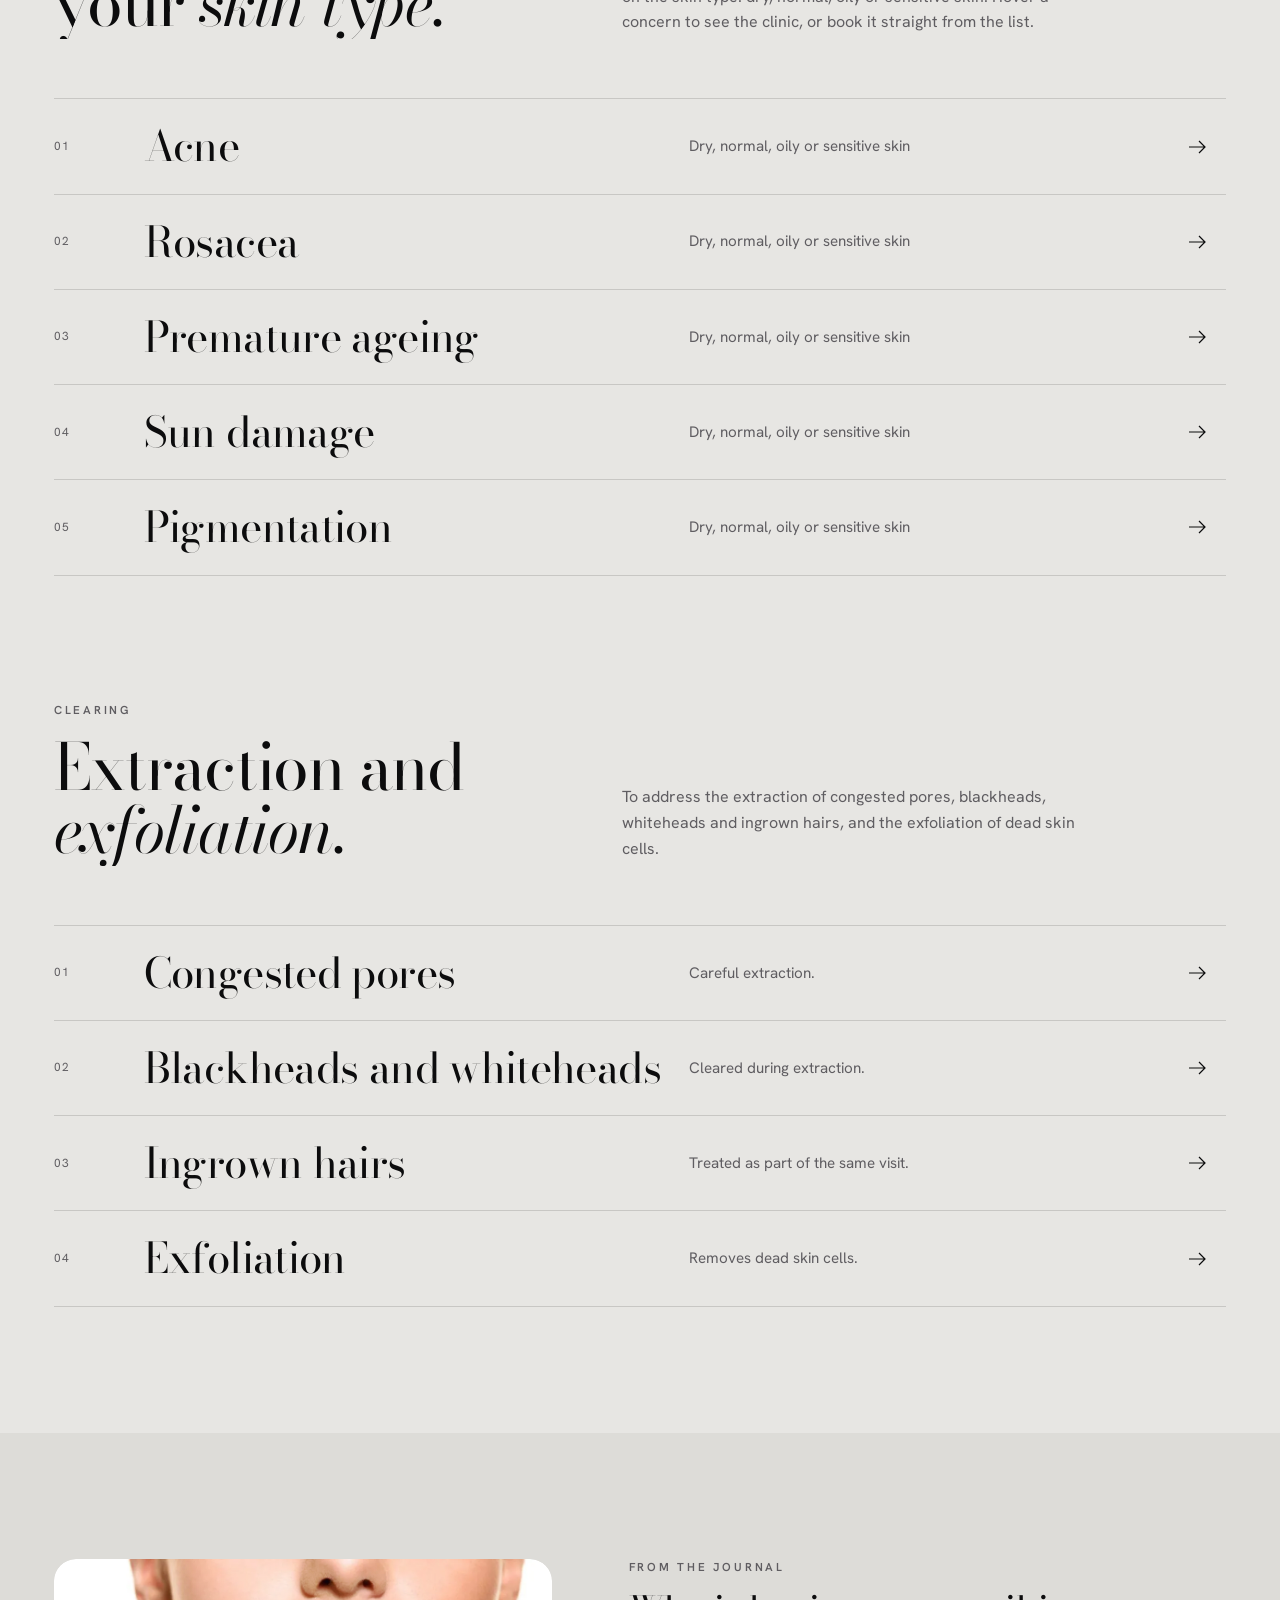
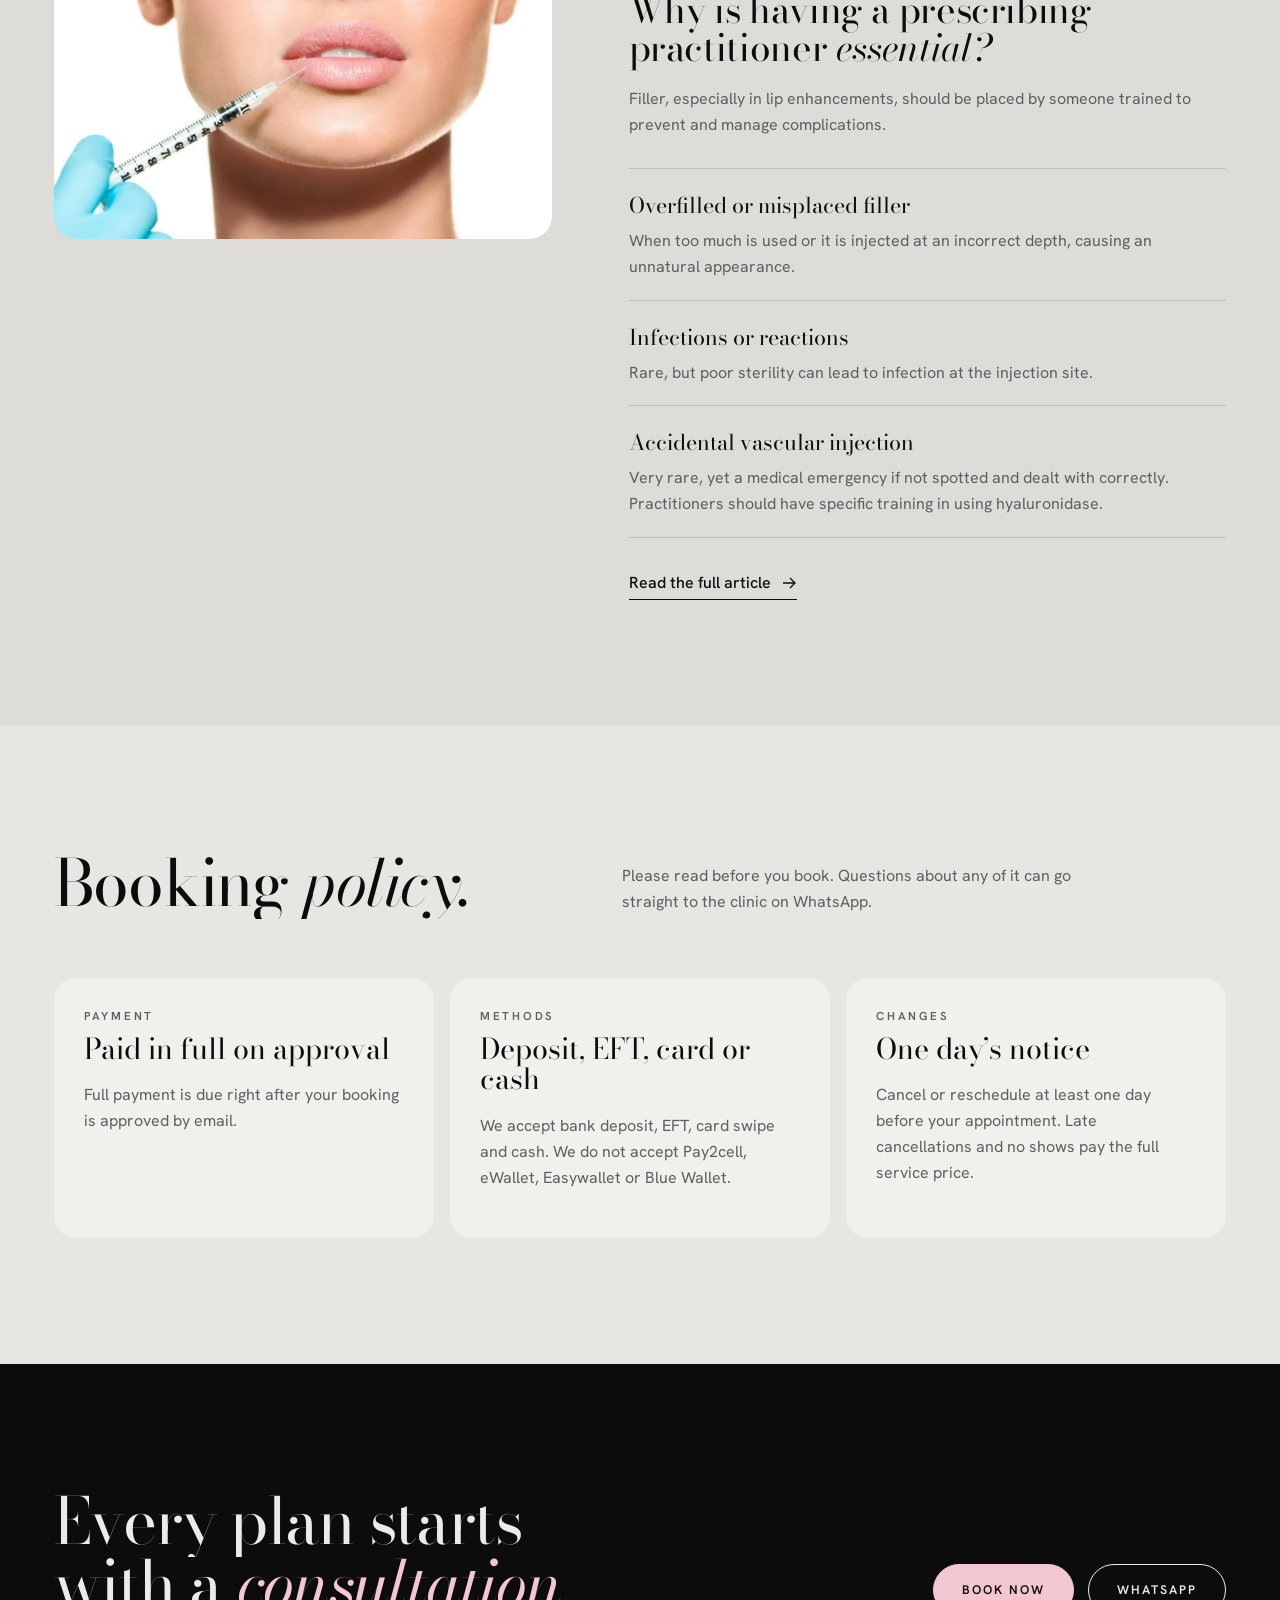
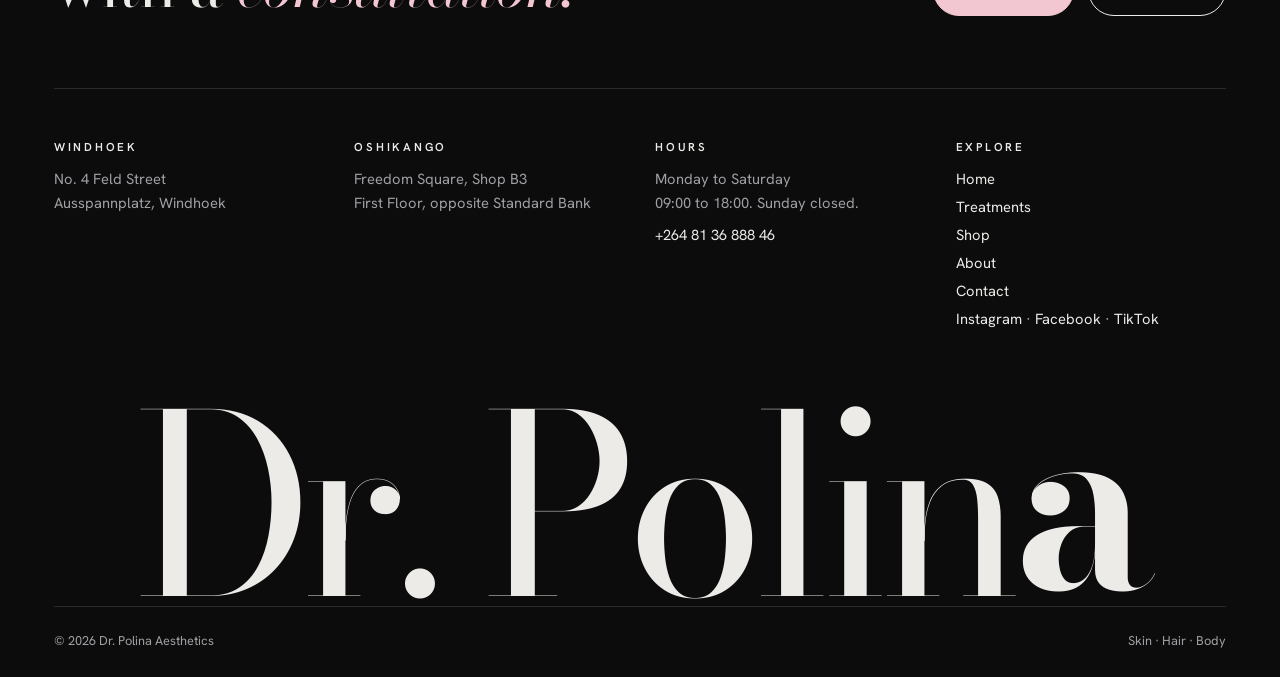
<file: services.html>
<!DOCTYPE html>
<html lang="en">
<head>
<meta charset="utf-8">
<meta name="viewport" content="width=device-width, initial-scale=1, viewport-fit=cover">
<title>Treatments | Dr. Polina Aesthetics</title>
<meta name="description" content="Facial balancing, skin treatments tailored to your skin type, and extraction and exfoliation at Dr. Polina Aesthetics in Windhoek and Oshikango.">
<meta name="theme-color" content="#e7e6e3">
<link rel="icon" href="data:image/svg+xml,<svg xmlns='http://www.w3.org/2000/svg' viewBox='0 0 32 32'><rect width='32' height='32' rx='16' fill='%230c0c0d'/><text x='16' y='23' text-anchor='middle' font-family='Didot,Georgia,serif' font-style='italic' font-size='20' fill='%23f3c7d1'>P</text></svg>">
<link rel="preconnect" href="https://fonts.googleapis.com">
<link rel="preconnect" href="https://fonts.gstatic.com" crossorigin>
<link rel="stylesheet" href="https://fonts.googleapis.com/css2?family=Bodoni+Moda:ital,opsz,wght@0,6..96,400..900;1,6..96,400..900&family=Hanken+Grotesk:wght@300..700&display=swap" media="print" onload="this.media='all'">
<noscript><link rel="stylesheet" href="https://fonts.googleapis.com/css2?family=Bodoni+Moda:ital,opsz,wght@0,6..96,400..900;1,6..96,400..900&family=Hanken+Grotesk:wght@300..700&display=swap"></noscript>
<link rel="stylesheet" href="css/main.css">
<script>!function(d){d.classList.add("js");try{var s=sessionStorage;if(s.getItem("dpa.t"))d.classList.add("is-entering");s.removeItem("dpa.t");s.setItem("dpa.seen","1")}catch(e){}}(document.documentElement)</script>
</head>
<body data-page="services">
<a class="skip" href="#main">Skip to content</a>

<header class="hdr" data-hdr>
  <button class="hdr__menu" type="button" data-menu-open aria-expanded="false" aria-controls="menu"><span class="hdr__lines" aria-hidden="true"><i></i><i></i></span><span>Menu</span></button>
  <a class="hdr__logo" href="index.html" aria-label="Dr. Polina Aesthetics, home"><em>Dr. Polina</em><span>Aesthetics</span></a>
  <div class="hdr__right">
    <button class="hdr__bag" type="button" data-bag-open><span class="hdr__bag-label">Bag</span><span data-bag-count>0</span></button>
    <a class="pill" href="booking.html" data-magnet>Book</a>
  </div>
</header>

<main id="main">
  <section class="phead" data-theme="light">
    <div>
      <p class="eyebrow">Advanced treatments</p>
      <h1 class="h1" data-split>Treat<em>ments.</em></h1>
      <p class="lede" data-reveal>Familiarize yourself with our services and booking system. Every treatment is tailored to your skin type and the concern you came in with.</p>
      <div class="actions" data-reveal style="--d:120ms"><a class="pill pill--ink" href="booking.html" data-magnet>Book now</a><a class="link" href="#facial-balancing">Start with facial balancing <svg class="arr" viewBox="0 0 16 16" fill="none" stroke="currentColor" stroke-width="1.3" aria-hidden="true"><path d="M2 8h12M9 3l5 5-5 5"/></svg></a></div>
    </div>
    <div class="phead__media tilt" data-tilt="8" data-reveal><div class="tilt__in"><img src="images/clinic-treatment.webp" alt="A treatment in progress at Dr. Polina Aesthetics" width="640" height="1136"></div></div>
  </section>

  <div class="marquee" data-theme="light" aria-hidden="true"><div class="marquee__in"><span>Facial balancing</span><span>Acne</span><span>Rosacea</span><span>Premature ageing</span><span>Sun damage</span><span>Pigmentation</span><span>Congested pores</span><span>Facial balancing</span><span>Acne</span><span>Rosacea</span><span>Premature ageing</span><span>Sun damage</span><span>Pigmentation</span><span>Congested pores</span></div></div>

  <section class="sec" id="facial-balancing" data-theme="dark">
    <div class="sec__head">
      <div><p class="eyebrow eyebrow--blush">New 2026 signature service</p><h2 class="h2" style="margin-top:18px" data-split>Facial<br><em>balancing.</em></h2></div>
      <p data-reveal>The upper, mid and lower face treated together as one customised plan, considering proportions, volume, muscle activity, skin quality and structural support. Enhancement that is subtle and strategic, without overfilling or an artificial appearance.</p>
    </div>
    <ul class="tindex">
        <li data-img="images/balance-after.webp"><span class="no">01</span><h3>Botox</h3><p>Relaxes the muscle activity behind fine lines, as part of a balanced plan.</p><a href="booking.html?t=Botox" aria-label="Book Botox"><svg class="arr" viewBox="0 0 22 22" fill="none" stroke="currentColor" stroke-width="1.2" aria-hidden="true"><path d="M3 11h16M13 5l6 6-6 6"/></svg></a></li>
        <li data-img="images/journal-balance.webp"><span class="no">02</span><h3>Dermal fillers</h3><p>Restores volume where it has been lost, such as the cheeks and mid face.</p><a href="booking.html?t=Dermal%20fillers" aria-label="Book Dermal fillers"><svg class="arr" viewBox="0 0 22 22" fill="none" stroke="currentColor" stroke-width="1.2" aria-hidden="true"><path d="M3 11h16M13 5l6 6-6 6"/></svg></a></li>
        <li data-img="images/portrait-studio.webp"><span class="no">03</span><h3>Thread lifting</h3><p>For loss of lift and definition.</p><a href="booking.html?t=Thread%20lifting" aria-label="Book Thread lifting"><svg class="arr" viewBox="0 0 22 22" fill="none" stroke="currentColor" stroke-width="1.2" aria-hidden="true"><path d="M3 11h16M13 5l6 6-6 6"/></svg></a></li>
        <li data-img="images/balance-before.webp"><span class="no">04</span><h3>Chin enhancement</h3><p>Improves chin projection and lower face balance.</p><a href="booking.html?t=Chin%20enhancement" aria-label="Book Chin enhancement"><svg class="arr" viewBox="0 0 22 22" fill="none" stroke="currentColor" stroke-width="1.2" aria-hidden="true"><path d="M3 11h16M13 5l6 6-6 6"/></svg></a></li>
        <li data-img="images/journal-balance.webp"><span class="no">05</span><h3>Smile lines</h3><p>Nasolabial fold correction.</p><a href="booking.html?t=Smile%20lines" aria-label="Book Smile lines"><svg class="arr" viewBox="0 0 22 22" fill="none" stroke="currentColor" stroke-width="1.2" aria-hidden="true"><path d="M3 11h16M13 5l6 6-6 6"/></svg></a></li>
        <li data-img="images/skin-treatment.webp"><span class="no">06</span><h3>Under eye correction</h3><p>Under eye hollows treated with fillers or skin rejuvenating treatments.</p><a href="booking.html?t=Under%20eye%20correction" aria-label="Book Under eye correction"><svg class="arr" viewBox="0 0 22 22" fill="none" stroke="currentColor" stroke-width="1.2" aria-hidden="true"><path d="M3 11h16M13 5l6 6-6 6"/></svg></a></li>
        <li data-img="images/clinic-shelves.webp"><span class="no">07</span><h3>Medical grade skincare</h3><p>Recommendations to support and maintain the result at home.</p><a href="booking.html?t=Medical%20grade%20skincare" aria-label="Book Medical grade skincare"><svg class="arr" viewBox="0 0 22 22" fill="none" stroke="currentColor" stroke-width="1.2" aria-hidden="true"><path d="M3 11h16M13 5l6 6-6 6"/></svg></a></li>
    </ul>

    <div style="margin-top:clamp(90px,14vh,160px)">
      <div class="sec__head">
        <h3 class="h2" data-split>Every plan starts<br>with a <em>facial assessment.</em></h3>
        <p data-reveal>The aim is treatment that is safe, effective and tailored, with natural results. A good result looks refreshed and rested without obviously signalling treatment.</p>
      </div>
      <div class="factors">
        <div class="factor" data-tilt="10" data-reveal style="--d:0ms"><div class="factor__in"><span>i</span><b>Anatomy and proportions</b></div></div>
        <div class="factor" data-tilt="10" data-reveal style="--d:80ms"><div class="factor__in"><span>ii</span><b>Skin type and quality</b></div></div>
        <div class="factor" data-tilt="10" data-reveal style="--d:160ms"><div class="factor__in"><span>iii</span><b>Ageing patterns</b></div></div>
        <div class="factor" data-tilt="10" data-reveal style="--d:240ms"><div class="factor__in"><span>iv</span><b>Lifestyle</b></div></div>
        <div class="factor" data-tilt="10" data-reveal style="--d:320ms"><div class="factor__in"><span>v</span><b>Your goals</b></div></div>
      </div>
      <div class="note">
        <p data-reveal>Darker undertone skin requires expert knowledge, advanced technique and careful product selection. Skin thickness, how melanin rich skin responds, scarring and pigmentation risks, and structural differences are all considered.</p>
        <p data-reveal style="--d:120ms">Facial balancing suits both women and men. All facial balancing treatments are fully customised, and not every client requires every treatment.</p>
      </div>
    </div>
  </section>

  <section class="sec" id="skin" data-theme="light">
    <div class="sec__head">
      <div><p class="eyebrow">Skin</p><h2 class="h2" style="margin-top:18px" data-split>Tailored to<br>your <em>skin type.</em></h2></div>
      <p data-reveal>All treatments are tailored to address skin concerns depending on the skin type: dry, normal, oily or sensitive skin. Hover a concern to see the clinic, or book it straight from the list.</p>
    </div>
    <ul class="tindex">
        <li data-img="images/skin-treatment.webp"><span class="no">01</span><h3>Acne</h3><p>Dry, normal, oily or sensitive skin</p><a href="booking.html?t=Acne" aria-label="Book Acne"><svg class="arr" viewBox="0 0 22 22" fill="none" stroke="currentColor" stroke-width="1.2" aria-hidden="true"><path d="M3 11h16M13 5l6 6-6 6"/></svg></a></li>
        <li data-img="images/clinic-room.webp"><span class="no">02</span><h3>Rosacea</h3><p>Dry, normal, oily or sensitive skin</p><a href="booking.html?t=Rosacea" aria-label="Book Rosacea"><svg class="arr" viewBox="0 0 22 22" fill="none" stroke="currentColor" stroke-width="1.2" aria-hidden="true"><path d="M3 11h16M13 5l6 6-6 6"/></svg></a></li>
        <li data-img="images/portrait-gold.webp"><span class="no">03</span><h3>Premature ageing</h3><p>Dry, normal, oily or sensitive skin</p><a href="booking.html?t=Premature%20ageing" aria-label="Book Premature ageing"><svg class="arr" viewBox="0 0 22 22" fill="none" stroke="currentColor" stroke-width="1.2" aria-hidden="true"><path d="M3 11h16M13 5l6 6-6 6"/></svg></a></li>
        <li data-img="images/clinic-treatment.webp"><span class="no">04</span><h3>Sun damage</h3><p>Dry, normal, oily or sensitive skin</p><a href="booking.html?t=Sun%20damage" aria-label="Book Sun damage"><svg class="arr" viewBox="0 0 22 22" fill="none" stroke="currentColor" stroke-width="1.2" aria-hidden="true"><path d="M3 11h16M13 5l6 6-6 6"/></svg></a></li>
        <li data-img="images/clinic-shelves.webp"><span class="no">05</span><h3>Pigmentation</h3><p>Dry, normal, oily or sensitive skin</p><a href="booking.html?t=Pigmentation" aria-label="Book Pigmentation"><svg class="arr" viewBox="0 0 22 22" fill="none" stroke="currentColor" stroke-width="1.2" aria-hidden="true"><path d="M3 11h16M13 5l6 6-6 6"/></svg></a></li>
    </ul>
  </section>

  <section class="sec" id="clearing" data-theme="light" style="padding-top:0">
    <div class="sec__head">
      <div><p class="eyebrow">Clearing</p><h2 class="h2" style="margin-top:18px" data-split>Extraction and<br><em>exfoliation.</em></h2></div>
      <p data-reveal>To address the extraction of congested pores, blackheads, whiteheads and ingrown hairs, and the exfoliation of dead skin cells.</p>
    </div>
    <ul class="tindex">
        <li data-img="images/clinic-treatment.webp"><span class="no">01</span><h3>Congested pores</h3><p>Careful extraction.</p><a href="booking.html?t=Extraction%20and%20exfoliation" aria-label="Book Congested pores"><svg class="arr" viewBox="0 0 22 22" fill="none" stroke="currentColor" stroke-width="1.2" aria-hidden="true"><path d="M3 11h16M13 5l6 6-6 6"/></svg></a></li>
        <li data-img="images/clinic-treatment.webp"><span class="no">02</span><h3>Blackheads and whiteheads</h3><p>Cleared during extraction.</p><a href="booking.html?t=Extraction%20and%20exfoliation" aria-label="Book Blackheads and whiteheads"><svg class="arr" viewBox="0 0 22 22" fill="none" stroke="currentColor" stroke-width="1.2" aria-hidden="true"><path d="M3 11h16M13 5l6 6-6 6"/></svg></a></li>
        <li data-img="images/clinic-treatment.webp"><span class="no">03</span><h3>Ingrown hairs</h3><p>Treated as part of the same visit.</p><a href="booking.html?t=Extraction%20and%20exfoliation" aria-label="Book Ingrown hairs"><svg class="arr" viewBox="0 0 22 22" fill="none" stroke="currentColor" stroke-width="1.2" aria-hidden="true"><path d="M3 11h16M13 5l6 6-6 6"/></svg></a></li>
        <li data-img="images/clinic-treatment.webp"><span class="no">04</span><h3>Exfoliation</h3><p>Removes dead skin cells.</p><a href="booking.html?t=Extraction%20and%20exfoliation" aria-label="Book Exfoliation"><svg class="arr" viewBox="0 0 22 22" fill="none" stroke="currentColor" stroke-width="1.2" aria-hidden="true"><path d="M3 11h16M13 5l6 6-6 6"/></svg></a></li>
    </ul>
  </section>

  <section class="sec" data-theme="light" style="background:var(--paper-2)">
    <div class="article">
      <div class="article__img tilt" data-tilt="6" data-reveal><div class="tilt__in"><img src="images/journal-lips.webp" alt="Lip filler being placed by a practitioner" width="1080" height="607" loading="lazy"></div></div>
      <div>
        <p class="eyebrow">From the journal</p>
        <h2 class="h3" style="margin:16px 0 18px">Why is having a prescribing practitioner <em>essential?</em></h2>
        <p class="soft">Filler, especially in lip enhancements, should be placed by someone trained to prevent and manage complications.</p>
        <ol>
          <li><b>Overfilled or misplaced filler</b><p>When too much is used or it is injected at an incorrect depth, causing an unnatural appearance.</p></li>
          <li><b>Infections or reactions</b><p>Rare, but poor sterility can lead to infection at the injection site.</p></li>
          <li><b>Accidental vascular injection</b><p>Very rare, yet a medical emergency if not spotted and dealt with correctly. Practitioners should have specific training in using hyaluronidase.</p></li>
        </ol>
        <a class="link" href="https://drpolinaaesthetics.com/why-is-having-a-prescribing-practitioner-essential/" target="_blank" rel="noopener">Read the full article <svg class="arr" viewBox="0 0 16 16" fill="none" stroke="currentColor" stroke-width="1.3" aria-hidden="true"><path d="M2 8h12M9 3l5 5-5 5"/></svg></a>
      </div>
    </div>
  </section>

  <section class="sec" data-theme="light">
    <div class="sec__head">
      <h2 class="h2" data-split>Booking <em>policy.</em></h2>
      <p data-reveal>Please read before you book. Questions about any of it can go straight to the clinic on WhatsApp.</p>
    </div>
    <div class="policy">
      <article data-reveal><p class="eyebrow">Payment</p><h3>Paid in full on approval</h3><p>Full payment is due right after your booking is approved by email.</p></article>
      <article data-reveal style="--d:100ms"><p class="eyebrow">Methods</p><h3>Deposit, EFT, card or cash</h3><p>We accept bank deposit, EFT, card swipe and cash. We do not accept Pay2cell, eWallet, Easywallet or Blue Wallet.</p></article>
      <article data-reveal style="--d:200ms"><p class="eyebrow">Changes</p><h3>One day&rsquo;s notice</h3><p>Cancel or reschedule at least one day before your appointment. Late cancellations and no shows pay the full service price.</p></article>
    </div>
  </section>
</main>

<footer class="foot" data-theme="dark">
  <div class="foot__cta">
    <h2 class="h2" data-split>Every plan starts<br>with a <em>consultation.</em></h2>
    <div style="display:flex;gap:14px;flex-wrap:wrap">
      <a class="pill pill--blush" href="booking.html" data-magnet>Book now</a>
      <a class="pill" href="https://wa.me/264813688846" target="_blank" rel="noopener" data-magnet>WhatsApp</a>
    </div>
  </div>
  <div class="foot__grid">
    <div><p class="eyebrow">Windhoek</p><p>No. 4 Feld Street<br>Ausspannplatz, Windhoek</p></div>
    <div><p class="eyebrow">Oshikango</p><p>Freedom Square, Shop B3<br>First Floor, opposite Standard Bank</p></div>
    <div><p class="eyebrow">Hours</p><p>Monday to Saturday<br>09:00 to 18:00. Sunday closed.</p><p style="margin-top:8px"><a href="tel:+264813688846">+264 81 36 888 46</a></p></div>
    <div><p class="eyebrow">Explore</p><ul><li><a href="index.html">Home</a></li><li><a href="services.html">Treatments</a></li><li><a href="shop.html">Shop</a></li><li><a href="about.html">About</a></li><li><a href="contact.html">Contact</a></li><li><a href="https://www.instagram.com/drpolina_aesthetics/" target="_blank" rel="noopener">Instagram</a> &middot; <a href="https://www.facebook.com/drp.medspa" target="_blank" rel="noopener">Facebook</a> &middot; <a href="https://www.tiktok.com/@drpolina_aesthetics" target="_blank" rel="noopener">TikTok</a></li></ul></div>
  </div>
  <p class="foot__mark" data-mark aria-hidden="true">Dr. Polina</p>
  <div class="foot__base"><span>&copy; <span data-year>2026</span> Dr. Polina Aesthetics</span><span>Skin &middot; Hair &middot; Body</span></div>
</footer>


<script src="js/products.js"></script>
<script src="js/app.js"></script>
</body>
</html>
</file>
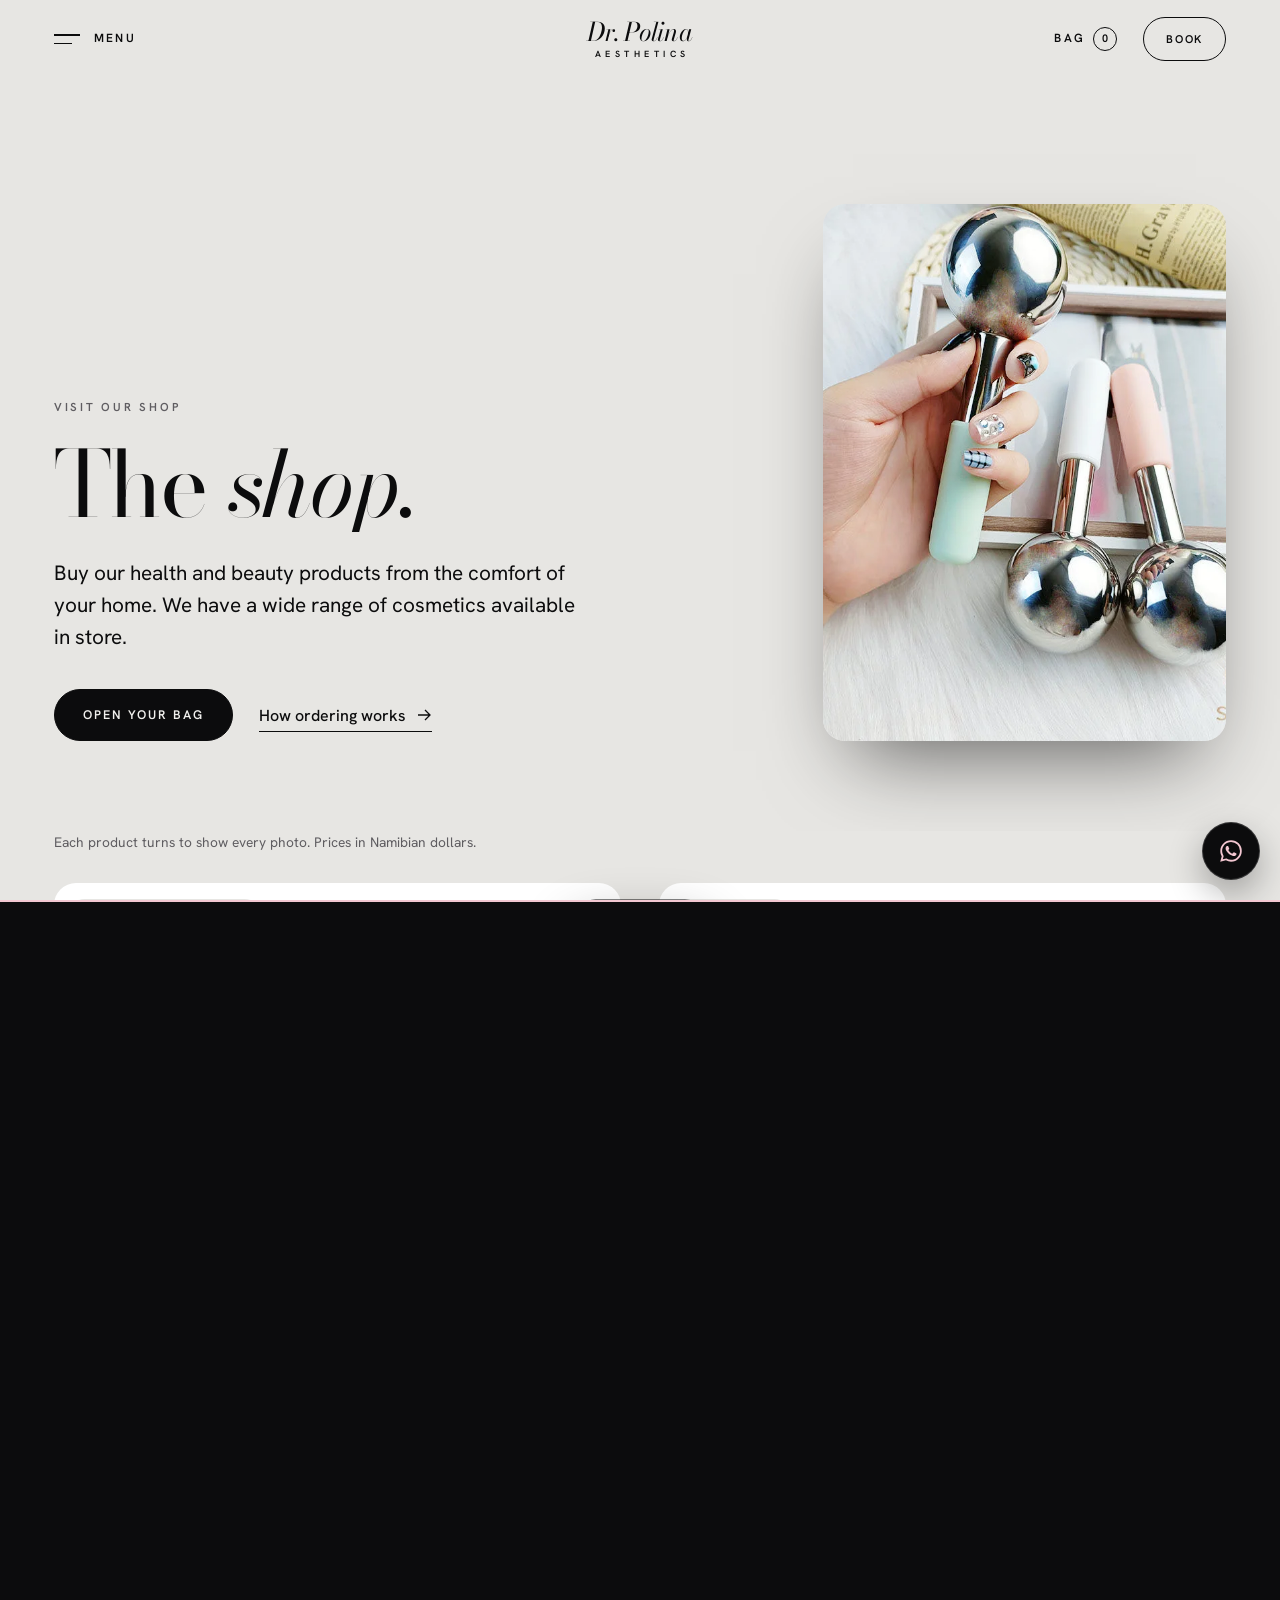
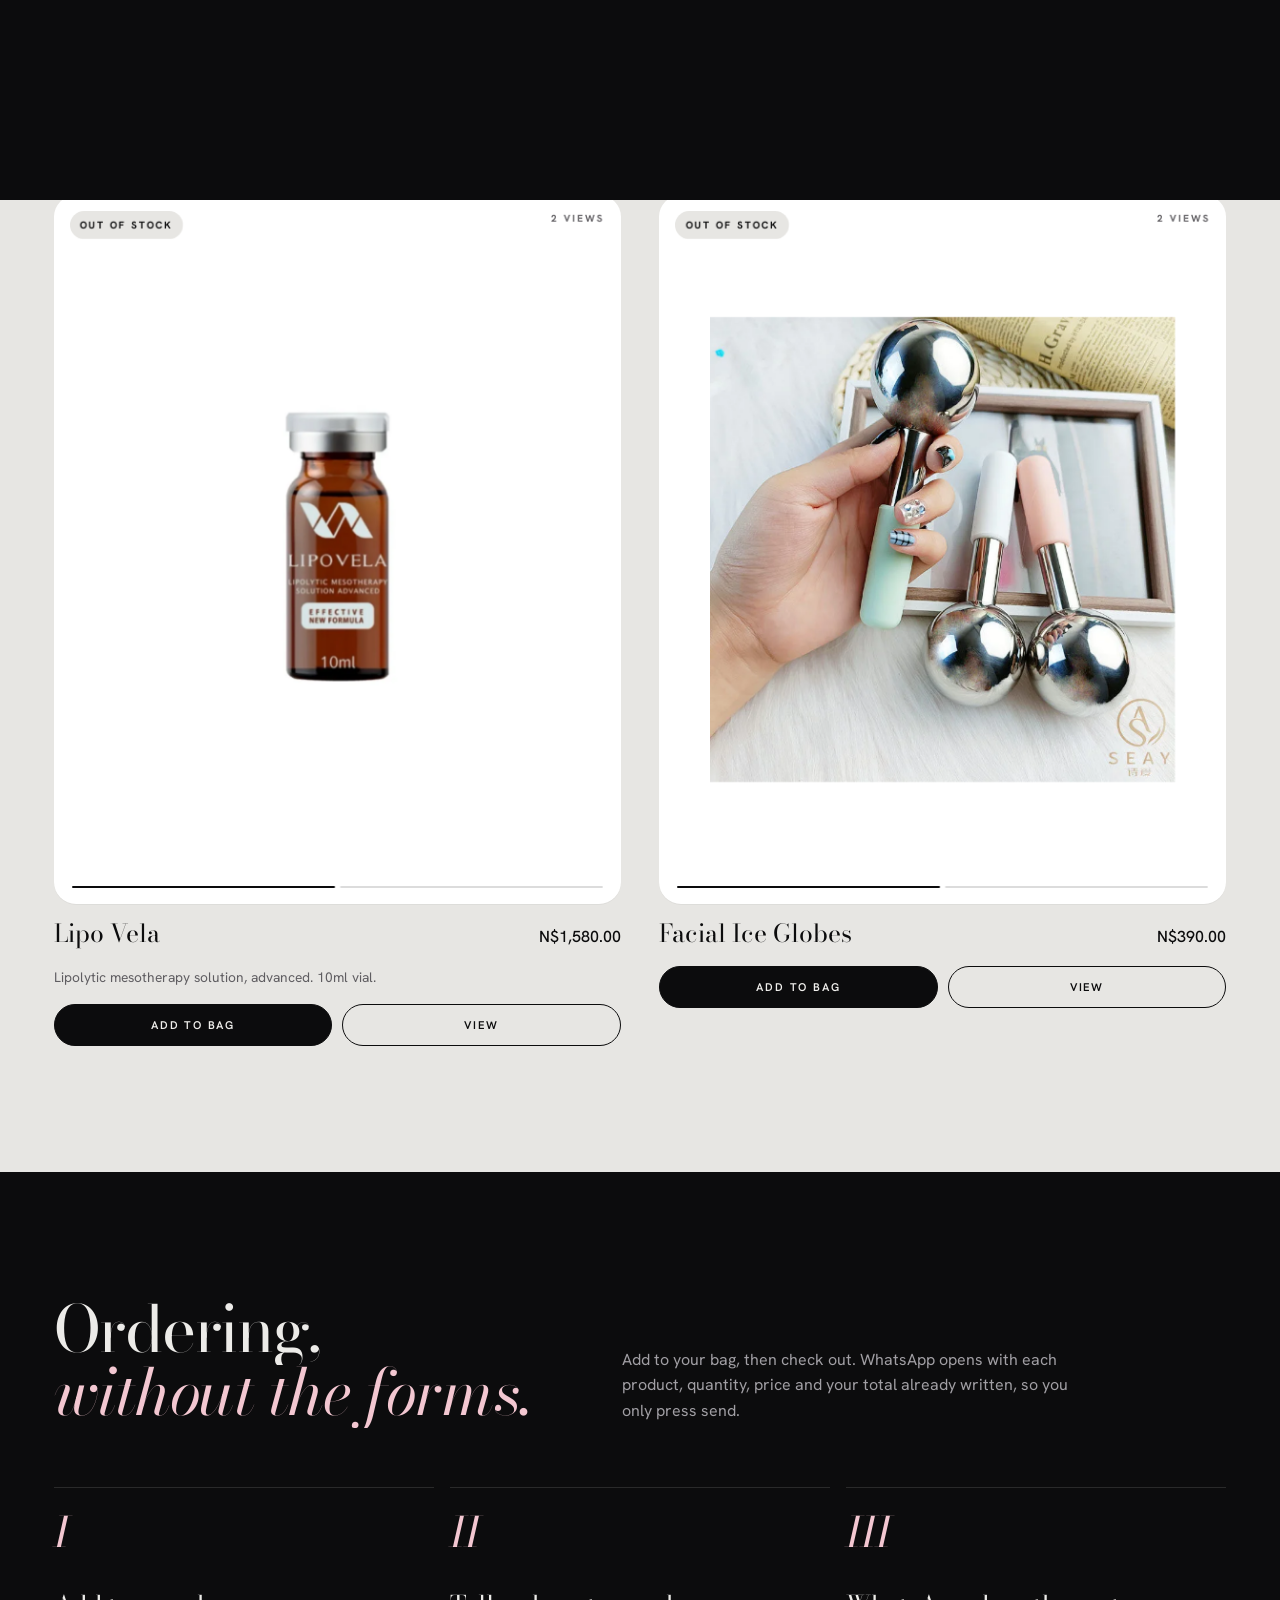
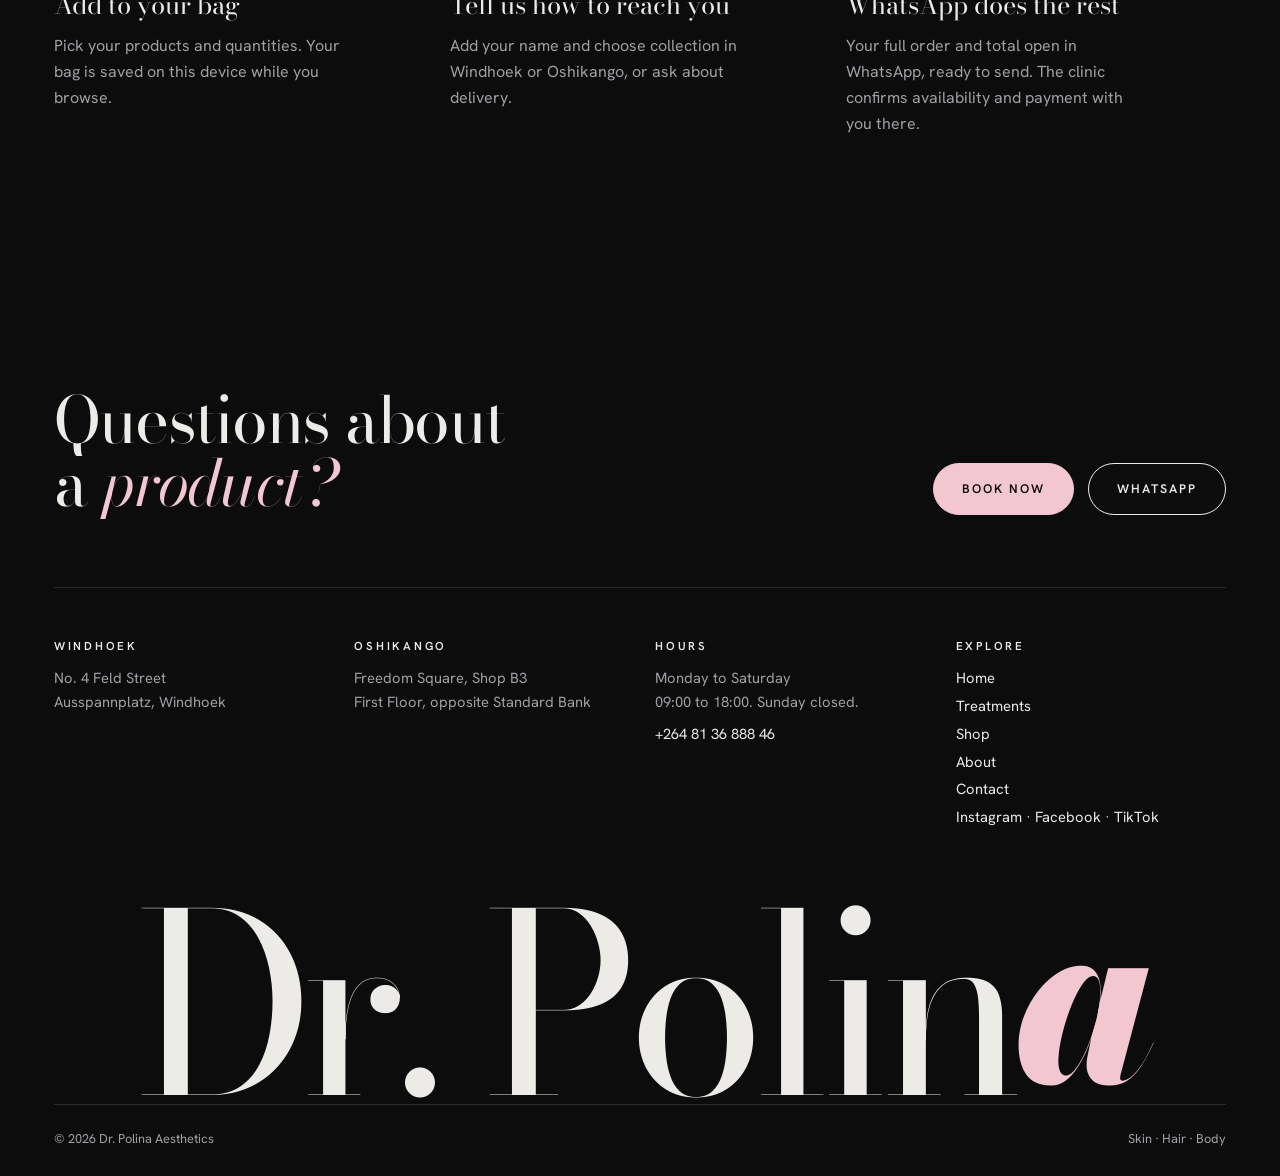
<file: shop.html>
<!DOCTYPE html>
<html lang="en">
<head>
<meta charset="utf-8">
<meta name="viewport" content="width=device-width, initial-scale=1, viewport-fit=cover">
<title>Shop | Dr. Polina Aesthetics</title>
<meta name="description" content="Buy health and beauty products from Dr. Polina Aesthetics. Add to your bag and check out on WhatsApp with your order already written.">
<meta name="theme-color" content="#e7e6e3">
<link rel="icon" href="data:image/svg+xml,<svg xmlns='http://www.w3.org/2000/svg' viewBox='0 0 32 32'><rect width='32' height='32' rx='16' fill='%230c0c0d'/><text x='16' y='23' text-anchor='middle' font-family='Didot,Georgia,serif' font-style='italic' font-size='20' fill='%23f3c7d1'>P</text></svg>">
<link rel="preconnect" href="https://fonts.googleapis.com">
<link rel="preconnect" href="https://fonts.gstatic.com" crossorigin>
<link rel="stylesheet" href="https://fonts.googleapis.com/css2?family=Bodoni+Moda:ital,opsz,wght@0,6..96,400..900;1,6..96,400..900&family=Hanken+Grotesk:wght@300..700&display=swap" media="print" onload="this.media='all'">
<noscript><link rel="stylesheet" href="https://fonts.googleapis.com/css2?family=Bodoni+Moda:ital,opsz,wght@0,6..96,400..900;1,6..96,400..900&family=Hanken+Grotesk:wght@300..700&display=swap"></noscript>
<link rel="stylesheet" href="css/main.css">
<script>!function(d){d.classList.add("js");try{var s=sessionStorage;if(s.getItem("dpa.t"))d.classList.add("is-entering");s.removeItem("dpa.t");s.setItem("dpa.seen","1")}catch(e){}}(document.documentElement)</script>
</head>
<body data-page="shop">
<a class="skip" href="#main">Skip to content</a>

<header class="hdr" data-hdr>
  <button class="hdr__menu" type="button" data-menu-open aria-expanded="false" aria-controls="menu"><span class="hdr__lines" aria-hidden="true"><i></i><i></i></span><span>Menu</span></button>
  <a class="hdr__logo" href="index.html" aria-label="Dr. Polina Aesthetics, home"><em>Dr. Polina</em><span>Aesthetics</span></a>
  <div class="hdr__right">
    <button class="hdr__bag" type="button" data-bag-open><span class="hdr__bag-label">Bag</span><span data-bag-count>0</span></button>
    <a class="pill" href="booking.html" data-magnet>Book</a>
  </div>
</header>

<main id="main">
  <section class="phead" data-theme="light">
    <div>
      <p class="eyebrow">Visit our shop</p>
      <h1 class="h1" data-split>The <em>shop.</em></h1>
      <p class="lede" data-reveal>Buy our health and beauty products from the comfort of your home. We have a wide range of cosmetics available in store.</p>
      <div class="actions" data-reveal style="--d:120ms"><button class="pill pill--ink" type="button" data-bag-open data-magnet>Open your bag</button><a class="link" href="#how">How ordering works <svg class="arr" viewBox="0 0 16 16" fill="none" stroke="currentColor" stroke-width="1.3" aria-hidden="true"><path d="M2 8h12M9 3l5 5-5 5"/></svg></a></div>
    </div>
    <div class="phead__media tilt" data-tilt="8" data-reveal><div class="tilt__in"><img src="images/shop/ice-globes-1.webp" alt="Facial Ice Globes held in a hand" width="800" height="800"></div></div>
  </section>

  <section class="sec" data-theme="light" style="padding-top:0">
    <p class="small soft" style="margin-bottom:30px">Each product turns to show every photo. Prices in Namibian dollars.</p>
    <div class="pgrid pgrid--shop" data-products="shop"><noscript><p>The shop needs JavaScript to show products. You can also order on WhatsApp at +264 81 36 888 46.</p></noscript></div>
  </section>

  <section class="sec" id="how" data-theme="dark">
    <div class="sec__head">
      <h2 class="h2" data-split>Ordering,<br><em>without the forms.</em></h2>
      <p data-reveal>Add to your bag, then check out. WhatsApp opens with each product, quantity, price and your total already written, so you only press send.</p>
    </div>
    <ol class="how">
      <li data-reveal><b>Add to your bag</b><p>Pick your products and quantities. Your bag is saved on this device while you browse.</p></li>
      <li data-reveal style="--d:100ms"><b>Tell us how to reach you</b><p>Add your name and choose collection in Windhoek or Oshikango, or ask about delivery.</p></li>
      <li data-reveal style="--d:200ms"><b>WhatsApp does the rest</b><p>Your full order and total open in WhatsApp, ready to send. The clinic confirms availability and payment with you there.</p></li>
    </ol>
  </section>
</main>

<footer class="foot" data-theme="dark">
  <div class="foot__cta">
    <h2 class="h2" data-split>Questions about<br>a <em>product?</em></h2>
    <div style="display:flex;gap:14px;flex-wrap:wrap">
      <a class="pill pill--blush" href="booking.html" data-magnet>Book now</a>
      <a class="pill" href="https://wa.me/264813688846" target="_blank" rel="noopener" data-magnet>WhatsApp</a>
    </div>
  </div>
  <div class="foot__grid">
    <div><p class="eyebrow">Windhoek</p><p>No. 4 Feld Street<br>Ausspannplatz, Windhoek</p></div>
    <div><p class="eyebrow">Oshikango</p><p>Freedom Square, Shop B3<br>First Floor, opposite Standard Bank</p></div>
    <div><p class="eyebrow">Hours</p><p>Monday to Saturday<br>09:00 to 18:00. Sunday closed.</p><p style="margin-top:8px"><a href="tel:+264813688846">+264 81 36 888 46</a></p></div>
    <div><p class="eyebrow">Explore</p><ul><li><a href="index.html">Home</a></li><li><a href="services.html">Treatments</a></li><li><a href="shop.html">Shop</a></li><li><a href="about.html">About</a></li><li><a href="contact.html">Contact</a></li><li><a href="https://www.instagram.com/drpolina_aesthetics/" target="_blank" rel="noopener">Instagram</a> &middot; <a href="https://www.facebook.com/drp.medspa" target="_blank" rel="noopener">Facebook</a> &middot; <a href="https://www.tiktok.com/@drpolina_aesthetics" target="_blank" rel="noopener">TikTok</a></li></ul></div>
  </div>
  <p class="foot__mark" data-mark aria-hidden="true">Dr. Polina</p>
  <div class="foot__base"><span>&copy; <span data-year>2026</span> Dr. Polina Aesthetics</span><span>Skin &middot; Hair &middot; Body</span></div>
</footer>

<dialog class="pview" data-pview aria-label="Product details">
  <button class="pview__x" type="button" data-pv-close aria-label="Close"><svg viewBox="0 0 16 16" fill="none" stroke="currentColor" stroke-width="1.4" aria-hidden="true"><path d="M3 3l10 10M13 3L3 13"/></svg></button>
  <div class="pview__grid"><div class="pview__media" data-pview-media></div><div class="pview__info" data-pview-info></div></div>
</dialog>
<script src="js/products.js"></script>
<script src="js/app.js"></script>
</body>
</html>
</file>
<file: css/main.css>
/* ==========================================================================
   Dr. Polina Aesthetics
   Black, light grey, a touch of blush. Bodoni Moda for the voice,
   Hanken Grotesk for everything you read at length.
   ========================================================================== */

:root {
  --ink: #0c0c0d;
  --ink-2: #151517;
  --ink-3: #222225;
  --paper: #e7e6e3;
  --paper-2: #dddcd8;
  --paper-3: #f1f0ed;
  --stone: #b8b6b2;
  --mute: #5f5d61;
  --mute-d: #a19fa4;
  --line: rgba(12, 12, 13, 0.14);
  --line-d: rgba(255, 255, 255, 0.12);
  --blush: #f3c7d1;
  --blush-2: #eab3c1;
  --serif: "Bodoni Moda", "Didot", "Bodoni 72", Georgia, serif;
  --sans: "Hanken Grotesk", system-ui, -apple-system, "Segoe UI", sans-serif;
  --g: clamp(20px, 4.2vw, 64px);
  --hdr: 78px;
  --r: 20px;
  --ease: cubic-bezier(0.22, 1, 0.36, 1);
  --ease-io: cubic-bezier(0.65, 0, 0.35, 1);
}

*, *::before, *::after { box-sizing: border-box; }
html { -webkit-text-size-adjust: 100%; background: var(--paper); color: var(--ink); }
body {
  margin: 0; font-family: var(--sans); font-size: 1rem; line-height: 1.62; font-weight: 400;
  -webkit-font-smoothing: antialiased; -moz-osx-font-smoothing: grayscale;
  overflow-x: clip; text-rendering: optimizeLegibility;
}
img, svg, video, canvas { display: block; max-width: 100%; }
a { color: inherit; text-decoration: none; }
button { font: inherit; color: inherit; background: none; border: 0; padding: 0; cursor: pointer; }
input, select, textarea { font: inherit; color: inherit; }
h1, h2, h3, h4, p, figure, blockquote, ul, ol { margin: 0; }
ul, ol { padding: 0; list-style: none; }
::selection { background: var(--blush); color: var(--ink); }
:focus-visible { outline: 2px solid var(--blush-2); outline-offset: 3px; border-radius: 4px; }
.vh { position: absolute !important; width: 1px; height: 1px; overflow: hidden; clip: rect(0 0 0 0); white-space: nowrap; }
.skip { position: fixed; left: 12px; top: -60px; z-index: 300; background: var(--ink); color: #fff; padding: 10px 16px; border-radius: 99px; }
.skip:focus { top: 12px; }

[data-theme="dark"] { background: var(--ink); color: #ecebe8; }
[data-theme="light"] { background: var(--paper); color: var(--ink); }

/* ---------------------------------------------------------------- type -- */
.eyebrow {
  font-family: var(--sans); font-size: 0.72rem; font-weight: 600; letter-spacing: 0.24em;
  text-transform: uppercase; line-height: 1.4;
}
.eyebrow--blush { color: var(--blush); }
[data-theme="light"] .eyebrow { color: var(--mute); }
.serif, .h1, .h2, .h3, .h4 { font-family: var(--serif); font-weight: 400; font-optical-sizing: auto; }
.h1 { font-size: clamp(3rem, 1.4rem + 5.4vw, 8.4rem); line-height: 0.94; letter-spacing: -0.025em; }
.h2 { font-size: clamp(2.4rem, 1.3rem + 3.4vw, 5.4rem); line-height: 0.98; letter-spacing: -0.02em; }
.h3 { font-size: clamp(1.7rem, 1.2rem + 1.4vw, 2.6rem); line-height: 1.04; letter-spacing: -0.01em; }
.h4 { font-size: 1.45rem; line-height: 1.1; }
.h1 em, .h2 em, .h3 em, .serif em { font-style: italic; }
[data-theme="dark"] .h1 em, [data-theme="dark"] .h2 em { color: var(--blush); }
.lede { font-size: clamp(1.08rem, 0.98rem + 0.4vw, 1.3rem); line-height: 1.55; }
.small { font-size: 0.86rem; line-height: 1.6; }
.soft { color: var(--mute); }
[data-theme="dark"] .soft { color: var(--mute-d); }
.num { font-variant-numeric: tabular-nums; }

/* split headings: each line rises in 3D */
.js [data-split] .ln { display: block; overflow: hidden; padding-bottom: 0.06em; margin-bottom: -0.06em; perspective: 600px; }
.js [data-split] .ln > span { display: inline-block; transform-origin: 50% 100%; transform: translateY(105%) rotateX(-40deg); transition: transform 1.1s var(--ease); transition-delay: calc(var(--i) * 90ms); }
.js [data-split].is-in .ln > span { transform: none; }

.js [data-reveal] { opacity: 0; transform: translateY(28px); transition: opacity 1s var(--ease), transform 1.1s var(--ease); transition-delay: var(--d, 0ms); }
.js [data-reveal].is-in { opacity: 1; transform: none; }

/* ------------------------------------------------------------- buttons -- */
.pill {
  position: relative; display: inline-flex; align-items: center; justify-content: center; gap: 10px;
  min-height: 52px; padding: 0 28px; border-radius: 999px; border: 1px solid currentColor;
  font-size: 0.78rem; font-weight: 600; letter-spacing: 0.16em; text-transform: uppercase; white-space: nowrap;
  overflow: hidden; isolation: isolate; transition: color 0.5s var(--ease), border-color 0.5s var(--ease);
}
.pill::before {
  content: ""; position: absolute; inset: -1px; z-index: -1; border-radius: inherit;
  background: currentColor; transform: translateY(101%); transition: transform 0.55s var(--ease);
}
.pill > * { position: relative; }
.pill svg { width: 18px; height: 18px; }
@media (hover: hover) and (pointer: fine) {
  .pill:hover::before { transform: none; }
  [data-theme="light"] .pill:hover, .pill--on-light:hover { color: var(--paper-3); }
  [data-theme="dark"] .pill:hover { color: var(--ink); }
  [data-theme="dark"] .pill:hover::before { background: #ecebe8; }
  [data-theme="light"] .pill:hover::before { background: var(--ink); }
}
.pill--ink { background: var(--ink); color: var(--paper-3); border-color: var(--ink); }
.pill--ink::before { background: var(--blush) !important; }
@media (hover: hover) and (pointer: fine) { .pill--ink:hover { color: var(--ink) !important; border-color: var(--blush); } }
.pill--blush { background: var(--blush); color: var(--ink); border-color: var(--blush); }
.pill--blush::before { background: #fff !important; }
@media (hover: hover) and (pointer: fine) { .pill--blush:hover { color: var(--ink) !important; } }
.pill--block { width: 100%; }
.pill--sm { min-height: 42px; padding: 0 20px; font-size: 0.7rem; }

.link { position: relative; display: inline-flex; align-items: center; gap: 10px; font-weight: 500; padding: 4px 0; }
.link::after { content: ""; position: absolute; left: 0; right: 0; bottom: 0; height: 1px; background: currentColor; transform-origin: right; transition: transform 0.6s var(--ease); }
.link .arr { width: 16px; height: 16px; transition: transform 0.5s var(--ease); }
@media (hover: hover) and (pointer: fine) {
  .link:hover::after { transform: scaleX(0); }
  .link:hover .arr { transform: translateX(4px); }
}

/* -------------------------------------------------------------- header -- */
.hdr {
  position: fixed; inset: 0 0 auto 0; z-index: 90; height: var(--hdr);
  display: grid; grid-template-columns: 1fr auto 1fr; align-items: center;
  padding: 0 var(--g); color: var(--hdr-c, var(--ink));
  transition: transform 0.6s var(--ease), color 0.4s ease;
}
.hdr::before {
  content: ""; position: absolute; inset: 0 0 -18px 0; z-index: -1; pointer-events: none;
  background: linear-gradient(to bottom, var(--hdr-bg, var(--paper)) 55%, transparent);
  opacity: 0; transition: opacity 0.4s ease;
}
.hdr.is-solid::before { opacity: 0.94; }
.hdr.is-dark { --hdr-c: #ecebe8; --hdr-bg: var(--ink); }
.hdr.is-hidden { transform: translateY(-110%); }
.hdr__menu { display: inline-flex; align-items: center; gap: 14px; justify-self: start; height: 44px; font-size: 0.74rem; font-weight: 600; letter-spacing: 0.2em; text-transform: uppercase; }
.hdr__lines { position: relative; width: 26px; height: 10px; }
.hdr__lines i { position: absolute; left: 0; right: 0; height: 1.5px; background: currentColor; transition: transform 0.5s var(--ease); }
.hdr__lines i:first-child { top: 0; } .hdr__lines i:last-child { bottom: 0; right: 8px; }
@media (hover: hover) and (pointer: fine) { .hdr__menu:hover .hdr__lines i:last-child { transform: translateX(8px); } }
.hdr__logo { display: grid; justify-items: center; line-height: 1; }
.hdr__logo em { font-family: var(--serif); font-style: italic; font-size: 1.6rem; letter-spacing: -0.01em; }
.hdr__logo span { font-size: 0.56rem; letter-spacing: 0.5em; text-transform: uppercase; margin-top: 5px; padding-left: 0.5em; font-weight: 600; }
.hdr__right { justify-self: end; display: flex; align-items: center; gap: clamp(12px, 2vw, 28px); }
.hdr__bag { display: inline-flex; align-items: center; gap: 8px; height: 44px; font-size: 0.74rem; font-weight: 600; letter-spacing: 0.2em; text-transform: uppercase; }
.hdr__bag [data-bag-count] { display: inline-grid; place-items: center; min-width: 24px; height: 24px; padding: 0 6px; border-radius: 99px; border: 1px solid currentColor; font-size: 0.68rem; letter-spacing: 0; }
.hdr .pill { min-height: 44px; padding: 0 22px; font-size: 0.7rem; }
@media (max-width: 760px) {
  :root { --hdr: 64px; }
  .hdr { grid-template-columns: auto 1fr auto; gap: 12px; }
  .hdr__logo { justify-self: center; }
  .hdr__logo em { font-size: 1.3rem; }
  .hdr__logo span { font-size: 0.5rem; letter-spacing: 0.42em; }
  .hdr__menu > span:last-child, .hdr__bag-label, .hdr .pill { display: none; }
}

/* ---------------------------------------------------------------- menu -- */
.menu {
  position: fixed; inset: 0; z-index: 120; background: var(--ink); color: #ecebe8;
  display: grid; grid-template-columns: minmax(0, 1.2fr) minmax(0, 1fr);
  clip-path: inset(0 0 100% 0); visibility: hidden;
  transition: clip-path 0.9s var(--ease-io), visibility 0s linear 0.9s;
}
.menu.is-open { clip-path: inset(0 0 0 0); visibility: visible; transition: clip-path 0.9s var(--ease-io), visibility 0s; }
.menu__main { display: flex; flex-direction: column; justify-content: space-between; padding: calc(var(--hdr) + 4vh) var(--g) 5vh; overflow-y: auto; }
.menu__links { counter-reset: m; }
.menu__links li { overflow: hidden; }
.menu__links a {
  display: flex; align-items: baseline; gap: 18px; font-family: var(--serif);
  font-size: clamp(2.6rem, 1.6rem + 4.2vw, 6rem); line-height: 1.04; letter-spacing: -0.02em;
  transform: translateY(110%); transition: transform 0.9s var(--ease), color 0.3s;
}
.menu.is-open .menu__links a { transform: none; transition-delay: calc(0.18s + var(--i) * 0.06s); }
.menu__links a::before { counter-increment: m; content: "0" counter(m); font-family: var(--sans); font-size: 0.7rem; letter-spacing: 0.1em; color: var(--mute-d); transform: translateY(-1.6em); }
.menu__links a:hover, .menu__links a:focus-visible { font-style: italic; color: var(--blush); }
.menu__links a[aria-current="page"] { font-style: italic; }
.menu__info { display: grid; grid-template-columns: repeat(auto-fit, minmax(180px, 1fr)); gap: 24px; margin-top: 6vh; color: var(--mute-d); font-size: 0.88rem; }
.menu__info .eyebrow { color: #ecebe8; margin-bottom: 6px; }
.menu__info a { color: #ecebe8; }
.menu__visual { position: relative; perspective: 1400px; overflow: hidden; background: var(--ink-2); }
.menu__visual figure { position: absolute; inset: 14% 14%; border-radius: var(--r); overflow: hidden; opacity: 0; transform: rotateY(-24deg) scale(0.9); transition: opacity 0.6s var(--ease), transform 1s var(--ease); }
.menu__visual figure.is-on { opacity: 1; transform: none; }
.menu__visual img { width: 100%; height: 100%; object-fit: cover; }
.menu__close { position: absolute; top: 0; left: var(--g); height: var(--hdr); display: inline-flex; align-items: center; gap: 12px; font-size: 0.74rem; font-weight: 600; letter-spacing: 0.2em; text-transform: uppercase; z-index: 2; }
.menu__close i { position: relative; width: 22px; height: 22px; }
.menu__close i::before, .menu__close i::after { content: ""; position: absolute; left: 0; right: 0; top: 50%; height: 1.5px; background: currentColor; transform: rotate(45deg); }
.menu__close i::after { transform: rotate(-45deg); }
@media (max-width: 860px) { .menu { grid-template-columns: 1fr; } .menu__visual { display: none; } }

/* ---------------------------------------------------------- bag drawer -- */
.scrim { position: fixed; inset: 0; z-index: 110; background: rgba(12, 12, 13, 0.5); backdrop-filter: blur(4px); opacity: 0; visibility: hidden; transition: opacity 0.5s, visibility 0s linear 0.5s; }
.scrim.is-on { opacity: 1; visibility: visible; transition: opacity 0.5s; }
.bag {
  position: fixed; top: 0; right: 0; bottom: 0; z-index: 115; width: min(480px, 100%);
  background: var(--paper-3); color: var(--ink); display: flex; flex-direction: column;
  transform: translateX(102%); visibility: hidden; transition: transform 0.8s var(--ease), visibility 0s linear 0.8s;
}
.bag.is-open { transform: none; visibility: visible; transition: transform 0.8s var(--ease), visibility 0s; }
.bag__head { display: flex; justify-content: space-between; align-items: center; padding: 22px 26px; border-bottom: 1px solid var(--line); }
.bag__head .h4 { font-style: italic; }
.bag__x { width: 44px; height: 44px; display: grid; place-items: center; border-radius: 50%; border: 1px solid var(--line); }
.bag__x svg { width: 16px; height: 16px; }
.bag__body { flex: 1; overflow-y: auto; padding: 8px 26px; }
.bag__foot { padding: 20px 26px 26px; border-top: 1px solid var(--line); display: grid; gap: 14px; max-height: 70vh; overflow-y: auto; }
.bag__empty { padding: 40px 0; display: grid; gap: 14px; }
.line { display: grid; grid-template-columns: 76px 1fr auto; gap: 16px; padding: 18px 0; border-bottom: 1px solid var(--line); align-items: start; }
.line img { width: 76px; height: 92px; object-fit: contain; background: #fff; border-radius: 12px; }
.line h4 { font-family: var(--serif); font-weight: 400; font-size: 1.25rem; line-height: 1.1; }
.line p { font-size: 0.8rem; color: var(--mute); margin-top: 4px; }
.line__price { font-weight: 600; font-variant-numeric: tabular-nums; font-size: 0.92rem; }
.qty { display: inline-flex; align-items: center; margin-top: 10px; border: 1px solid var(--line); border-radius: 99px; }
.qty button { width: 38px; height: 38px; display: grid; place-items: center; }
.qty output { min-width: 22px; text-align: center; font-variant-numeric: tabular-nums; font-size: 0.9rem; }
.line__rm { margin-left: 12px; font-size: 0.76rem; text-decoration: underline; text-underline-offset: 3px; color: var(--mute); }
.bag__total { display: flex; justify-content: space-between; align-items: baseline; }
.bag__total strong { font-family: var(--serif); font-size: 1.8rem; font-weight: 400; font-variant-numeric: tabular-nums; }
.bag__note { font-size: 0.78rem; color: var(--mute); }

/* -------------------------------------------------------------- fields -- */
.field { display: grid; gap: 6px; }
.field label, .field legend, .fs legend { font-size: 0.7rem; font-weight: 600; letter-spacing: 0.18em; text-transform: uppercase; }
.field input, .field select, .field textarea {
  width: 100%; min-height: 50px; padding: 12px 16px; border-radius: 14px;
  border: 1px solid var(--line); background: rgba(255, 255, 255, 0.55); font-size: 1rem;
  transition: border-color 0.3s, background 0.3s;
}
.field textarea { min-height: 110px; resize: vertical; }
.field input:focus, .field select:focus, .field textarea:focus { outline: none; border-color: var(--ink); background: #fff; }
.field__err { display: none; font-size: 0.78rem; color: #9b2c45; }
.field[aria-invalid="true"] input { border-color: #9b2c45; }
.field[aria-invalid="true"] .field__err { display: block; }
.fs { border: 0; padding: 0; margin: 0; display: grid; gap: 10px; min-width: 0; }
.fs legend { padding: 0; margin-bottom: 10px; }
.chips { display: flex; flex-wrap: wrap; gap: 8px; }
.chip { position: relative; }
.chip input { position: absolute; opacity: 0; inset: 0; margin: 0; cursor: pointer; }
.chip span {
  display: inline-flex; align-items: center; min-height: 42px; padding: 0 18px; border-radius: 99px;
  border: 1px solid var(--line); font-size: 0.9rem; transition: background 0.3s, color 0.3s, border-color 0.3s;
}
.chip input:checked + span { background: var(--ink); color: var(--paper-3); border-color: var(--ink); }
.chip input:focus-visible + span { outline: 2px solid var(--blush-2); outline-offset: 2px; }
@media (hover: hover) and (pointer: fine) { .chip:hover span { border-color: var(--ink); } }

/* --------------------------------------------------------------- toast -- */
.toast {
  position: fixed; left: 50%; bottom: 24px; z-index: 105; display: flex; align-items: center; gap: 18px;
  background: var(--ink); color: #ecebe8; padding: 10px 10px 10px 22px; border-radius: 99px;
  font-size: 0.88rem; box-shadow: 0 20px 50px rgba(0, 0, 0, 0.3);
  transform: translate(-50%, 140%); transition: transform 0.6s var(--ease);
}
.toast.is-on { transform: translate(-50%, 0); }
.toast button { background: var(--blush); color: var(--ink); border-radius: 99px; padding: 10px 16px; font-size: 0.7rem; font-weight: 600; letter-spacing: 0.14em; text-transform: uppercase; }

/* ------------------------------------------------------ WhatsApp widget -- */
.wa { position: fixed; right: 20px; bottom: 20px; z-index: 95; display: grid; justify-items: end; gap: 12px; pointer-events: none; }
.wa__panel {
  width: min(330px, calc(100vw - 40px)); background: var(--paper-3); color: var(--ink); border-radius: 22px;
  padding: 20px; box-shadow: 0 30px 70px rgba(0, 0, 0, 0.28); transform-origin: 100% 100%;
  opacity: 0; transform: scale(0.9) translateY(10px); visibility: hidden;
  transition: opacity 0.4s var(--ease), transform 0.5s var(--ease), visibility 0s linear 0.5s;
}
.wa.is-open .wa__panel { opacity: 1; transform: none; visibility: visible; pointer-events: auto; transition: opacity 0.4s var(--ease), transform 0.5s var(--ease); }
.wa__head { display: flex; justify-content: space-between; gap: 12px; margin-bottom: 14px; }
.wa__head p:last-child { font-size: 0.86rem; color: var(--mute); margin-top: 4px; }
.wa__x { width: 32px; height: 32px; flex: none; display: grid; place-items: center; border-radius: 50%; border: 1px solid var(--line); font-size: 1.1rem; line-height: 1; }
.wa__opts { display: grid; gap: 8px; }
.wa__opt { text-align: left; padding: 13px 16px; border-radius: 14px; border: 1px solid var(--line); font-size: 0.9rem; transition: background 0.3s, border-color 0.3s; }
@media (hover: hover) and (pointer: fine) { .wa__opt:hover { background: #fff; border-color: var(--ink); } }
.wa__launch {
  pointer-events: auto; width: 58px; height: 58px; border-radius: 50%; display: grid; place-items: center;
  background: var(--ink); color: var(--blush); border: 1px solid rgba(255, 255, 255, 0.16);
  box-shadow: 0 14px 34px rgba(0, 0, 0, 0.3); transition: transform 0.5s var(--ease);
}
.wa__launch svg { width: 26px; height: 26px; }
@media (hover: hover) and (pointer: fine) { .wa__launch:hover { transform: scale(1.08) rotate(-8deg); } }

/* -------------------------------------------------------------- cursor -- */
.cursor { position: fixed; left: 0; top: 0; z-index: 400; pointer-events: none; display: none; }
.has-cursor .cursor { display: block; }
.cursor__dot { position: absolute; width: 6px; height: 6px; margin: -3px 0 0 -3px; border-radius: 50%; background: #fff; mix-blend-mode: difference; }
.cursor__ring {
  position: absolute; width: 38px; height: 38px; margin: -19px 0 0 -19px; border-radius: 50%;
  border: 1px solid rgba(255, 255, 255, 0.9); mix-blend-mode: difference;
  display: grid; place-items: center; transition: width 0.45s var(--ease), height 0.45s var(--ease), margin 0.45s var(--ease), background 0.4s, border-color 0.4s;
}
.cursor__ring span { font-size: 0.62rem; font-weight: 700; letter-spacing: 0.18em; text-transform: uppercase; color: var(--ink); opacity: 0; transition: opacity 0.3s; }
.cursor.is-label .cursor__ring { width: 92px; height: 92px; margin: -46px 0 0 -46px; background: var(--blush); border-color: var(--blush); mix-blend-mode: normal; }
.cursor.is-label .cursor__ring span { opacity: 1; }
.cursor.is-label .cursor__dot { opacity: 0; }
.cursor.is-link .cursor__ring { width: 58px; height: 58px; margin: -29px 0 0 -29px; background: rgba(255, 255, 255, 1); }
.cursor.is-hidden { opacity: 0; }

/* ---------------------------------------------------------------- veil -- */
.veil { position: fixed; inset: 0; z-index: 500; pointer-events: none; background: var(--ink); display: grid; place-items: center; transform: translateY(100%); }
.veil__mark { font-family: var(--serif); font-style: italic; color: #ecebe8; font-size: clamp(2.4rem, 7vw, 6rem); opacity: 0; transition: opacity 0.4s; }
.veil::after { content: ""; position: absolute; left: 0; right: 0; top: 0; height: 2px; background: var(--blush); }
.is-entering .veil { transform: none; }
.is-entering .veil__mark { opacity: 1; }
.is-entered .veil { transform: translateY(-100%); transition: transform 1s var(--ease-io) 0.1s; }
.is-leaving .veil { transform: none; transition: transform 0.65s var(--ease-io); pointer-events: auto; }
.is-leaving .veil__mark { opacity: 1; transition-delay: 0.3s; }

/* =================================================================== HOME == */

/* ---- 1. the drop ---- */
.hero { position: relative; height: 260vh; }
.hero__stage { position: sticky; top: 0; height: 100vh; height: 100svh; overflow: hidden; }
.hero__gl { position: absolute; inset: 0; width: 100%; height: 100%; opacity: 0; transition: opacity 0.7s ease; touch-action: pan-y; }
.hero.is-gl .hero__gl { opacity: 1; }
.hero__poster { position: absolute; inset: 0; transition: opacity 0.7s ease 0.15s; background: radial-gradient(ellipse 60% 70% at 56% 55%, #3a2a30 0%, #0c0c0d 70%); }
.hero.is-gl .hero__poster { opacity: 0; }
.hero__poster img { position: absolute; bottom: -1.5%; left: 60.5%; height: 81%; width: auto; max-width: none; transform: translateX(-50%); }
.hero__poster i {
  position: absolute; left: 54.8%; top: 75%; width: 29vh; aspect-ratio: 1; border-radius: 50%; transform: translate(-50%, -50%);
  background: radial-gradient(circle at 34% 30%, rgba(255, 255, 255, 0.85), rgba(255, 255, 255, 0.05) 18%, rgba(243, 199, 209, 0.18) 55%, rgba(243, 199, 209, 0.45) 100%);
  box-shadow: inset -12px -18px 40px rgba(243, 199, 209, 0.35), inset 10px 10px 30px rgba(255, 255, 255, 0.25), 0 30px 60px rgba(0, 0, 0, 0.5);
  backdrop-filter: blur(2px) saturate(1.3);
}
.hero__shade { position: absolute; inset: 0; pointer-events: none; background:
  linear-gradient(to top, rgba(12, 12, 13, 0.9) 0%, rgba(12, 12, 13, 0.35) 26%, transparent 46%),
  linear-gradient(to right, rgba(12, 12, 13, 0.7), transparent 42%); }
.hero__copy { position: absolute; left: var(--g); bottom: clamp(92px, 15vh, 160px); max-width: min(46rem, 52vw); z-index: 3; }
.hero__copy .eyebrow { color: var(--blush); margin-bottom: 22px; }
.hero__title { font-family: var(--serif); font-weight: 400; font-size: clamp(2.7rem, 1rem + 4.4vw, 6.4rem); line-height: 0.96; letter-spacing: -0.025em; }
.hero__title em { font-style: italic; color: var(--blush); }
.hero__actions { display: flex; flex-wrap: wrap; align-items: center; gap: 26px; margin-top: 34px; }
.hero__mid { position: absolute; inset: 0; display: grid; place-items: start center; padding-top: 16vh; text-align: center; z-index: 3; pointer-events: none; }
.hero__big { font-family: var(--serif); font-size: clamp(3.4rem, 1rem + 9vw, 12rem); line-height: 0.9; letter-spacing: -0.03em; text-shadow: 0 10px 60px rgba(0, 0, 0, 0.6); }
.hero__big em { font-style: italic; color: var(--blush); }
.hero__end { position: absolute; left: var(--g); top: calc(var(--hdr) + 7vh); width: min(28rem, calc(100% - 2 * var(--g))); z-index: 3; }
.hero__end .eyebrow { color: var(--blush); margin-bottom: 14px; }
.hero__end p:last-child { font-family: var(--serif); font-size: clamp(1.5rem, 1rem + 1.6vw, 2.5rem); line-height: 1.12; text-shadow: 0 6px 30px rgba(0, 0, 0, 0.55); }
.hero__meta {
  position: absolute; left: var(--g); right: var(--g); bottom: 26px; z-index: 3;
  display: flex; justify-content: space-between; gap: 20px; align-items: center;
  font-size: 0.76rem; color: var(--mute-d); letter-spacing: 0.04em; padding-right: 76px;
}
.hero__meta b { color: #ecebe8; font-weight: 500; }
.hero__touch { display: inline-flex; align-items: center; gap: 10px; color: #ecebe8; }
.hero__touch i { width: 8px; height: 8px; border-radius: 50%; background: var(--blush); box-shadow: 0 0 0 0 rgba(243, 199, 209, 0.7); animation: ping 2.2s infinite; }
@keyframes ping { 0% { box-shadow: 0 0 0 0 rgba(243, 199, 209, 0.6); } 80%, 100% { box-shadow: 0 0 0 14px rgba(243, 199, 209, 0); } }
.hero__bar { position: absolute; left: 0; right: 0; bottom: 0; height: 2px; background: rgba(255, 255, 255, 0.08); z-index: 3; }
.hero__bar i { display: block; height: 100%; width: 100%; background: var(--blush); transform-origin: left; transform: scaleX(var(--p, 0)); }
.hero.is-over-drop .hero__gl { cursor: none; }
.js .hero [data-cue] { opacity: 0; }
.hero.is-static .hero__gl { display: none; }
@media (max-width: 860px) {
  .hero__copy { top: calc(var(--hdr) + 3svh); bottom: auto; max-width: none; right: var(--g); }
  .hero__copy .eyebrow { margin-bottom: 14px; }
  .hero__title { font-size: clamp(2.3rem, 1.2rem + 5vw, 3.6rem); }
  .hero__actions { margin-top: 22px; gap: 18px; }
  .hero__shade { background: linear-gradient(to bottom, rgba(12, 12, 13, 0.92) 0%, rgba(12, 12, 13, 0.4) 40%, transparent 55%), linear-gradient(to top, rgba(12, 12, 13, 0.8), transparent 22%); }
  .hero__poster img { left: 53%; height: 55%; bottom: -1%; }
  .hero__poster i { left: 37%; top: 91%; width: 14.5vh; }
  .hero__meta .m-hide { display: none; }
  .hero__meta { bottom: 18px; }
}
@media (max-width: 860px) and (max-height: 700px) { .hero__actions .link { display: none; } }
@media (max-width: 1023px) and (max-height: 520px) and (orientation: landscape) {
  .hero__copy { top: calc(var(--hdr) + 6px); bottom: auto; max-width: 52%; right: auto; }
  .hero__title { font-size: 2rem; }
  .hero__actions { margin-top: 14px; }
  .hero__actions .link { display: none; }
  .hero__shade { background: linear-gradient(to right, rgba(12, 12, 13, 0.9), transparent 60%); }
}

/* ---- 2. manifesto ---- */
.manifesto { padding: clamp(120px, 22vh, 240px) var(--g) clamp(100px, 16vh, 200px); position: relative; }
.manifesto__inner { max-width: 1320px; margin: 0 auto; }
.manifesto .eyebrow { margin-bottom: 36px; display: flex; align-items: center; gap: 14px; }
.manifesto .eyebrow::before { content: ""; width: 42px; height: 1px; background: currentColor; }
.manifesto__text { font-family: var(--serif); font-size: clamp(2rem, 1rem + 3.3vw, 4.7rem); line-height: 1.07; letter-spacing: -0.018em; }
.manifesto__text em { font-style: italic; }
.js .manifesto__text .w { opacity: var(--o, 0.14); transition: opacity 0.25s linear; }
.manifesto__foot { display: grid; grid-template-columns: repeat(3, minmax(0, 1fr)); gap: clamp(24px, 4vw, 64px); margin-top: clamp(60px, 10vh, 120px); padding-top: 28px; border-top: 1px solid var(--line); }
.manifesto__foot p { max-width: 34ch; color: var(--mute); }
.types { display: flex; flex-wrap: wrap; gap: 8px; margin-top: 14px; }
.types span { font-family: var(--serif); font-style: italic; font-size: 1.3rem; padding: 2px 16px 4px; border: 1px solid var(--line); border-radius: 99px; color: var(--ink); }
@media (max-width: 860px) { .manifesto__foot { grid-template-columns: 1fr; } }

/* ---- 3. ring ---- */
.ring { position: relative; height: 340vh; }
.ring__stage { position: sticky; top: 0; height: 100vh; height: 100svh; overflow: hidden; display: grid; grid-template-rows: auto 1fr auto; padding: calc(var(--hdr) + 3vh) var(--g) 4vh; }
.ring__head { display: flex; justify-content: space-between; align-items: end; gap: 30px; position: relative; z-index: 2; }
.ring__head .h2 { max-width: 12ch; }
.ring__head p { max-width: 30ch; color: var(--mute-d); }
.ring__view { position: relative; perspective: 1700px; perspective-origin: 50% 40%; touch-action: pan-y; user-select: none; }
.ring__track {
  --cw: clamp(210px, 21vw, 320px); --ch: calc(var(--cw) * 1.36);
  position: absolute; left: 50%; top: 50%; width: var(--cw); height: var(--ch);
  margin: calc(var(--ch) / -2) 0 0 calc(var(--cw) / -2); transform-style: preserve-3d;
  transform: translateZ(calc(var(--R, 500px) * -1)) rotateX(var(--tx, 0deg)) rotateY(var(--ry, 0deg));
}
.rcard {
  position: absolute; inset: 0; border-radius: 18px; overflow: hidden; backface-visibility: hidden; -webkit-backface-visibility: hidden;
  transform: rotateY(calc(var(--i) * var(--step))) translateZ(var(--R, 500px));
  background: linear-gradient(165deg, #222226 0%, #131315 70%); border: 1px solid rgba(255, 255, 255, 0.09);
  display: flex; flex-direction: column; justify-content: space-between; padding: 22px;
  opacity: calc(0.25 + var(--f, 0) * 0.75); color: #ecebe8;
}
.rcard::after { content: ""; position: absolute; inset: 0; pointer-events: none; background: linear-gradient(115deg, transparent 30%, rgba(243, 199, 209, 0.16) 48%, transparent 62%); transform: translateX(calc((var(--f, 0) - 1) * 120%)); }
.rcard__no { font-family: var(--serif); font-style: italic; font-size: 1.1rem; color: var(--blush); position: relative; z-index: 1; }
.rcard__img { position: absolute; inset: 0; }
.rcard__img img { width: 100%; height: 100%; object-fit: cover; filter: grayscale(0.25) brightness(0.62); }
.rcard__body { position: relative; z-index: 1; }
.rcard h3 { font-family: var(--serif); font-weight: 400; font-size: clamp(1.7rem, 1.2rem + 1.2vw, 2.4rem); line-height: 1; letter-spacing: -0.01em; }
.rcard p { font-size: 0.86rem; color: #c9c7cb; margin-top: 10px; max-width: 26ch; }
.rcard--blush { background: var(--blush); color: var(--ink); }
.rcard--blush p { color: #3f3a3c; } .rcard--blush .rcard__no { color: var(--ink); }
.ring__foot { display: flex; justify-content: space-between; align-items: center; gap: 20px; position: relative; z-index: 2; font-size: 0.86rem; color: var(--mute-d); }
.ring__now { font-family: var(--serif); font-style: italic; font-size: 1.5rem; color: #ecebe8; min-width: 10ch; }
@media (max-width: 760px) {
  .ring { height: 300vh; }
  .ring__head { flex-direction: column; align-items: start; gap: 12px; }
  .ring__head p { display: none; }
  .ring__track { --cw: min(60vw, 250px); }
  .ring__foot p { display: none; }
}

/* ---- 4. facial balancing, the lens ---- */
.balance { padding: clamp(100px, 16vh, 180px) var(--g); display: grid; grid-template-columns: minmax(0, 5fr) minmax(0, 6fr); gap: clamp(40px, 7vw, 120px); align-items: center; }
.lens {
  --x: 50%; --y: 40%; --rad: 0px; position: relative; width: 100%; max-width: 520px; aspect-ratio: 530 / 900; margin: 0 auto;
  border-radius: 26px; overflow: hidden; background: #2a2a2d; touch-action: none; user-select: none;
  box-shadow: 0 40px 100px -30px rgba(0, 0, 0, 0.8);
}
.lens img { position: absolute; inset: 0; width: 100%; height: 100%; object-fit: cover; pointer-events: none; }
.lens__after { position: absolute; inset: 0; clip-path: circle(var(--rad) at var(--x) var(--y)); }
.lens__after img { transform: scale(1.05); transform-origin: var(--x) var(--y); }
.lens__ring {
  position: absolute; left: var(--x); top: var(--y); width: calc(var(--rad) * 2); height: calc(var(--rad) * 2);
  transform: translate(-50%, -50%); border-radius: 50%; pointer-events: none;
  border: 1.5px solid var(--blush); box-shadow: inset 0 0 0 6px rgba(255, 255, 255, 0.08), inset 0 0 40px rgba(255, 255, 255, 0.25), 0 18px 50px rgba(0, 0, 0, 0.45);
}
.lens__ring::after { content: "After"; position: absolute; left: 50%; top: 100%; transform: translate(-50%, 10px); font-size: 0.62rem; font-weight: 700; letter-spacing: 0.22em; text-transform: uppercase; color: var(--ink); background: var(--blush); padding: 5px 10px; border-radius: 99px; opacity: calc(var(--show, 1)); }
.lens__tag { position: absolute; left: 16px; top: 16px; font-size: 0.62rem; font-weight: 700; letter-spacing: 0.22em; text-transform: uppercase; background: rgba(12, 12, 13, 0.7); color: #ecebe8; padding: 6px 11px; border-radius: 99px; }
.lens.is-full .lens__ring { opacity: 0; }
.lens__ui { display: flex; justify-content: space-between; align-items: center; gap: 16px; max-width: 520px; margin: 18px auto 0; font-size: 0.82rem; color: var(--mute-d); }
.lens__toggle { text-decoration: underline; text-underline-offset: 4px; color: #ecebe8; font-size: 0.82rem; }
.balance__copy .eyebrow { margin-bottom: 22px; }
.balance__copy blockquote { font-family: var(--serif); font-style: italic; font-size: clamp(1.2rem, 1rem + 0.7vw, 1.6rem); line-height: 1.35; margin-top: 30px; max-width: 36ch; color: #d9d7da; }
.tlist { margin-top: 40px; border-top: 1px solid var(--line-d); counter-reset: t; }
.tlist li { display: grid; grid-template-columns: 52px minmax(0, 1fr) minmax(0, 1.3fr); gap: 16px; padding: 16px 0; border-bottom: 1px solid var(--line-d); align-items: baseline; transition: padding 0.5s var(--ease); }
.tlist li::before { counter-increment: t; content: "0" counter(t); font-size: 0.72rem; color: var(--mute-d); letter-spacing: 0.1em; }
.tlist b { font-family: var(--serif); font-weight: 400; font-size: 1.35rem; }
.tlist span { font-size: 0.88rem; color: var(--mute-d); }
@media (hover: hover) and (pointer: fine) { .tlist li:hover { padding-left: 10px; } .tlist li:hover b { font-style: italic; color: var(--blush); } }
.balance__note { margin-top: 26px; font-size: 0.86rem; color: var(--mute-d); max-width: 54ch; }
.balance__copy .pill { margin-top: 32px; }
@media (max-width: 960px) {
  .balance { grid-template-columns: 1fr; }
  .lens { max-width: 400px; }
  .tlist li { grid-template-columns: 40px 1fr; }
  .tlist span { grid-column: 2; }
}

/* ---- 5. clinics ---- */
.clinics { padding: clamp(100px, 16vh, 180px) var(--g); display: grid; grid-template-columns: minmax(0, 6fr) minmax(0, 5fr); gap: clamp(40px, 6vw, 110px); align-items: center; }
.slices { position: relative; aspect-ratio: 4 / 5; max-height: 84vh; width: 100%; border-radius: 26px; overflow: hidden; background: var(--paper-2); perspective: 1600px; }
.slices__base { position: absolute; inset: 0; background-size: cover; background-position: center; }
.strip { position: absolute; top: 0; bottom: 0; transform-style: preserve-3d; transition: transform 1.15s var(--ease-io); }
.strip i { position: absolute; inset: 0; backface-visibility: hidden; -webkit-backface-visibility: hidden; background-repeat: no-repeat; }
.strip i + i { transform: rotateY(180deg); }
.slices__cap { position: absolute; left: 20px; bottom: 20px; right: 20px; display: flex; justify-content: space-between; align-items: end; gap: 14px; z-index: 3; color: #fff; }
.slices__cap p { font-family: var(--serif); font-style: italic; font-size: 1.3rem; text-shadow: 0 2px 16px rgba(0, 0, 0, 0.5); }
.slices__btns { display: flex; gap: 8px; }
.slices__btns button { width: 48px; height: 48px; border-radius: 50%; display: grid; place-items: center; background: rgba(12, 12, 13, 0.55); backdrop-filter: blur(6px); color: #fff; border: 1px solid rgba(255, 255, 255, 0.2); transition: background 0.3s; }
.slices__btns button:hover { background: rgba(12, 12, 13, 0.85); }
.slices__btns svg { width: 18px; height: 18px; }
.slices__dots { position: absolute; top: 18px; left: 20px; right: 20px; display: flex; gap: 6px; z-index: 3; }
.slices__dots i { flex: 1; height: 2px; background: rgba(255, 255, 255, 0.35); border-radius: 2px; overflow: hidden; }
.slices__dots i::after { content: ""; display: block; height: 100%; background: #fff; transform-origin: left; transform: scaleX(0); }
.slices__dots i.is-done::after { transform: scaleX(1); }
.slices__dots i.is-on::after { animation: fill var(--ms, 5s) linear forwards; }
.slices.is-paused .slices__dots i.is-on::after { animation-play-state: paused; }
@keyframes fill { to { transform: scaleX(1); } }
.addr { display: grid; gap: 0; margin-top: 40px; border-top: 1px solid var(--line); }
.addr > div { display: grid; grid-template-columns: 130px 1fr; gap: 20px; padding: 20px 0; border-bottom: 1px solid var(--line); }
.addr .serif { font-size: 1.5rem; line-height: 1.1; font-style: italic; }
.addr p { color: var(--mute); }
.addr a { text-decoration: underline; text-underline-offset: 4px; }
.clinics__copy .actions { display: flex; flex-wrap: wrap; gap: 16px 26px; align-items: center; margin-top: 36px; }
@media (max-width: 960px) { .clinics { grid-template-columns: 1fr; } .slices { max-height: none; } .addr > div { grid-template-columns: 1fr; gap: 4px; } }

/* ---- 6. product turntables ---- */
.shopband { padding: clamp(100px, 16vh, 180px) var(--g); background: var(--paper-2); }
.band__head { display: flex; justify-content: space-between; align-items: end; gap: 30px; margin-bottom: clamp(40px, 7vh, 80px); }
.band__head p { max-width: 36ch; color: var(--mute); }
.pgrid { display: grid; grid-template-columns: repeat(4, minmax(0, 1fr)); gap: clamp(16px, 2vw, 28px); }
.pgrid--shop { grid-template-columns: repeat(2, minmax(0, 1fr)); gap: clamp(20px, 3vw, 48px) clamp(20px, 3vw, 40px); }
.prod { display: grid; gap: 16px; align-content: start; }
.turn { position: relative; aspect-ratio: 4 / 5; perspective: 1000px; touch-action: pan-y; }
.turn__in {
  position: absolute; inset: 0; border-radius: 22px; background: #fff; transform-style: preserve-3d;
  transform: rotateX(var(--rx, 0deg)) rotateY(var(--ry, 0deg)); transition: transform 0.6s var(--ease), box-shadow 0.6s var(--ease);
  box-shadow: 0 1px 0 rgba(0, 0, 0, 0.04);
}
.turn:hover .turn__in { box-shadow: 0 40px 70px -30px rgba(0, 0, 0, 0.35); }
.turn__imgs { position: absolute; inset: 9%; transform: translateZ(46px); }
.turn__imgs img { position: absolute; inset: 0; width: 100%; height: 100%; object-fit: contain; mix-blend-mode: multiply; opacity: 0; transition: opacity 0.35s ease; }
.turn__imgs img.is-on { opacity: 1; }
.turn__glare { position: absolute; inset: 0; border-radius: inherit; pointer-events: none; background: radial-gradient(circle at var(--gx, 50%) var(--gy, 30%), rgba(255, 255, 255, 0.7), transparent 45%); mix-blend-mode: soft-light; opacity: 0; transition: opacity 0.5s; }
.turn:hover .turn__glare { opacity: 1; }
.turn__ticks { position: absolute; left: 18px; right: 18px; bottom: 16px; display: flex; gap: 5px; transform: translateZ(20px); }
.turn__ticks i { flex: 1; height: 2px; border-radius: 2px; background: rgba(12, 12, 13, 0.14); transition: background 0.3s; }
.turn__ticks i.is-on { background: var(--ink); }
.turn__stock { position: absolute; top: 16px; left: 16px; transform: translateZ(30px); font-size: 0.62rem; font-weight: 700; letter-spacing: 0.18em; text-transform: uppercase; padding: 6px 10px; border-radius: 99px; background: var(--paper); }
.turn__stock[data-s="in"] { background: var(--blush); }
.turn__hint { position: absolute; top: 16px; right: 16px; transform: translateZ(30px); font-size: 0.62rem; font-weight: 700; letter-spacing: 0.18em; text-transform: uppercase; color: var(--mute); }
.prod__meta { display: flex; justify-content: space-between; align-items: baseline; gap: 12px; }
.prod__meta h3 { font-family: var(--serif); font-weight: 400; font-size: 1.55rem; line-height: 1.05; }
.prod__price { font-variant-numeric: tabular-nums; font-weight: 500; white-space: nowrap; }
.prod__spec { font-size: 0.86rem; color: var(--mute); max-width: 46ch; }
.prod__act { display: flex; gap: 10px; flex-wrap: wrap; }
.prod__act .pill { flex: 1; min-width: 130px; }
@media (max-width: 1100px) { .pgrid { grid-template-columns: repeat(2, minmax(0, 1fr)); } }
@media (max-width: 600px) { .pgrid, .pgrid--shop { grid-template-columns: 1fr; } .band__head { flex-direction: column; align-items: start; } }

/* ---- 7. words ---- */
.words { padding: clamp(110px, 18vh, 200px) var(--g); }
.review { max-width: 1240px; margin: 0 auto; text-align: center; }
.review blockquote {
  font-family: var(--serif); font-style: italic; font-size: clamp(2.2rem, 1rem + 4.2vw, 6rem); line-height: 1.02; letter-spacing: -0.02em;
  background: radial-gradient(circle at var(--mx, 50%) var(--my, 50%), #fff 0, #f7dbe2 9%, #5d5b60 30%);
  -webkit-background-clip: text; background-clip: text; color: transparent;
}
.review figcaption { margin-top: 34px; font-size: 0.82rem; letter-spacing: 0.2em; text-transform: uppercase; color: var(--mute-d); }
.review figcaption b { color: #ecebe8; font-weight: 600; }
.stars { display: inline-flex; gap: 4px; color: var(--blush); margin-bottom: 30px; }
.stars svg { width: 16px; height: 16px; }
.community { display: grid; grid-template-columns: minmax(0, 1fr) minmax(0, 1fr); gap: clamp(30px, 6vw, 100px); align-items: center; max-width: 1240px; margin: clamp(110px, 18vh, 200px) auto 0; }
.tilt { position: relative; perspective: 1000px; }
.tilt__in { border-radius: 22px; overflow: hidden; transform: rotateX(var(--rx, 0deg)) rotateY(var(--ry, 0deg)); transition: transform 0.6s var(--ease); box-shadow: 0 40px 80px -30px rgba(0, 0, 0, 0.6); }
.tilt__in img { width: 100%; height: 100%; object-fit: cover; }
.tilt__in::after { content: ""; position: absolute; inset: 0; pointer-events: none; background: radial-gradient(circle at var(--gx, 50%) var(--gy, 30%), rgba(255, 255, 255, 0.35), transparent 50%); mix-blend-mode: overlay; }
.community .h3 { margin: 18px 0 20px; }
.community p { color: var(--mute-d); max-width: 44ch; }
.community .link { margin-top: 28px; }
@media (max-width: 860px) { .community { grid-template-columns: 1fr; } }

/* ---- 8. consultation card ---- */
.consult { padding: clamp(110px, 18vh, 200px) var(--g); display: grid; grid-template-columns: minmax(0, 7fr) minmax(0, 5fr); gap: clamp(40px, 6vw, 100px); align-items: start; }
.consult__intro .h2 { margin: 18px 0 24px; }
.consult__intro > p { color: var(--mute); max-width: 46ch; }
.consult__form { display: grid; gap: 30px; margin-top: 50px; }
.consult__side { position: sticky; top: calc(var(--hdr) + 30px); }
.apcard { position: relative; perspective: 1200px; }
.apcard__in {
  position: relative; border-radius: 26px; padding: 30px; background: var(--ink); color: #ecebe8; overflow: hidden;
  transform: rotateX(var(--rx, 0deg)) rotateY(var(--ry, 0deg)); transition: transform 0.6s var(--ease);
  box-shadow: 0 50px 90px -30px rgba(12, 12, 13, 0.55); min-height: 460px; display: flex; flex-direction: column;
}
.apcard__in::before { content: ""; position: absolute; inset: 0; pointer-events: none; background: conic-gradient(from calc(var(--ga, 0) * 1deg) at var(--gx, 70%) var(--gy, 20%), rgba(243, 199, 209, 0) 0deg, rgba(243, 199, 209, 0.22) 60deg, rgba(255, 255, 255, 0.08) 120deg, rgba(243, 199, 209, 0) 200deg); mix-blend-mode: screen; }
.apcard__top { display: flex; justify-content: space-between; align-items: start; position: relative; }
.apcard__top em { font-family: var(--serif); font-size: 1.7rem; }
.apcard__top span { font-size: 0.62rem; letter-spacing: 0.3em; text-transform: uppercase; color: var(--mute-d); text-align: right; }
.apcard dl { margin: 40px 0 0; display: grid; position: relative; }
.apcard dl div { display: grid; grid-template-columns: 110px 1fr; gap: 12px; padding: 13px 0; border-top: 1px solid var(--line-d); }
.apcard dt { font-size: 0.66rem; letter-spacing: 0.2em; text-transform: uppercase; color: var(--mute-d); padding-top: 4px; }
.apcard dd { margin: 0; font-family: var(--serif); font-size: 1.22rem; line-height: 1.2; }
.apcard dd.is-empty { color: #57555a; font-style: italic; }
.apcard__foot { margin-top: auto; padding-top: 26px; display: grid; gap: 12px; position: relative; }
.apcard__foot p { font-size: 0.76rem; color: var(--mute-d); }
.apcard__seal { position: absolute; right: 24px; bottom: 96px; width: 86px; height: 86px; border-radius: 50%; border: 1px dashed rgba(243, 199, 209, 0.5); display: grid; place-items: center; text-align: center; font-size: 0.5rem; letter-spacing: 0.2em; text-transform: uppercase; color: var(--blush); transform: rotate(-14deg); }
@media (max-width: 960px) { .consult { grid-template-columns: 1fr; } .consult__side { position: relative; top: 0; } }

/* ---------------------------------------------------------------- footer -- */
.foot { padding: clamp(90px, 14vh, 160px) var(--g) 26px; overflow: hidden; }
.foot__cta { display: flex; justify-content: space-between; align-items: end; gap: 30px; padding-bottom: clamp(50px, 8vh, 90px); border-bottom: 1px solid var(--line-d); }
.foot__cta .h2 { max-width: 14ch; }
.foot__grid { display: grid; grid-template-columns: repeat(4, minmax(0, 1fr)); gap: 30px; padding: 50px 0; font-size: 0.92rem; color: var(--mute-d); }
.foot__grid .eyebrow { color: #ecebe8; margin-bottom: 12px; }
.foot__grid a { color: #ecebe8; }
.foot__grid a:hover { color: var(--blush); }
.foot__grid li + li { margin-top: 4px; }
.foot__mark { font-family: var(--serif); font-size: 19.5vw; line-height: 0.8; letter-spacing: -0.045em; white-space: nowrap; text-align: center; margin: 2vw -1vw 0; user-select: none; }
.foot__mark span { display: inline-block; font-variation-settings: "wght" var(--w, 400); transform: translateY(calc(var(--lift, 0) * -1px)); transition: color 0.4s; }
.foot__mark span.is-it { font-style: italic; color: var(--blush); }
.foot__base { display: flex; justify-content: space-between; gap: 20px; flex-wrap: wrap; padding-top: 24px; border-top: 1px solid var(--line-d); font-size: 0.8rem; color: var(--mute-d); }
@media (max-width: 860px) { .foot__grid { grid-template-columns: 1fr 1fr; } .foot__cta { flex-direction: column; align-items: start; } }
@media (max-width: 480px) { .foot__grid { grid-template-columns: 1fr; } }

/* ============================================================ SUBPAGES == */
.phead { position: relative; padding: calc(var(--hdr) + clamp(70px, 14vh, 150px)) var(--g) clamp(60px, 10vh, 110px); display: grid; grid-template-columns: minmax(0, 7fr) minmax(0, 4fr); gap: clamp(30px, 5vw, 90px); align-items: end; overflow: hidden; }
.phead .eyebrow { margin-bottom: 26px; }
.phead .lede { margin-top: 30px; max-width: 44ch; }
.phead .actions { display: flex; flex-wrap: wrap; gap: 16px 26px; align-items: center; margin-top: 36px; }
.phead__media { aspect-ratio: 3 / 4; }
.phead__media .tilt__in { height: 100%; }
@media (max-width: 860px) { .phead { grid-template-columns: 1fr; } .phead__media { max-width: 420px; } }

.sec { padding: clamp(90px, 14vh, 170px) var(--g); }
.sec__head { display: grid; grid-template-columns: minmax(0, 5fr) minmax(0, 6fr); gap: clamp(30px, 5vw, 90px); align-items: end; margin-bottom: clamp(40px, 7vh, 80px); }
.sec__head p { color: var(--mute); max-width: 52ch; }
[data-theme="dark"] .sec__head p { color: var(--mute-d); }
@media (max-width: 860px) { .sec__head { grid-template-columns: 1fr; } }

/* treatments index with floating preview */
.tindex { border-top: 1px solid var(--line); }
[data-theme="dark"] .tindex { border-color: var(--line-d); }
.tindex li { display: grid; grid-template-columns: 70px minmax(0, 1.1fr) minmax(0, 1fr) 40px; gap: 20px; align-items: center; padding: 26px 0; border-bottom: 1px solid var(--line); position: relative; }
[data-theme="dark"] .tindex li { border-color: var(--line-d); }
.tindex .no { font-size: 0.74rem; letter-spacing: 0.12em; color: var(--mute); }
.tindex h3 { font-family: var(--serif); font-weight: 400; font-size: clamp(1.8rem, 1.2rem + 1.8vw, 3.2rem); line-height: 1; letter-spacing: -0.015em; transition: transform 0.6s var(--ease), color 0.3s; }
.tindex p { color: var(--mute); font-size: 0.95rem; }
[data-theme="dark"] .tindex p, [data-theme="dark"] .tindex .no { color: var(--mute-d); }
.tindex .arr { width: 22px; height: 22px; justify-self: end; transition: transform 0.5s var(--ease); }
@media (hover: hover) and (pointer: fine) {
  .tindex li:hover h3 { transform: translateX(14px); font-style: italic; }
  .tindex li:hover .arr { transform: rotate(-45deg); }
  [data-theme="dark"] .tindex li:hover h3 { color: var(--blush); }
}
.tindex__img { display: none; }
@media (max-width: 760px) {
  .tindex li { grid-template-columns: 44px 1fr; gap: 8px 14px; }
  .tindex p { grid-column: 2; }
  .tindex .arr { display: none; }
}
.floaty { position: fixed; left: 0; top: 0; z-index: 60; width: 260px; aspect-ratio: 4 / 5; border-radius: 18px; overflow: hidden; pointer-events: none; opacity: 0; transform: translate(-50%, -50%) scale(0.6); transition: opacity 0.35s, transform 0.5s var(--ease); box-shadow: 0 30px 60px rgba(0, 0, 0, 0.35); }
.floaty.is-on { opacity: 1; }
.floaty img { width: 100%; height: 100%; object-fit: cover; }

/* assessment factors */
.factors { display: grid; grid-template-columns: repeat(5, minmax(0, 1fr)); gap: 14px; }
.factor { position: relative; perspective: 900px; aspect-ratio: 3 / 4; }
.factor__in { position: absolute; inset: 0; border-radius: 20px; padding: 22px; display: flex; flex-direction: column; justify-content: space-between; background: var(--ink-2); border: 1px solid var(--line-d); transform: rotateX(var(--rx, 0deg)) rotateY(var(--ry, 0deg)); transition: transform 0.6s var(--ease), background 0.4s; }
.factor__in span { font-family: var(--serif); font-style: italic; font-size: 3.2rem; color: var(--blush); line-height: 1; }
.factor__in b { font-family: var(--serif); font-weight: 400; font-size: 1.5rem; line-height: 1.1; }
.factor:hover .factor__in { background: var(--ink-3); }
@media (max-width: 1000px) { .factors { grid-template-columns: repeat(3, minmax(0, 1fr)); } }
@media (max-width: 600px) { .factors { grid-template-columns: repeat(2, minmax(0, 1fr)); } .factor { aspect-ratio: 1; } }

.note { margin-top: clamp(40px, 7vh, 70px); display: grid; grid-template-columns: minmax(0, 1fr) minmax(0, 1fr); gap: 40px; }
.note p { color: var(--mute-d); max-width: 56ch; }
@media (max-width: 860px) { .note { grid-template-columns: 1fr; } }

/* article */
.article { display: grid; grid-template-columns: minmax(0, 5fr) minmax(0, 6fr); gap: clamp(30px, 6vw, 100px); align-items: start; }
.article__img { border-radius: 22px; overflow: hidden; }
.article__img img { width: 100%; }
.article ol { margin-top: 30px; border-top: 1px solid var(--line); }
.article li { padding: 20px 0; border-bottom: 1px solid var(--line); }
.article li b { font-family: var(--serif); font-weight: 400; font-size: 1.35rem; display: block; margin-bottom: 4px; }
.article li p { color: var(--mute); }
.article .link { margin-top: 28px; }
@media (max-width: 860px) { .article { grid-template-columns: 1fr; } }

/* policy */
.policy { display: grid; grid-template-columns: repeat(3, minmax(0, 1fr)); gap: 16px; }
.policy article { border-radius: 22px; padding: 30px; background: var(--paper-3); display: grid; gap: 10px; align-content: start; min-height: 260px; }
.policy .eyebrow { color: var(--mute); }
.policy h3 { font-family: var(--serif); font-weight: 400; font-size: 1.8rem; line-height: 1.05; margin-bottom: 8px; }
.policy p { color: var(--mute); }
@media (max-width: 860px) { .policy { grid-template-columns: 1fr; } .policy article { min-height: 0; } }

/* how it works (shop) */
.how { display: grid; grid-template-columns: repeat(3, minmax(0, 1fr)); gap: 16px; counter-reset: h; }
.how li { border-top: 1px solid var(--line-d); padding-top: 24px; }
.how li::before { counter-increment: h; content: counter(h, upper-roman); font-family: var(--serif); font-style: italic; font-size: 2.6rem; color: var(--blush); display: block; line-height: 1; margin-bottom: 30px; }
.how b { font-family: var(--serif); font-weight: 400; font-size: 1.6rem; display: block; margin-bottom: 8px; }
.how p { color: var(--mute-d); max-width: 32ch; }
@media (max-width: 760px) { .how { grid-template-columns: 1fr; } }

/* product view */
.pview { width: min(1100px, calc(100% - 24px)); max-height: calc(100vh - 24px); padding: 0; border: 0; border-radius: 28px; background: var(--paper-3); color: var(--ink); overflow: hidden; }
.pview::backdrop { background: rgba(12, 12, 13, 0.6); backdrop-filter: blur(6px); }
.pview[open] { animation: pv 0.6s var(--ease); }
@keyframes pv { from { opacity: 0; transform: translateY(30px) scale(0.97); } }
.pview__grid { display: grid; grid-template-columns: minmax(0, 1.1fr) minmax(0, 1fr); max-height: calc(100vh - 24px); }
.pview__media { background: #fff; position: relative; min-height: 420px; }
.pview__media .turn { position: absolute; inset: 0; aspect-ratio: auto; }
.pview__media .turn__in { border-radius: 0; }
.pview__info { padding: clamp(28px, 4vw, 54px); display: grid; gap: 16px; align-content: start; overflow-y: auto; }
.pview__info .h2 { font-size: clamp(2.2rem, 1.4rem + 2.4vw, 3.8rem); }
.pview__price { font-family: var(--serif); font-size: 1.8rem; font-variant-numeric: tabular-nums; }
.pview__x { position: absolute; top: 16px; right: 16px; z-index: 5; width: 46px; height: 46px; border-radius: 50%; background: var(--paper-3); display: grid; place-items: center; border: 1px solid var(--line); }
.pview__x svg { width: 16px; height: 16px; }
.pview__thumbs { display: flex; gap: 8px; }
.pview__thumbs button { width: 62px; height: 62px; border-radius: 12px; background: #fff; border: 1px solid var(--line); padding: 4px; }
.pview__thumbs button[aria-current="true"] { border-color: var(--ink); }
.pview__thumbs img { width: 100%; height: 100%; object-fit: contain; }
@media (max-width: 760px) { .pview__grid { grid-template-columns: 1fr; overflow-y: auto; } .pview__media { min-height: 0; aspect-ratio: 1; } }

/* about: fanned portraits */
.fan { position: relative; aspect-ratio: 4 / 5; perspective: 1200px; }
.fan figure { position: absolute; inset: 0; border-radius: 24px; overflow: hidden; box-shadow: 0 40px 80px -30px rgba(0, 0, 0, 0.5); transition: transform 0.8s var(--ease); }
.fan figure img { width: 100%; height: 100%; object-fit: cover; }
.fan figure:first-child { transform: translate(calc(-10% + var(--mx, 0) * -14px), calc(4% + var(--my, 0) * -10px)) rotate(-7deg) scale(0.9); filter: brightness(0.8); }
.fan figure:last-child { transform: translate(calc(var(--mx, 0) * 16px), calc(var(--my, 0) * 12px)) rotateY(calc(var(--mx, 0) * 8deg)) rotateX(calc(var(--my, 0) * -6deg)); }
.story { display: grid; grid-template-columns: minmax(0, 5fr) minmax(0, 6fr); gap: clamp(30px, 6vw, 100px); }
.story__text { display: grid; gap: 22px; max-width: 56ch; }
.story__text .lede { font-family: var(--serif); font-size: clamp(1.5rem, 1.1rem + 1.2vw, 2.3rem); line-height: 1.2; }
.story__text p { color: var(--mute); }
@media (max-width: 860px) { .story { grid-template-columns: 1fr; } }
.journal { display: grid; grid-template-columns: repeat(2, minmax(0, 1fr)); gap: clamp(20px, 3vw, 40px); }
.post { display: grid; gap: 18px; }
.post__img { border-radius: 22px; overflow: hidden; aspect-ratio: 16 / 10; }
.post__img img { width: 100%; height: 100%; object-fit: cover; transition: transform 1.2s var(--ease); }
.post:hover .post__img img { transform: scale(1.05); }
.post h3 { font-family: var(--serif); font-weight: 400; font-size: clamp(1.5rem, 1.2rem + 0.9vw, 2.1rem); line-height: 1.1; }
.post p { color: var(--mute); }
@media (max-width: 760px) { .journal { grid-template-columns: 1fr; } }

/* booking + contact */
.bookwrap { display: grid; grid-template-columns: minmax(0, 7fr) minmax(0, 5fr); gap: clamp(30px, 5vw, 90px); align-items: start; }
.bookform { display: grid; gap: 26px; }
.bookform .row { display: grid; grid-template-columns: 1fr 1fr; gap: 16px; }
.bookform .confirm { display: none; padding: 18px 20px; border-radius: 16px; background: var(--blush); }
.bookform .confirm.is-on { display: block; }
@media (max-width: 960px) { .bookwrap { grid-template-columns: 1fr; } }
@media (max-width: 560px) { .bookform .row { grid-template-columns: 1fr; } }
.places { display: grid; grid-template-columns: 1fr 1fr; gap: 16px; }
.place { border-radius: 26px; overflow: hidden; background: var(--paper-3); display: grid; }
.place iframe { width: 100%; height: 340px; border: 0; filter: grayscale(1) contrast(1.05); transition: filter 0.6s; }
.place:hover iframe { filter: grayscale(0.2); }
.place__body { padding: 28px; display: grid; gap: 10px; }
.place__body .h3 { font-style: italic; }
.place__body p { color: var(--mute); }
.facts { display: grid; grid-template-columns: repeat(3, minmax(0, 1fr)); gap: 16px; margin-top: 16px; }
.facts > div { border-radius: 22px; padding: 26px; background: var(--ink); color: #ecebe8; display: grid; gap: 8px; }
.facts .eyebrow { color: var(--mute-d); }
.facts .serif { font-size: 1.6rem; line-height: 1.15; }
.facts a:hover { color: var(--blush); }
@media (max-width: 860px) { .places, .facts { grid-template-columns: 1fr; } }

/* marquee */
.marquee { overflow: hidden; border-top: 1px solid var(--line); border-bottom: 1px solid var(--line); padding: 22px 0; white-space: nowrap; }
[data-theme="dark"] .marquee { border-color: var(--line-d); }
.marquee__in { display: inline-flex; gap: 46px; animation: mq 38s linear infinite; padding-right: 46px; }
.marquee span { font-family: var(--serif); font-size: clamp(1.8rem, 1.2rem + 2vw, 3.2rem); font-style: italic; display: inline-flex; align-items: center; gap: 46px; }
.marquee span::after { content: ""; width: 10px; height: 10px; border-radius: 50%; background: var(--blush); }
@keyframes mq { to { transform: translateX(-50%); } }
@media (hover: hover) { .marquee:hover .marquee__in { animation-play-state: paused; } }

/* ------------------------------------------------------ reduced motion -- */
@media (prefers-reduced-motion: reduce) {
  *, *::before, *::after { animation-duration: 0.01ms !important; animation-iteration-count: 1 !important; transition-duration: 0.01ms !important; scroll-behavior: auto !important; }
  .hero, .ring { height: auto; }
  .hero__stage { position: relative; }
  .ring__stage { position: relative; height: auto; min-height: 100svh; }
  .js .hero [data-cue] { opacity: 1 !important; transform: none !important; }
  .hero__mid, .hero__end { display: none; }
  .marquee__in { animation: none; }
}

/* custom cursor replaces the system one on desktop */
.has-cursor, .has-cursor a, .has-cursor button, .has-cursor label, .has-cursor [data-cursor] { cursor: none; }
.has-cursor input, .has-cursor textarea, .has-cursor select { cursor: auto; }
.pview .turn__hint { display: none; }
.hero.is-static .hero__touch { display: none; }
</file>
